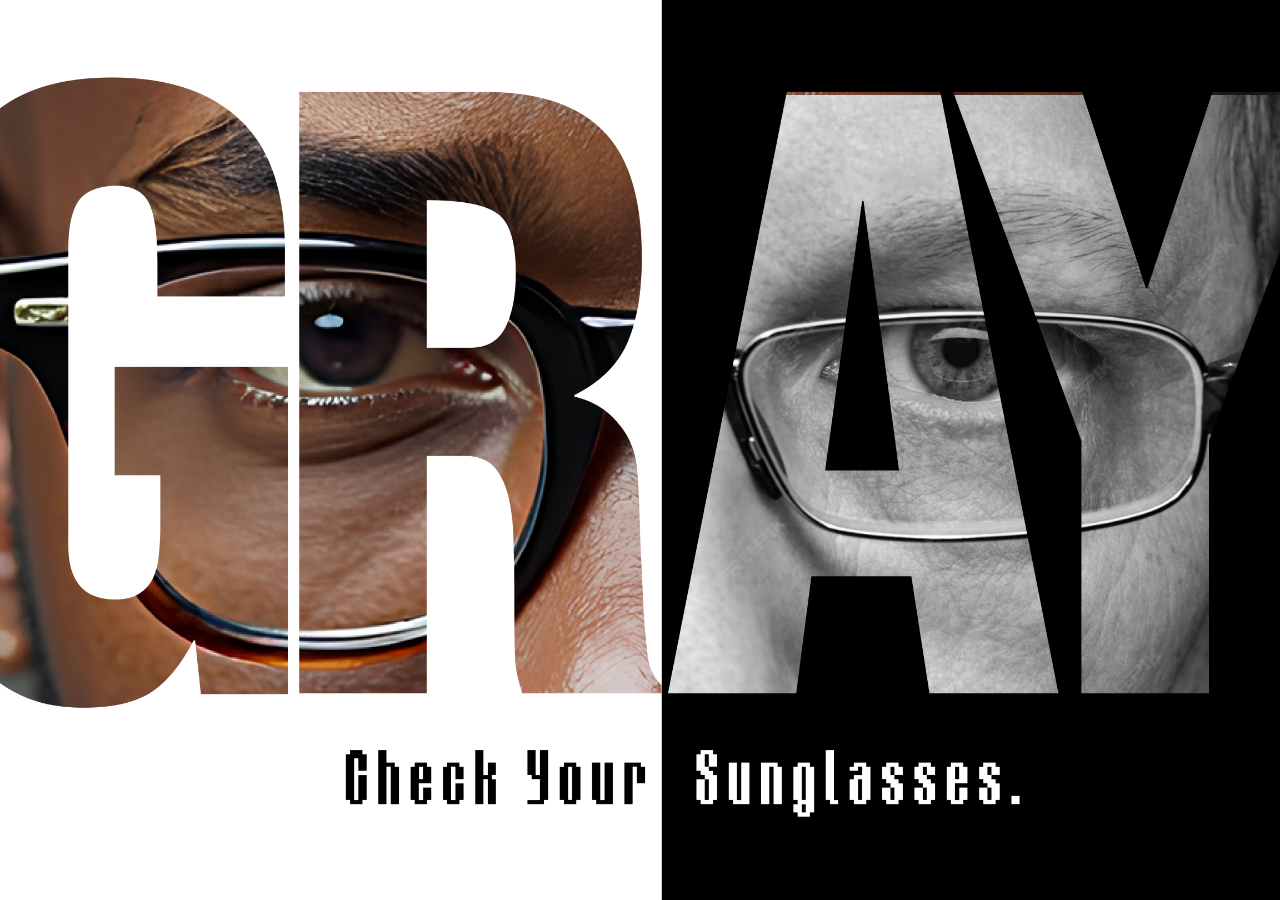
<file: index.html>
<!doctype html>
<html lang="ko">
<head>
  <meta charset="utf-8" />
  <meta name="viewport" content="width=device-width, initial-scale=1" />
  <title>GRAY — Home</title>
  <style>
    html,body{height:100%}
    body{margin:0;background:#000}

    /* Fullscreen hero */
    .hero{position:relative;min-height:100dvh;isolation:isolate}
    .layer{position:absolute;inset:0;background-size:cover;background-position:center center;background-repeat:no-repeat;transition:opacity .6s ease}
    .layer.base{opacity:1}
    .layer.swap{opacity:0}

    /* Hover zones (left/right) */
    .zones{position:absolute;inset:0;display:grid;grid-template-columns:1fr 1fr;z-index:5}
    .zone{position:relative;cursor:pointer;}
    .zone::after{content:"";position:absolute;inset:0}
    /* NOTE: 시각적 표시가 필요하면 background-color: rgba(255,255,255,0.1); 등으로 영역 표시 가능 */

    .visually-hidden{
      position:absolute;
      width:1px;height:1px;
      padding:0;margin:-1px;
      overflow:hidden;
      clip:rect(0,0,0,0);
      white-space:nowrap;border:0;
    }
  </style>
</head>
<body>
  <section id="hero" class="hero" aria-label="홈 화면: GRAY">
    <div id="bg-base" class="layer base"></div>
    <div id="bg-swap" class="layer swap"></div>

    <!-- 왼/오른쪽 반쪽 호버 영역 -->
    <div class="zones" aria-hidden="true">
      <div id="zone-left" class="zone" title="Dark Mode"></div>
      <div id="zone-right" class="zone" title="White Mode"></div>
    </div>

    <p class="visually-hidden">
      왼쪽에 마우스를 올리면 두 번째 이미지, 오른쪽에 올리면 세 번째 이미지가 나타납니다.
      마우스를 떼면 기본 이미지로 돌아갑니다.
      왼쪽 클릭 시 white.html, 오른쪽 클릭 시 character.html로 이동합니다.
    </p>
  </section>

  <script>
    // ====== CONFIG ======
    const IMAGES = [
      'home1.png', // 기본(첫 화면)
      'home2.png', // 왼쪽 호버
      'home3.png', // 오른쪽 호버
    ];

    // ====== ELEMENTS ======
    const base = document.getElementById('bg-base');
    const swap = document.getElementById('bg-swap');
    const hero = document.getElementById('hero');
    const leftZone = document.getElementById('zone-left');
    const rightZone = document.getElementById('zone-right');

    // Preload
    IMAGES.forEach(src=>{ const i=new Image(); i.src=src; });

    // 초기 배경
    base.style.backgroundImage = `url('${IMAGES[0]}')`;
    swap.style.backgroundImage = `url('${IMAGES[0]}')`;

    function showImage(index){
      swap.style.backgroundImage = `url('${IMAGES[index]}')`;
      swap.style.opacity = 1;
    }
    function resetImage(){
      swap.style.opacity = 0;
      setTimeout(()=>{ swap.style.backgroundImage = `url('${IMAGES[0]}')`; }, 650);
    }

    // 마우스 인터랙션
    leftZone.addEventListener('mouseenter', ()=>showImage(1));
    rightZone.addEventListener('mouseenter', ()=>showImage(2));
    hero.addEventListener('mouseleave', resetImage);

    // 터치 인터랙션
    leftZone.addEventListener('touchstart', ()=>showImage(1), {passive:true});
    rightZone.addEventListener('touchstart', ()=>showImage(2), {passive:true});
    hero.addEventListener('touchend', resetImage);

    // 클릭 시 다른 페이지로 이동
    leftZone.addEventListener('click', () => {
      window.location.href = 'character2.html'; // 왼쪽 클릭 시 이동할 페이지
    });
    rightZone.addEventListener('click', () => {
      window.location.href = 'character.html'; // 오른쪽 클릭 시 이동할 페이지
    });

    // 키보드 접근
    window.addEventListener('keydown', (e)=>{
      if (e.key==='ArrowLeft') { showImage(1); }
      else if (e.key==='ArrowRight') { showImage(2); }
      else if (e.key==='Escape') { resetImage(); }
    });
  </script>
</body>
</html>
</file>
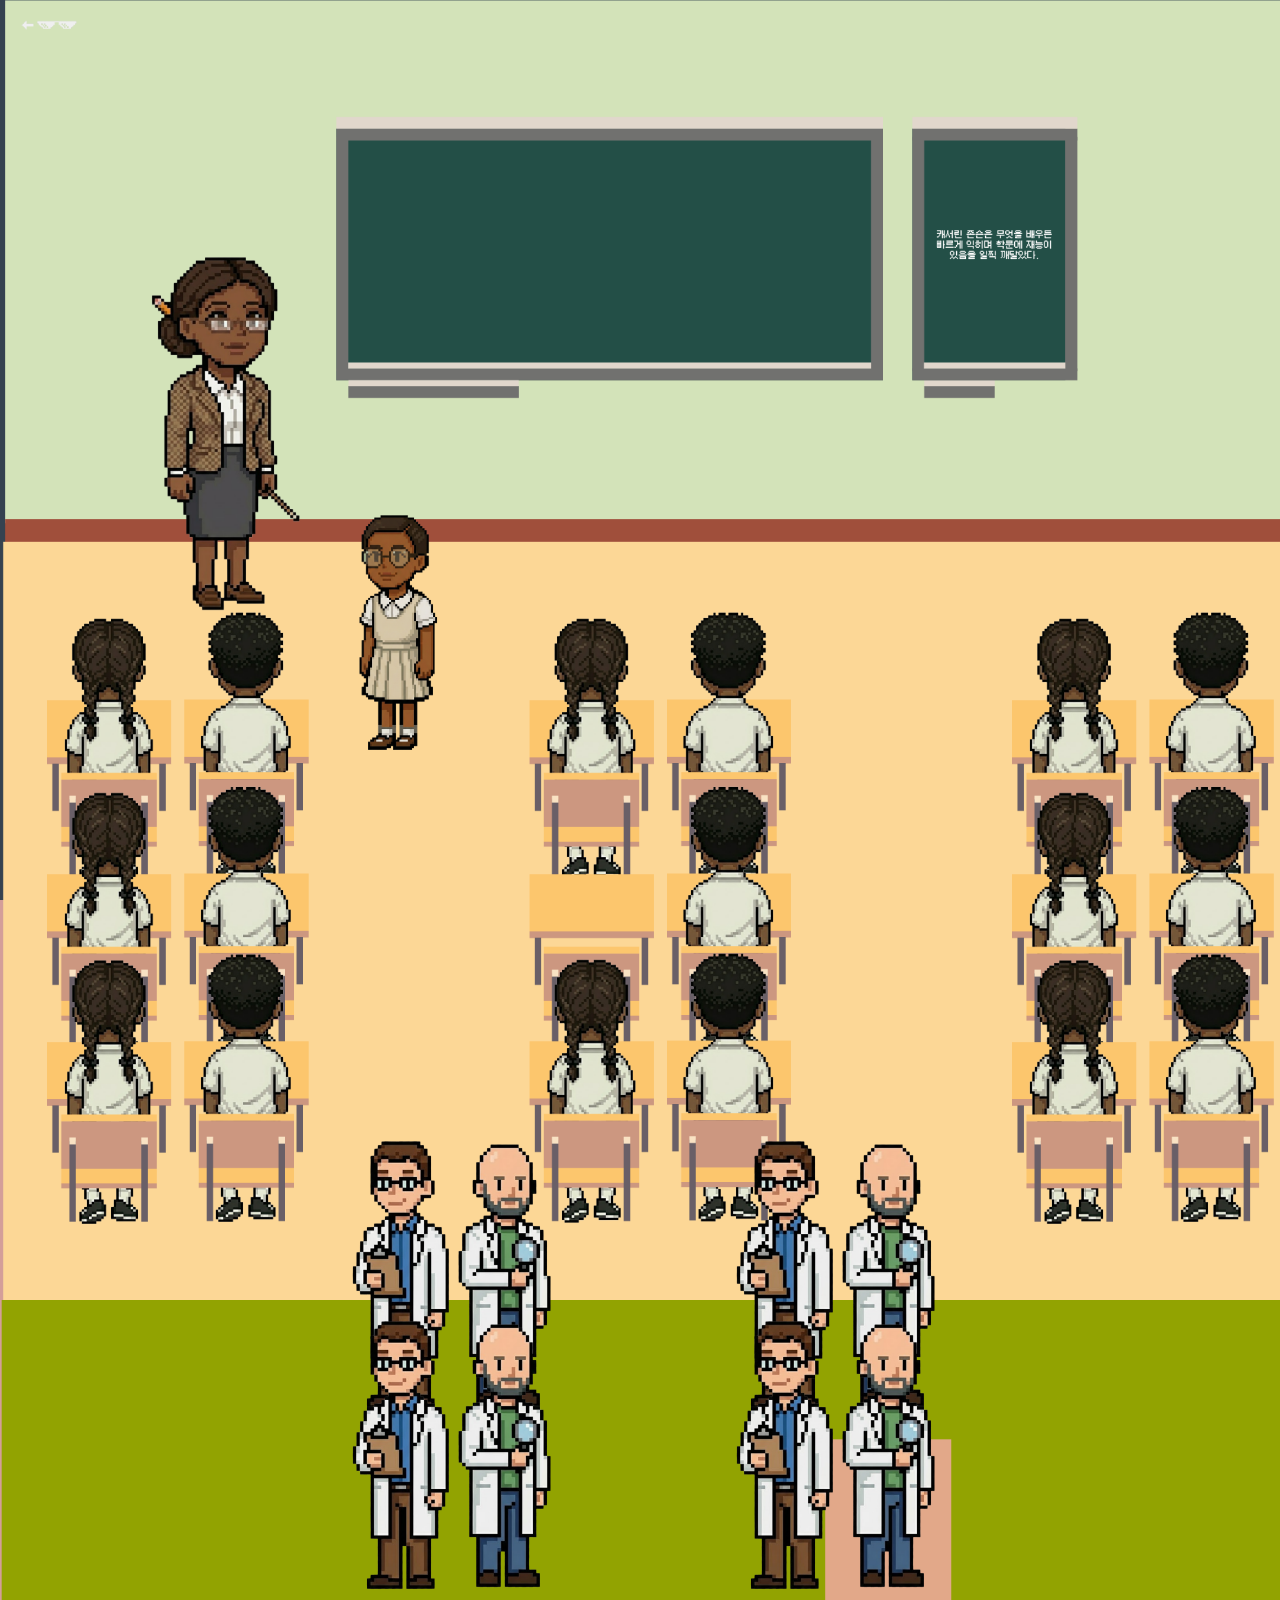
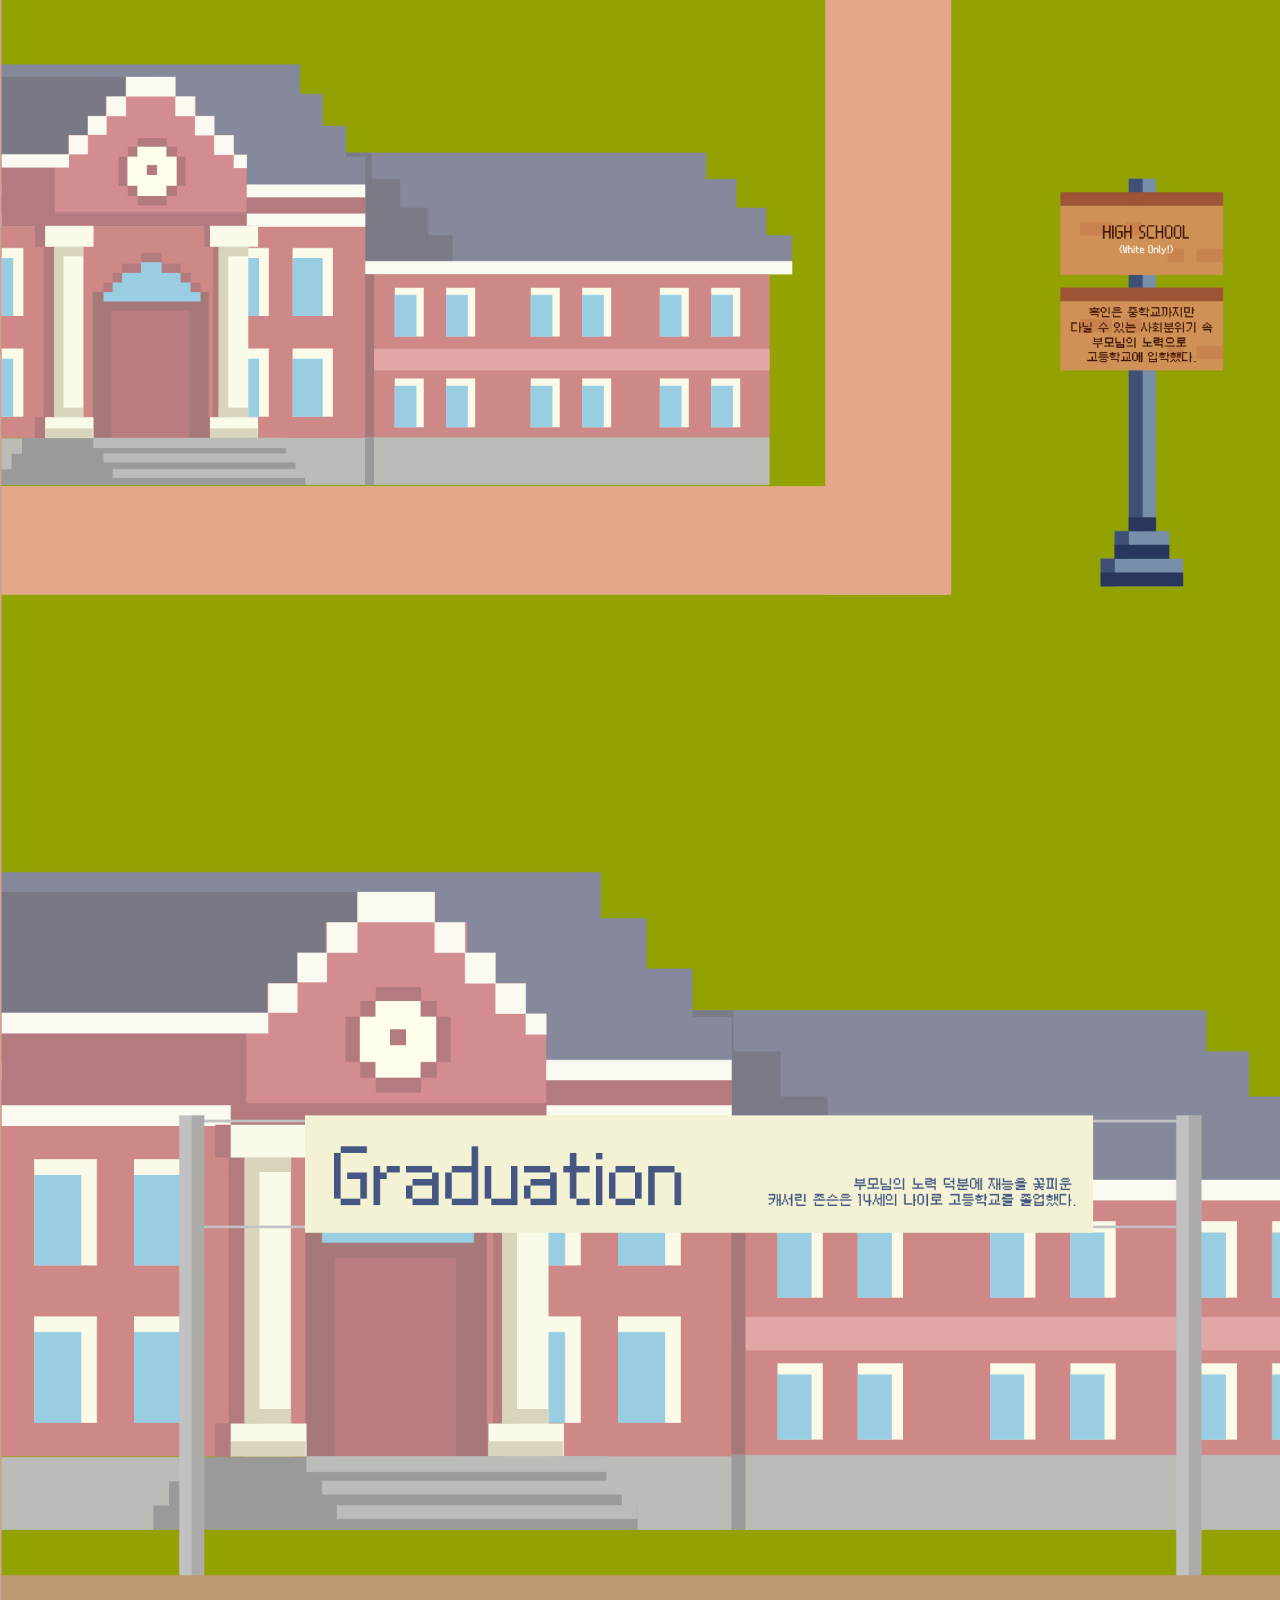
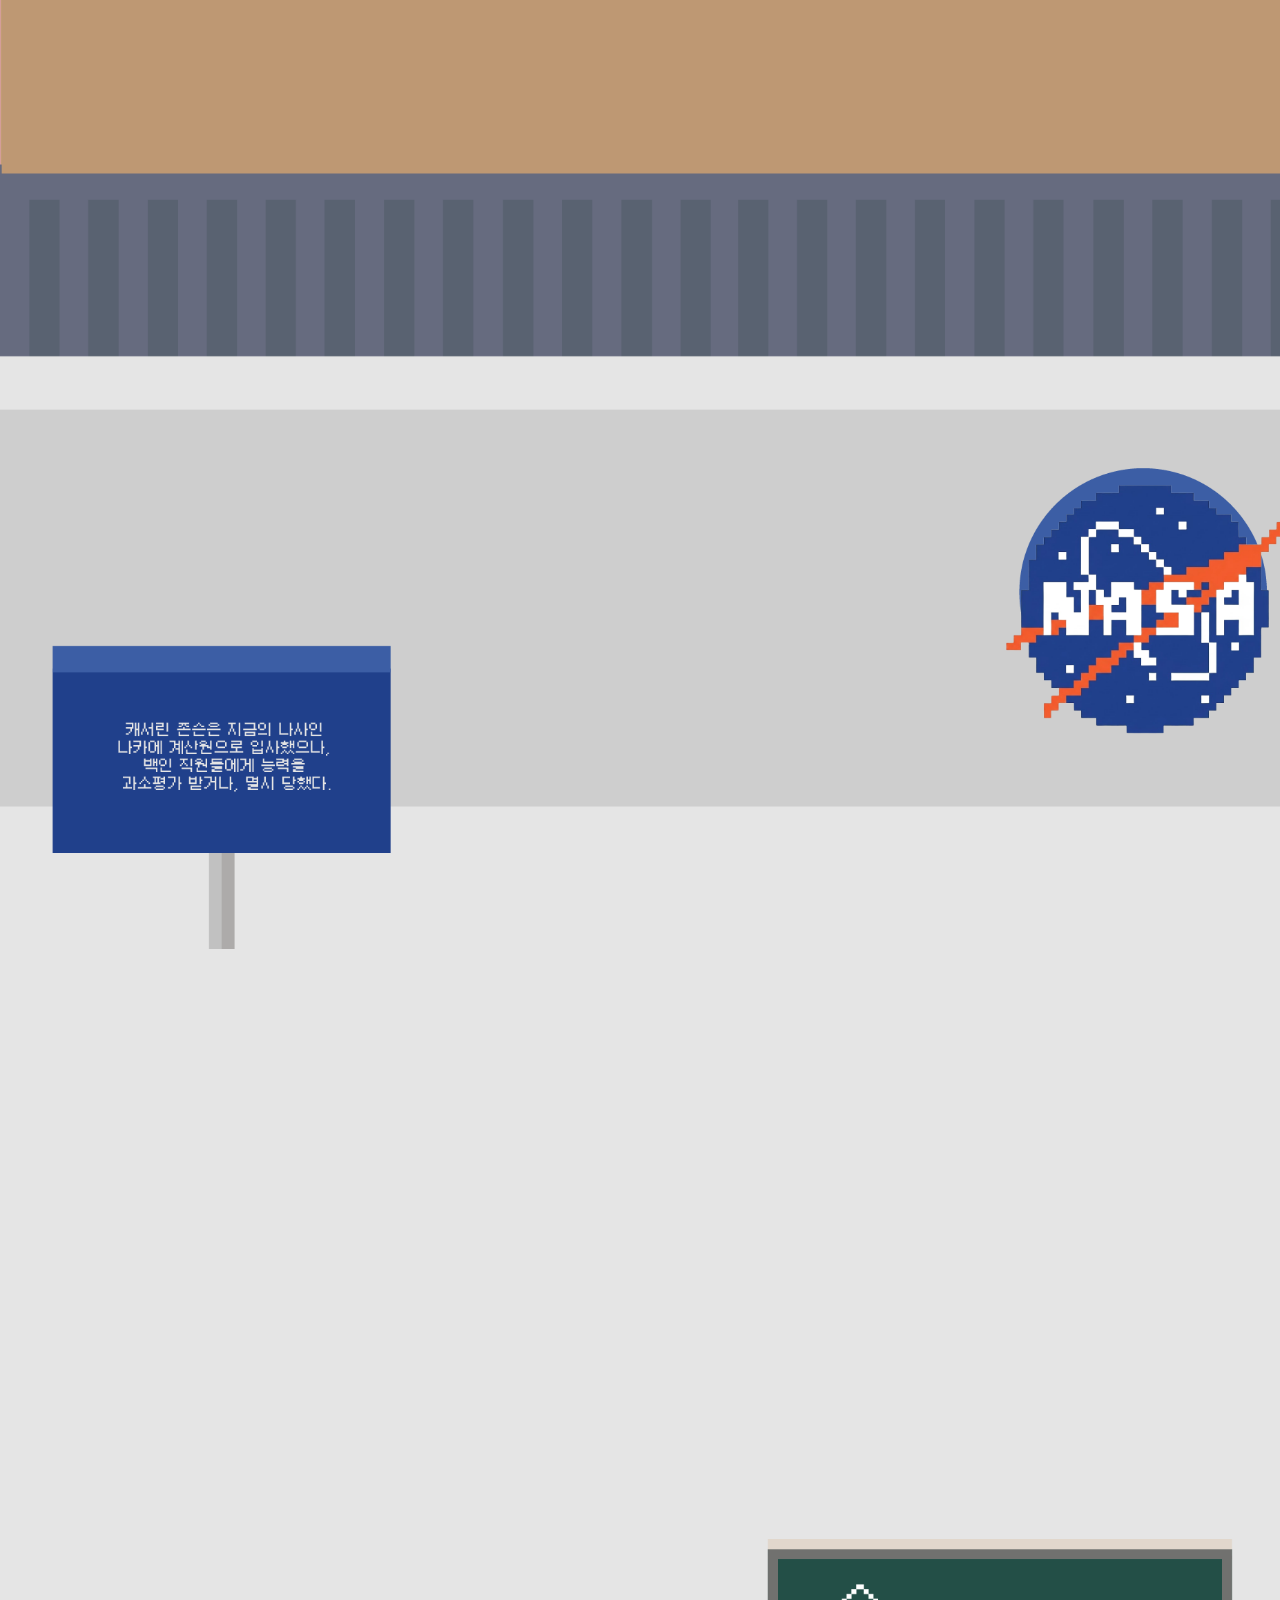
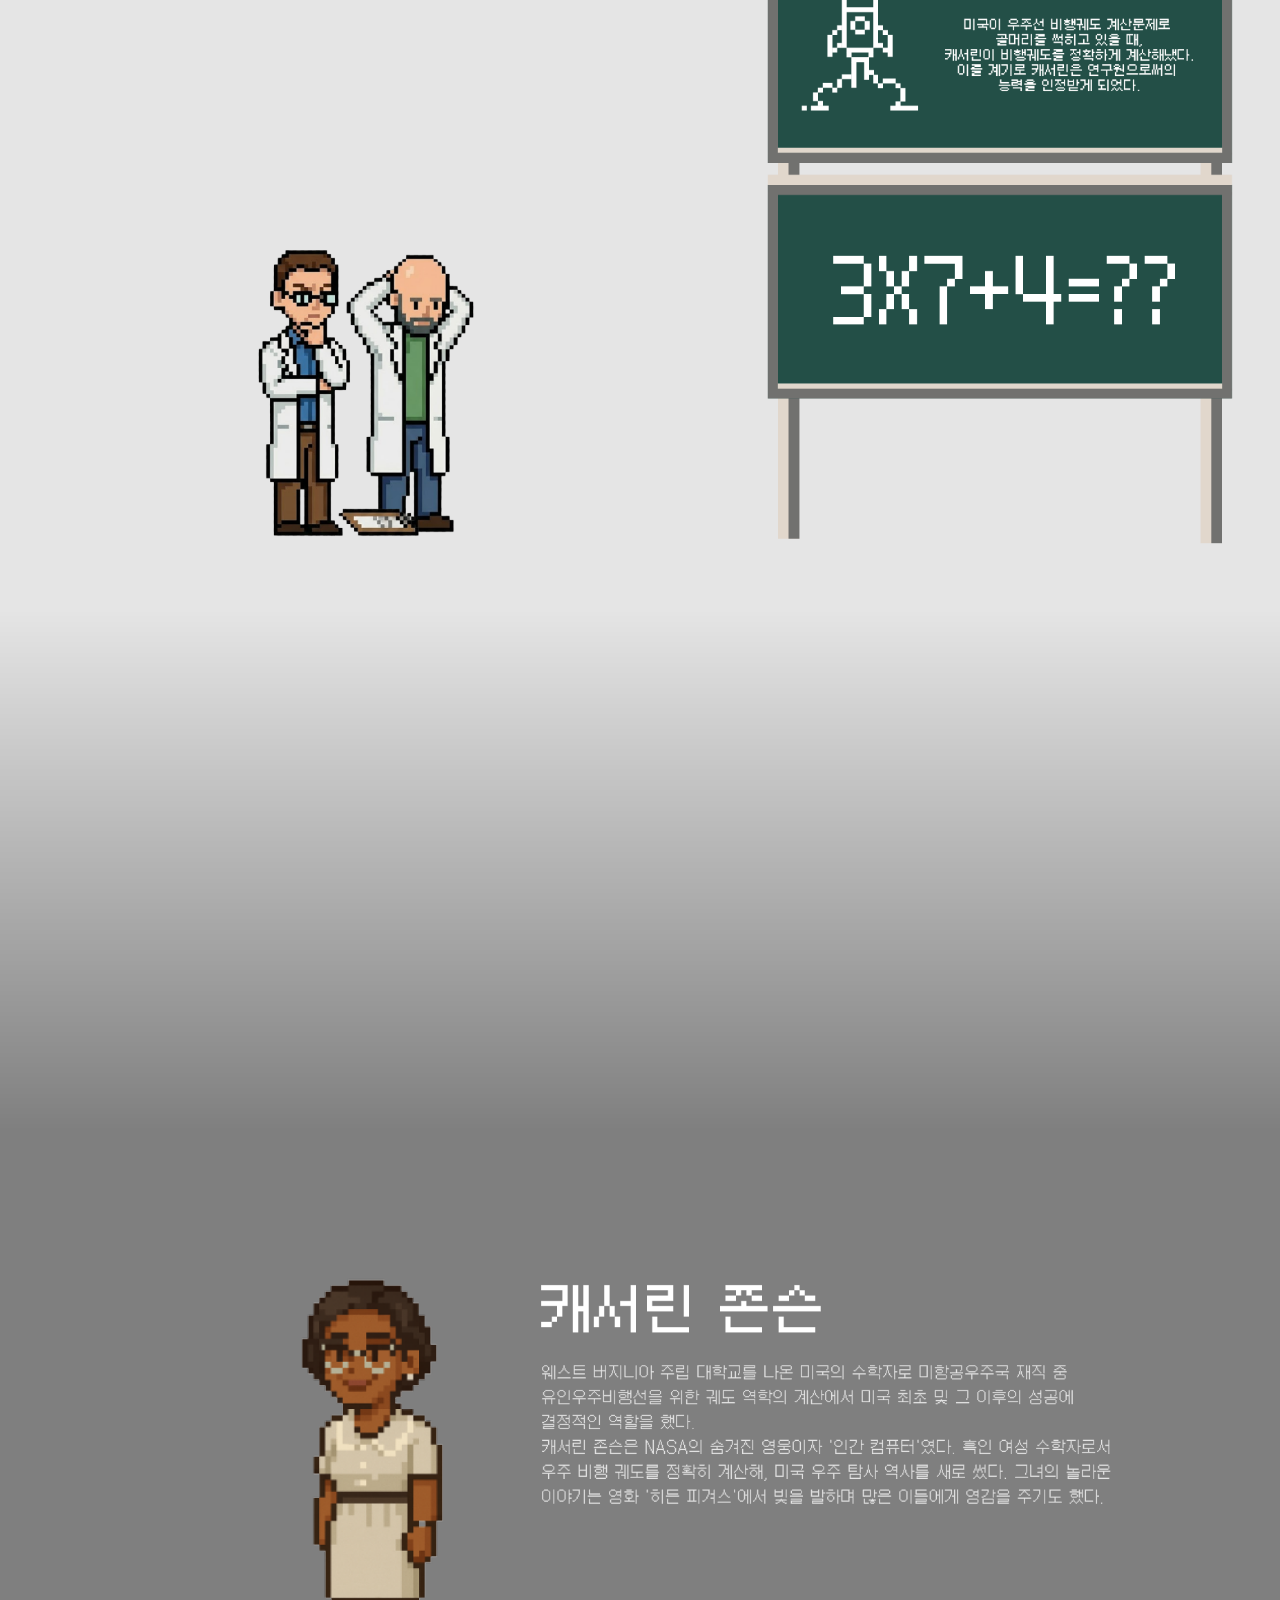
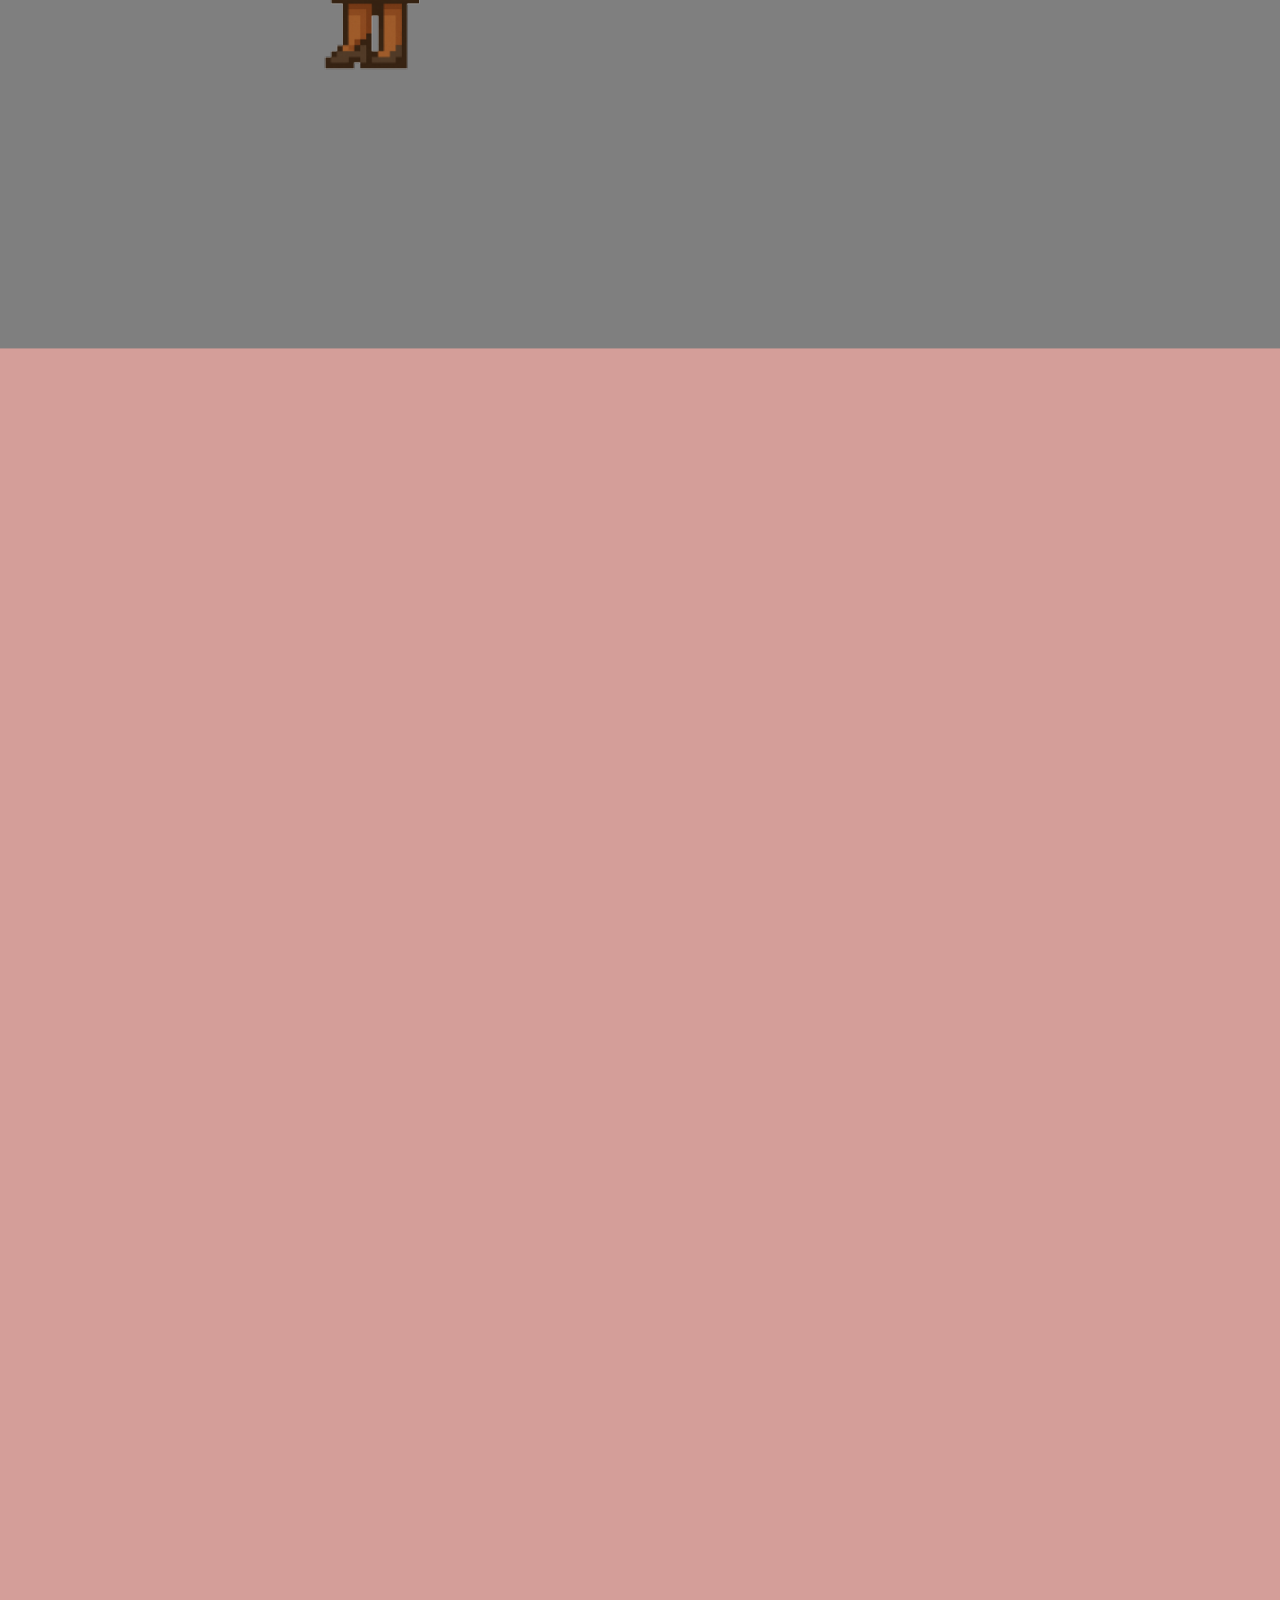
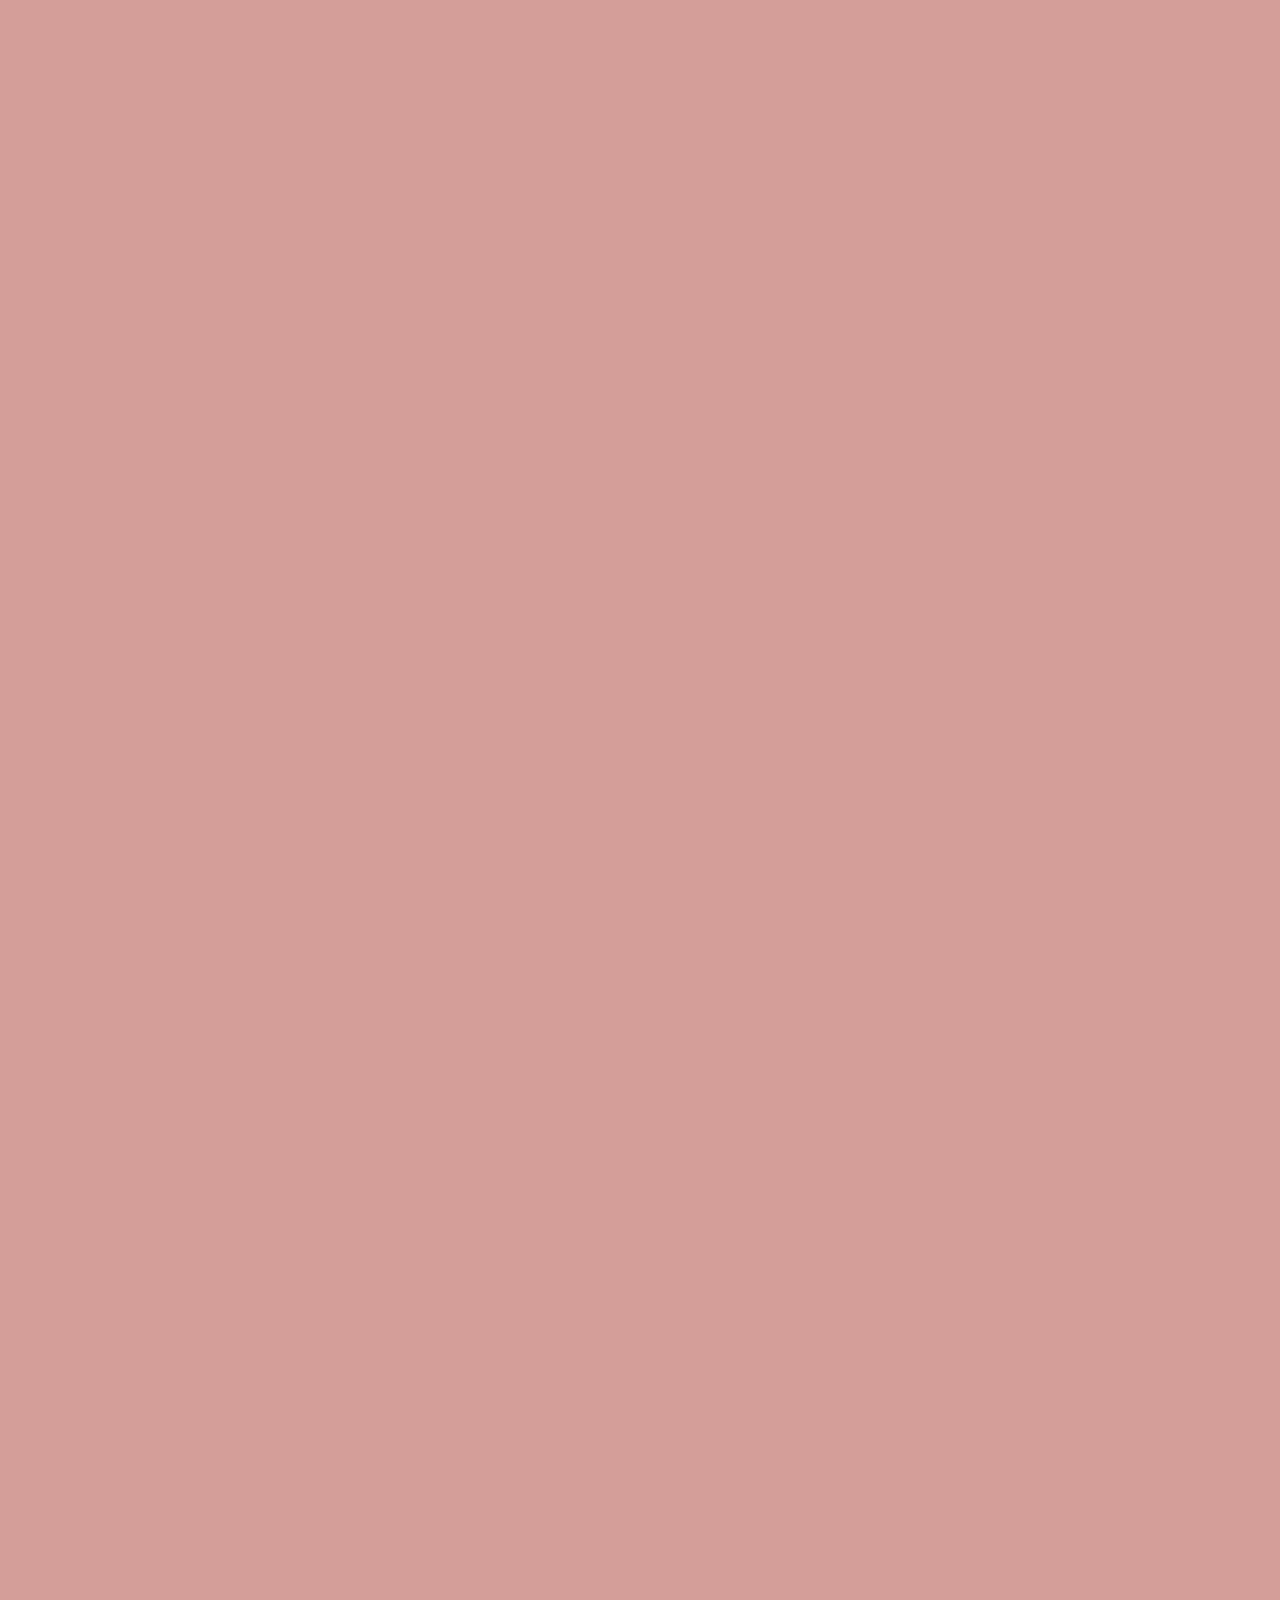
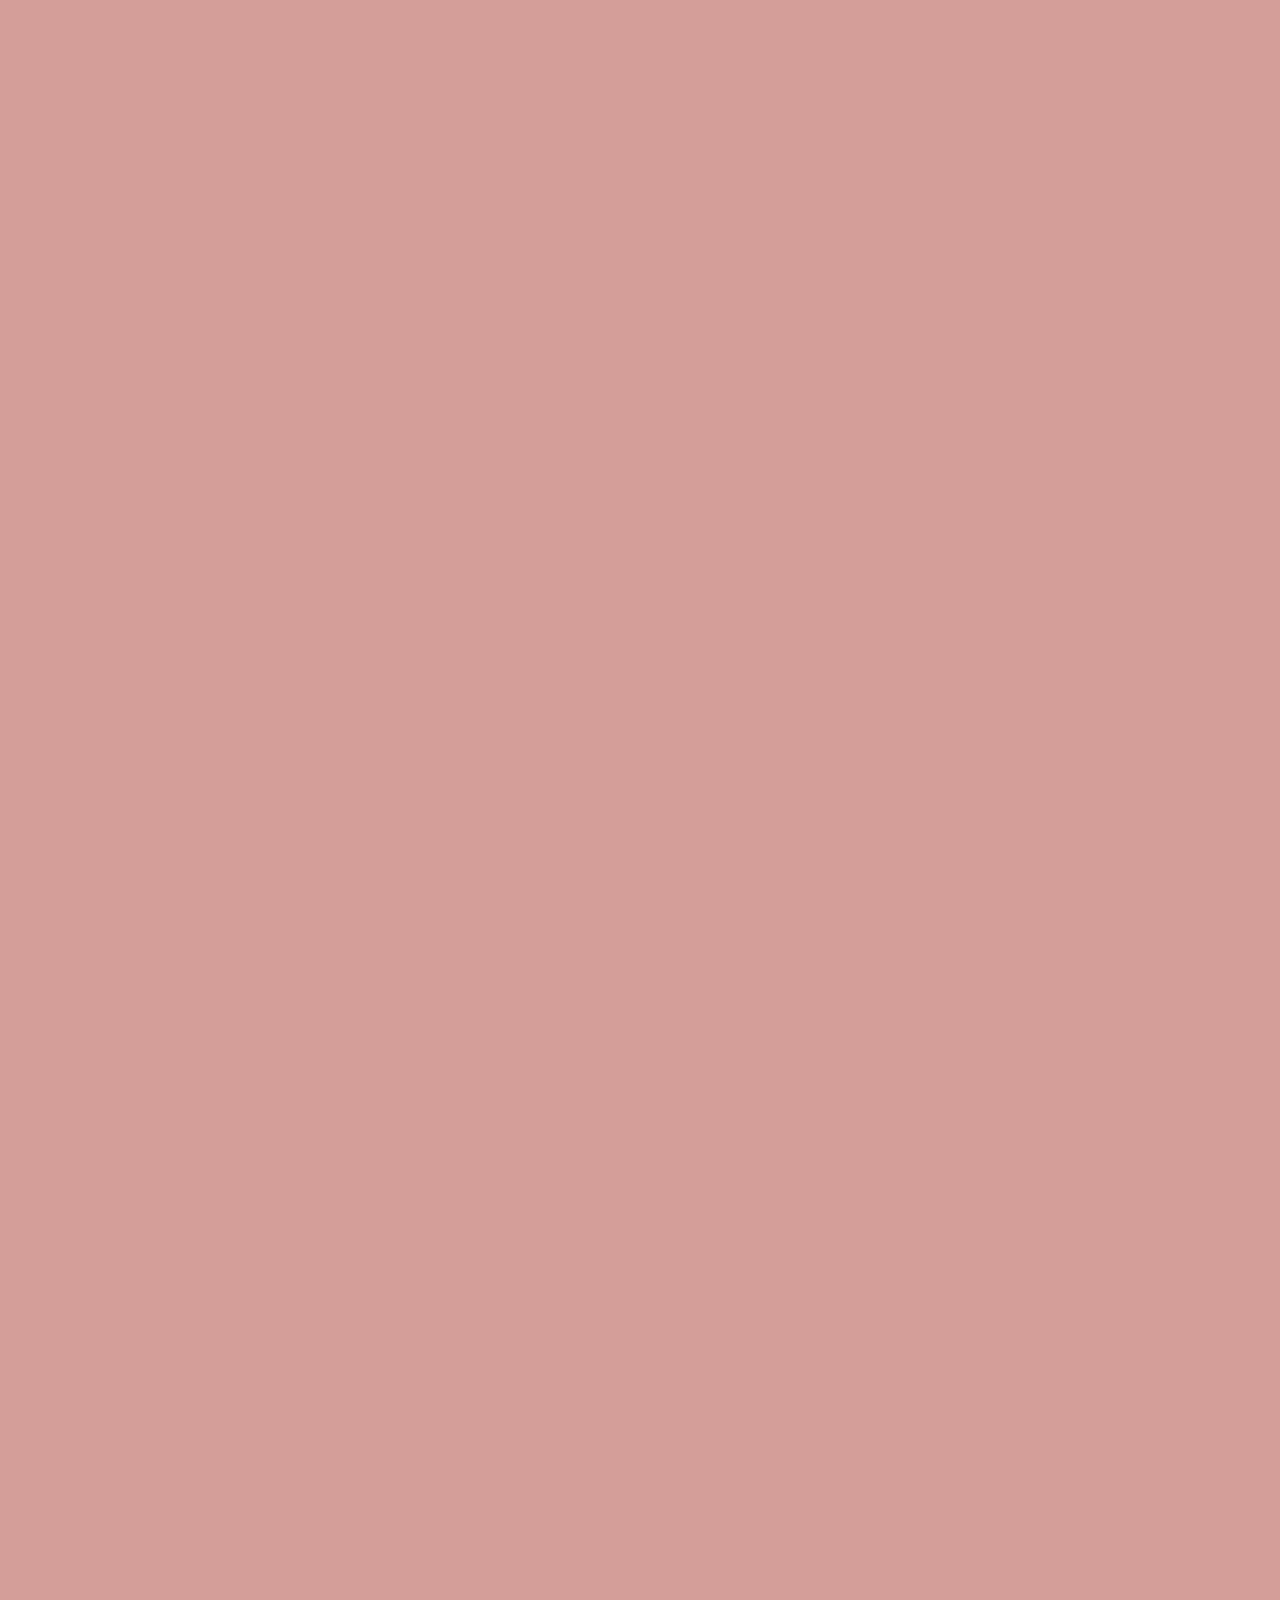
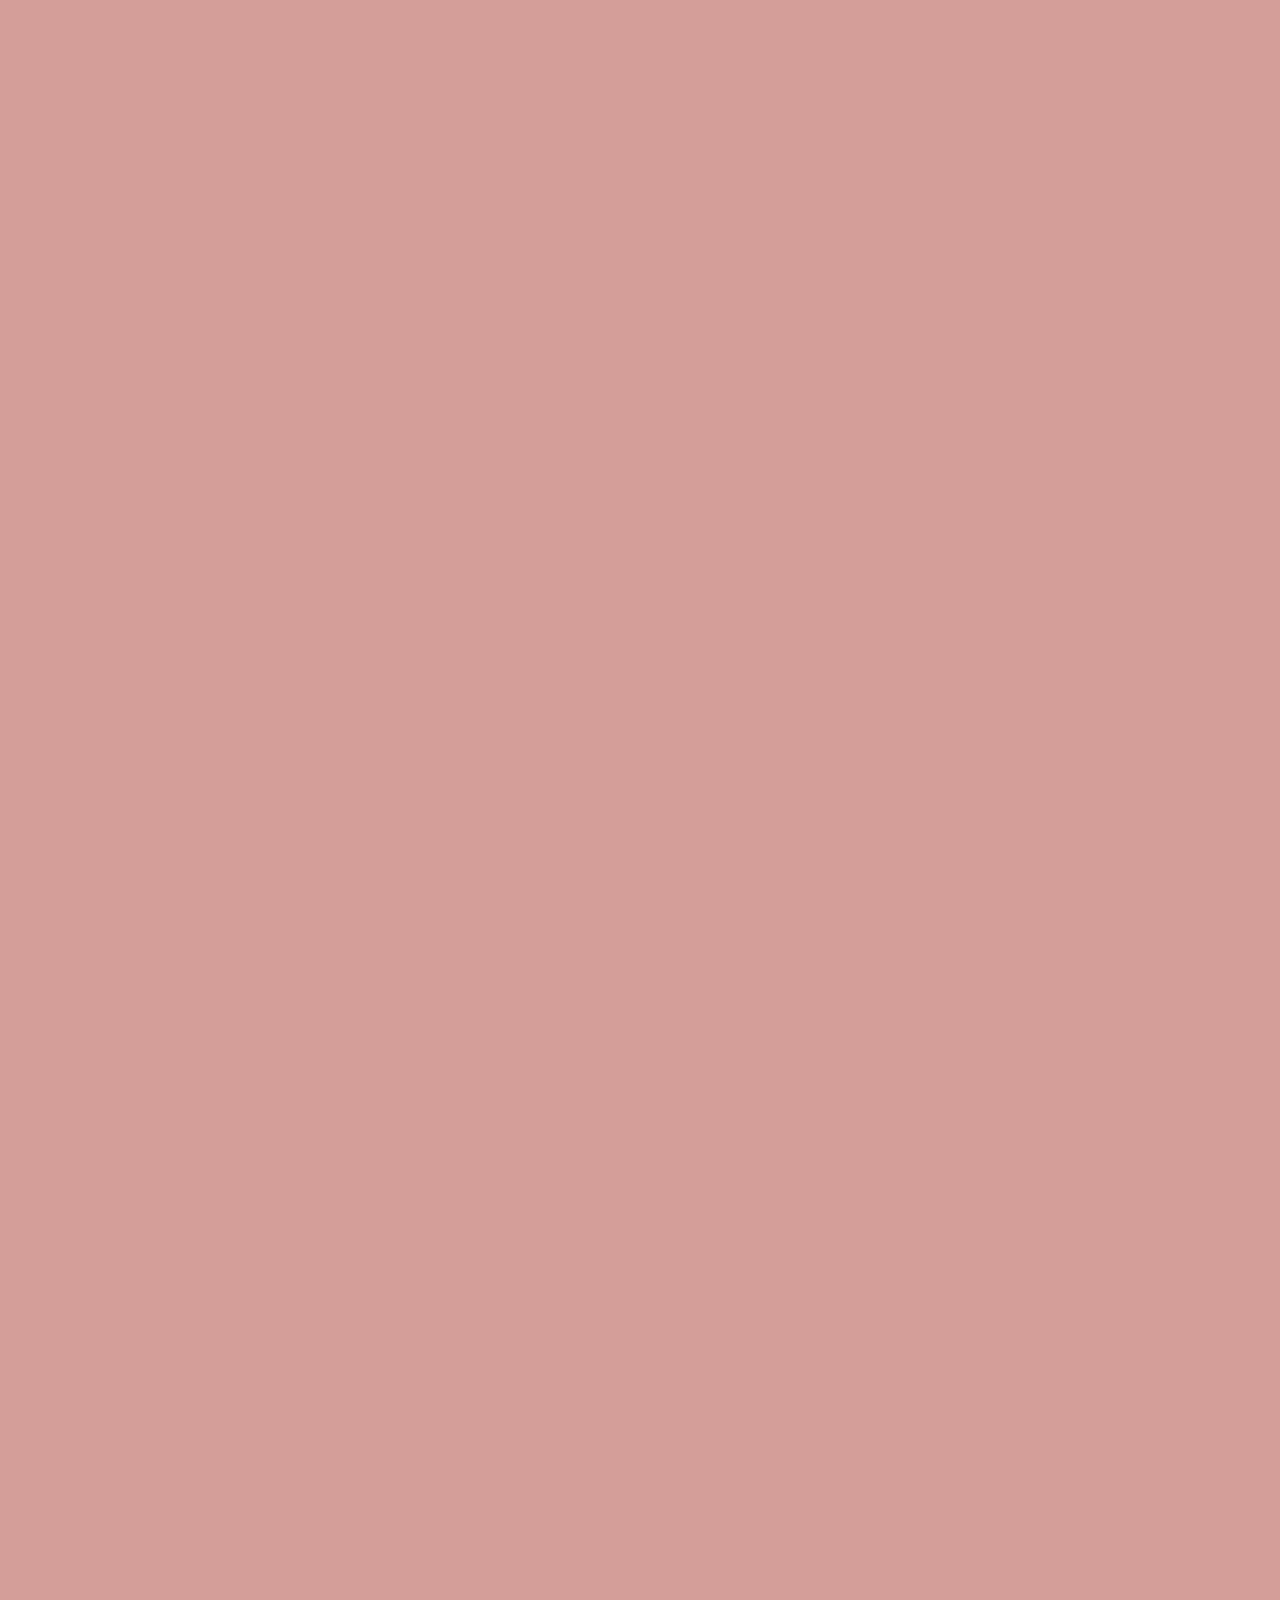
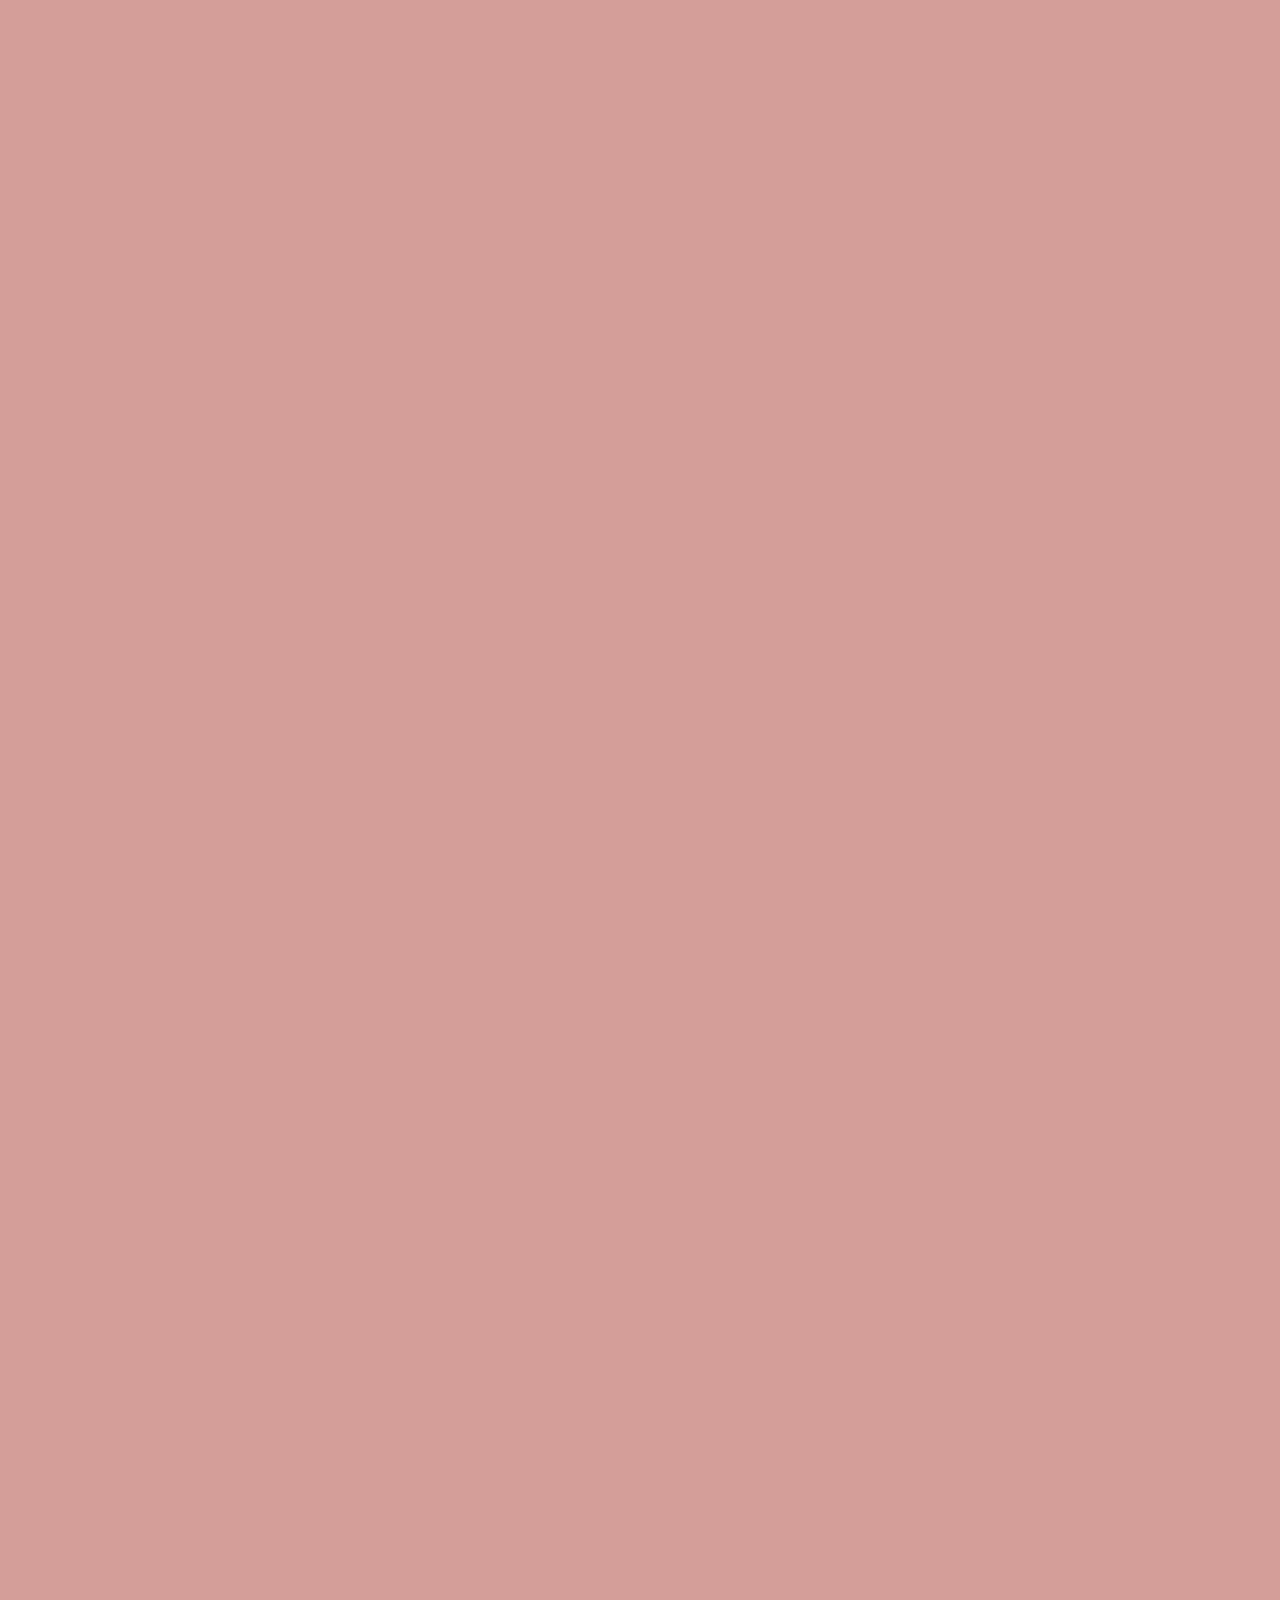
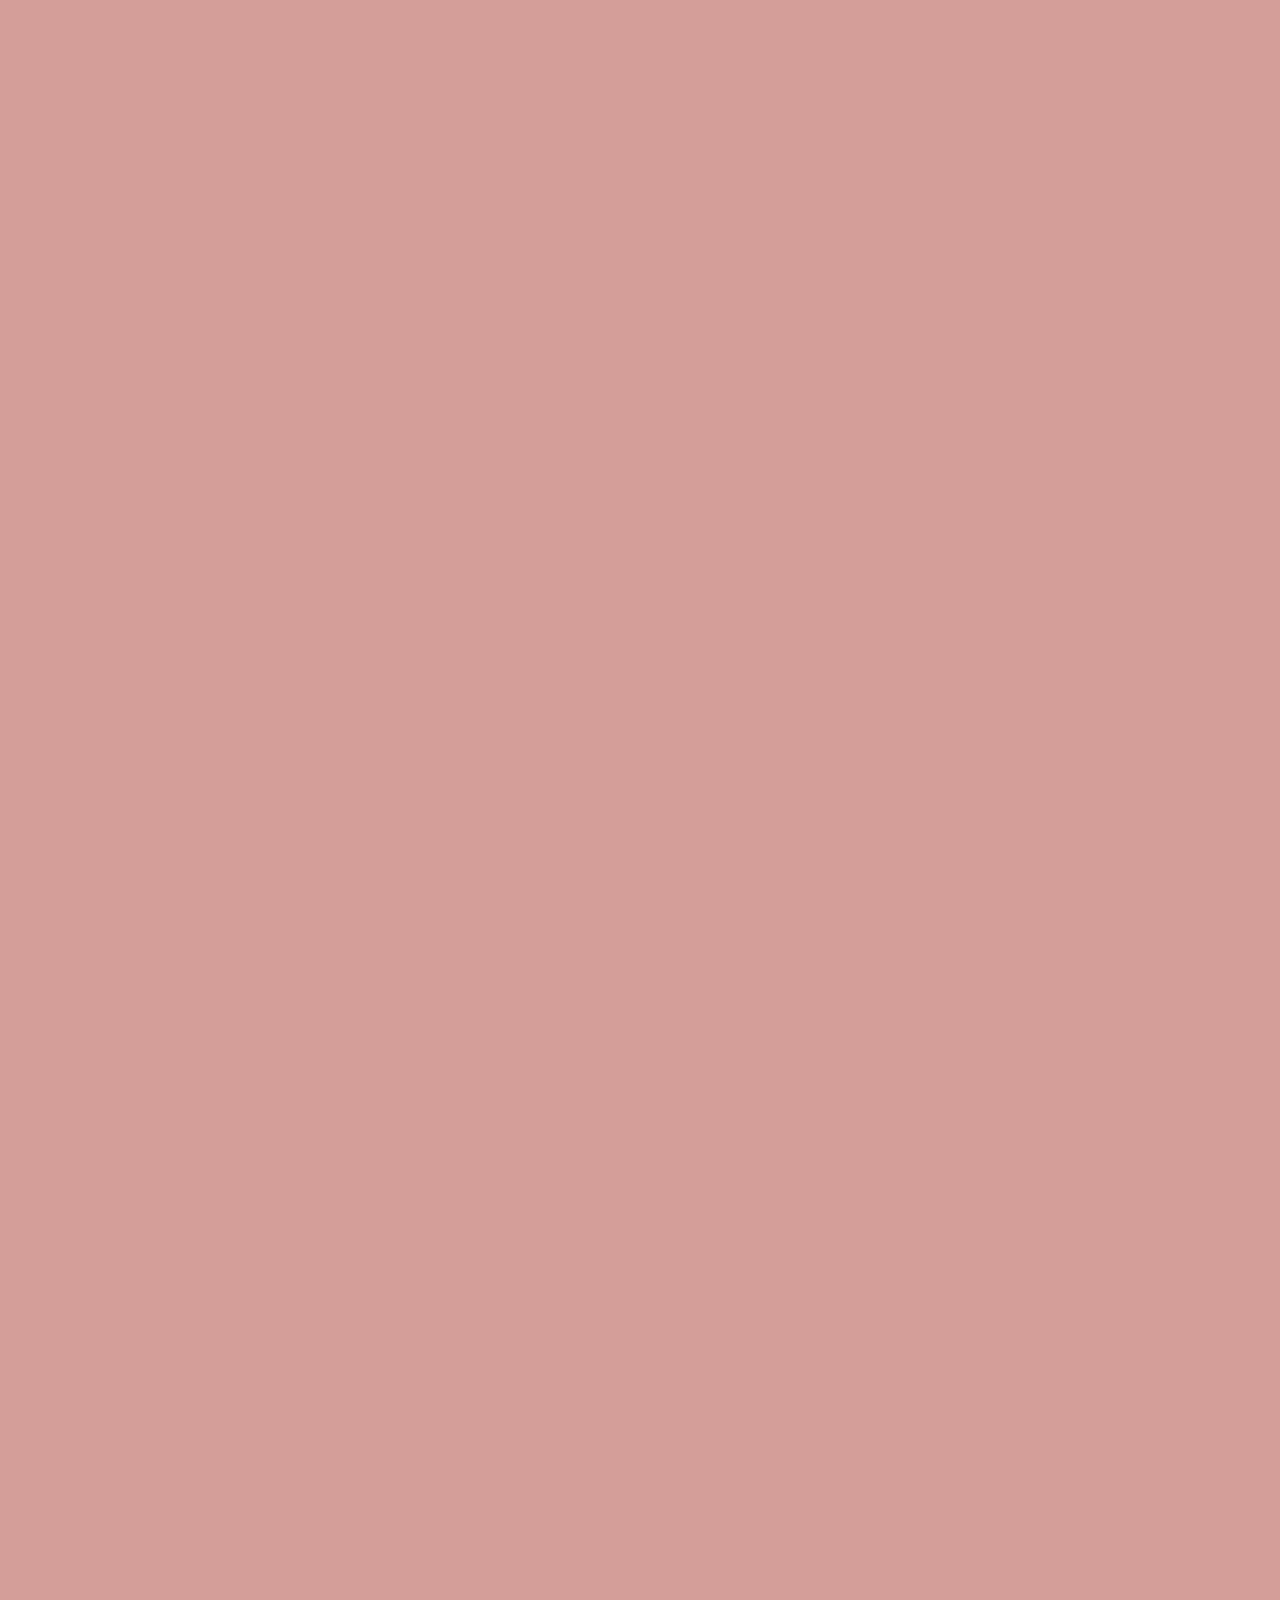
<file: catherine.html>
<!DOCTYPE html>

<html lang="en-GB">

<head>

    <meta charset="utf-8">

    <title>Minimal Skrollr Parallax with Character</title>

    <link rel="stylesheet" href="css/style.css">

   

    <meta name="viewport" content="width=device-width, initial-scale=1">

    <style>

        /* ==================== CSS 스타일 (퍼센트 기반) ==================== */

       

        /* 최소한의 테스트 스타일 */

        body { margin: 0; min-height: 20000; }

       

        /* 로딩 화면 스타일 */

        .loading {

            position: fixed; inset: 0;

            background: #6eb96c;

            color: white;

            display: grid;

            place-items: center;

            z-index: 1000;

        }

       

        /* 컨테이너 스타일 */

        .container {

            display: none;

            width: 100%;

            height: 100%;

        }

       

        /* Scene은 고정된 뷰포트 영역 */

        .scene {

            position: fixed;

            inset: 0;

        }

       

        /* 캐릭터 이미지 스타일 */

        .character-img {

            position: absolute;

            width: 14%;

            height: auto;

            left: 30%;

            top: 26%;

        }

        /* 그로기 데니*/

        .groggydeny {

            position: absolute;

            width: 17%;

            height: auto;

            left: 20%;

            top: 50%;

        }


       

        /* .box 스타일 (트럭 및 No Entry) */

        .box {

            position: absolute;

            width: 14%;

            height: auto;

            background-color: transparent;

            color: white;

            text-align: center;

            line-height: 100px;

        }



        /* 맞을때 먼지 */

        .number {

            position: absolute;

            width:0.5%;

            height: auto;

            background-color: transparent;

            color: white;

            text-align: center;

            line-height: 100px;

        }

        .minus {

            position: absolute;

            width:5%;

            height: auto;

            background-color: transparent;

            color: white;

            text-align: center;

            line-height: 100px;

        }
       

        /* 배경 이미지 스타일 (HTML 내 img 태그에 적용할 스타일) */

        .background-layer {

            position: absolute;

            width: 104%;

            min-height: 100%;

            z-index: -1;

            top: 0;

            left: 0;

        }

           .back-btn{
  position:fixed;
  top:20px; left:20px;
  background:none;          /* 배경 제거 */
  border:none;              /* 테두리 제거 */
  padding:0;                /* 여백 제거 */
  cursor:pointer;
  z-index:10;
}

.back-btn img{
  width:60px;               /* 버튼 이미지 크기 */
  height:auto;
  display:block;
  transition:filter .2s ease;
}

.back-btn:hover img{
  filter:brightness(1.2);   /* 호버 시 살짝 밝게 */
}

    .back-btn:active{
      transform:translateY(0);
    }

#footer {
        position: absolute; /* ⬅️ fixed에서 absolute로 변경 */
        top: 100; /* ⬅️ min-height가 끝나는 페이지 맨 아래에 배치 */
        left: 5%;
        width: 100%;
        height: 75%;
        background-color: rgba(0, 0, 0, 0);
        display: flex;
        justify-content: center;
        align-items: center;
        z-index: 1000;
    }
.footer-button {
    
    margin:  10%; /* ⬅️ 좌우 간격을 10px에서 30px로 늘림 */
    background-color: rgba(0, 0, 0, 0);
    border: none;
    cursor: pointer;
    font-weight: bold;
    border-radius: 5px;
}
    </style>

</head>

<body>

    <!-- 🔙 뒤로가기 버튼 -->
<button class="back-btn" onclick="history.back()">
  <img src="back2.png" alt="뒤로가기" />
</button>


    <div id="skrollr-body">

       

        <div class="loading">

            Loading...

        </div>

       

        <div class="container">

           

            <div class="scene">

               

                <img src="catherinemap.png" alt="Parallax Background Map" class="background-layer"

                    data-0="transform: translateY(0%) translateX(0%);" /* ⬅️ 3%로 조정 */
                    data-1000="transform: translateY(0%) translateX(0%);" /* ⬅️ 3%로 조정 */

                    data-1600="transform: translateY(-23%) translateX(0%);" /* ⬅️ 3%로 조정 */

                    data-5000="transform: translateY(-23%) translateX(0%);" /* ⬅️ 3%로 조정 */
                    data-5800="transform: translateY(-39.5%) translateX(0%);" /* ⬅️ 3%로 조정 */
                    data-7700="transform: translateY(-39.5%) translateX(0%);" /* ⬅️ 3%로 조정 */
                    data-13000="transform: translateY(-70%) translateX(0%);" /* ⬅️ 3%로 조정 */
                    data-14500="transform: translateY(-70%) translateX(0%);" /* ⬅️ 3%로 조정 */


                    data-19000="transform: translateY(-88%) translateX(0%);" /* ⬅️ 3%로 조정 */


                   
               >

               

                     <img src="graduation.png" alt="No Entry Image" class="box" style="top: 30%;" /* 캐서린 졸업  */

                   

                    data-5800="left: 110%; top: 50%; opacity: 1;"

                    data-6200="left: 43%; top: 50%; opacity: 1;"

                    data-8000="left: 43%; top: 50%; opacity: 1;"

                    data-9000="left: 43%; top: 50%; opacity: 0;"

                     >

                <img src="desk.png" alt="No Entry Image" class="box" style="top: 30%;"   

                    data-6000="left: -20%; top: 55%; opacity: 1;"

                    data-6400="left: 43%; top: 55%; opacity: 1;"

                    data-7300="left: 43%; top: 55%; opacity: 1;"

                    data-7700="left: 120%; top: 55%; opacity: 1;"

                   
                     >

                     <img src="answer.png" alt="Denny's Car Image" class="box" /* 칠판 답  */

                   
                    data-13649="left: 63%; top: 48%; opacity: 0; width: 30.5%;"

                    data-13650="left: 63%; top: 49.5%; opacity: 1;"
                    
                    data-14500="left: 63%; top: 49.5%; opacity: 1;"
                    
                    data-16500="left: 63%; top: -38%; opacity: 1;"
                    >
                    

                     <img src="ca.png" alt="No Entry Image" class="box" style="top: 30%;" /* 캐서린 성인  */

                   

                    data-8500="left: 42.5%; top: 50%; opacity: 0; width: 15%;"

                    data-9500="left: 42.5%; top: 50%; opacity: 1;"

                    data-13300="left: 42.5%; top: 50%; opacity: 1;"

                data-13600="left: 85%; top: 50%; opacity: 1;"
                data-13650="left: 85%; top: 50%; opacity: 1;"

                data-13950="left: 42.5%; top: 50%; opacity: 1;"

                data-14700="left: 42.5%; top: 50%; opacity: 1;"
                data-16700="left: 42.5%; top: 50%; opacity: 0;"

                     >
                     

                <img src="coworker.png" alt="No Entry Image" class="box" style="top: 30%;"   /* 동료  */

                    
                    
                    data-10000="left: 25%; top: 120%; opacity: 1; width: 20%;"

                    data-10500="left: 25%; top: 35%; opacity: 1;"
                    
                    

                    data-12000="left: 15%; top: -25%; opacity: 0;"
                    
                    >

                    <img src="coworker.png" alt="No Entry Image" class="box" style="top: 30%;"   
                    
                    data-10000="left: 55%; top: 120%; opacity: 1; width: 20%;"

                    data-10500="left: 55%; top: 35%; opacity: 1;"

                   

                    data-12000="left: 75%; top: -25%; opacity: 0;"
                    
                    
                    >
                               

                    <img src="coworker.png" alt="No Entry Image" class="box" style="top: 30%;"   /* 동료  */

                    data-10000="left: 25%; top: 140%; opacity: 1; width: 20%;"

                    data-10500="left: 25%; top: 55%; opacity: 1;"

                    data-12000="left: 15%; top: -5%; opacity: 0;"
                    
                    >

                   

                    <img src="coworker.png" alt="No Entry Image" class="box" style="top: 30%;"

                    
                    data-10000="left: 55%; top: 140%; opacity: 1; width: 20%;"

                    data-10500="left: 55%; top: 55%; opacity: 1;"


                    data-12000="left: 75%; top: -5%; opacity: 0;"

                >



                <img src="headmaster.png" alt="No Entry Image" class="box" style="top: 30%;"   /* 교장  */



                    data-1700="left: 0%; top: 50%; opacity: 0;"

                    data-2100="left: 15%; top: 50%; opacity: 1;"

                    data-5000="left: 15%; top: 50%; opacity: 1;"

                    data-5500="left: 15%; top: -50%; opacity: 0;"

                    >

                    <img src="parents.png" alt="No Entry Image" class="box" style="top: 30%;" /* 캐서린 부모  */


                    data-2200="left: 62%; top: -30%; opacity: 0;"

                    data-2400="left: 62%; top: 50%; opacity: 1;"

                    data-2600="left: 30%; top: 50%; opacity: 1;"

                    data-5000="left: 30%; top: 50%; opacity: 1;"

                    data-5500="left: 30%; top: -50%; opacity: 0;"

                    
                    
                    >

                    
                    
            


                 <img src="11.png" alt="dust" class="number" style="top: 30%;" /* 1  */
                 
                 data-99="left: 35%; top: 30%; opacity: 0;"

                    data-100="left: 35%; top: 30%; opacity: 1;"

                    data-1000="left: 35%; top: 30%; opacity: 1;"

                    data-1050="left: 35%; top: -15%; opacity: 1;"
                    
                 
                 >


                 <img src="minus.png" alt="dust" class="minus" style="top: 30%;" /* -  */
                 
                 data-199="left: 38%; top: 36%; opacity: 0;"
                  
                    data-200="left: 38%; top: 36%; opacity: 1;"

                    data-1000="left: 38%; top: 36%; opacity: 1;"

                    data-1050="left: 38%; top: -15%; opacity: 1;"
                   
                 >

                 
                 <img src="11.png" alt="dust" class="number" style="top: 30%;" /* 1  */
                 
                 data-299="left: 46%; top: 30%; opacity: 0;"
                  
                    data-300="left: 46%; top: 30%; opacity: 1;"

                    data-1000="left: 46%; top: 30%; opacity: 1;"

                    data-1050="left: 46%; top: -15%; opacity: 1;"
                 >

                 <img src="equal.png" alt="dust" class="minus" style="top: 30%;" /* 1  */
                 
                 data-399="left: 50%; top: 34%; opacity: 0;"
                  
                    data-400="left: 50%; top: 34%; opacity: 1;"

                    data-1000="left: 50%; top: 34%; opacity: 1;"

                    data-1050="left: 50%; top: -15%; opacity: 1;"
                 >

                  <img src="zero.png" alt="dust" class="number" style="top: 30%;" /* 1  */
                 
                 data-499="left: 58%; top: 30%; opacity: 0;  width: 3.5%" 
                  
                    data-500="left: 58%; top: 30%; opacity: 1;"

                    data-1000="left: 58%; top: 30%; opacity: 1;"

                    data-1050="left: 58%; top: -15%; opacity: 1;"
                 >

                  <img src="cayouth.png" alt="cayouth" class="box"  /* 어린시절  */

                    data-0="left: 24%; top: 55%;" 
                    
                    data-600="left: 62%; top: 55%;" 


                    data-3800="left: 62%; top: 55%;"

                    data-4000="left: 6%; top: 55%; opacity: 1;"

                    data-4050="left: 6%; top: 40%; opacity: 0;"


                >

                <img src="wall.png" alt="cayouth" class="box"  /* 교실벽  */

                  

                    data-1100="left: 0%; top: 100%; opacity: 0; width: 100%"

                    data-1100="left: 0%; top: 22%; opacity: 1;"

                    data-1300="left: 0%; top: 25%; opacity: 1;"

                    data-1500="left: 0%; top: -60%; opacity: 1;"

                    data-6000="left: 0%; top: -700%;"

                >

                  <img src="chat/nocolored.png" alt="Denny's Car Image" class="box" /* 교장멘트 */

                   
                    data-2099="left: 23%; top: 30%; opacity: 0;"

                    data-2100="left: 23%; top: 30%; opacity: 1;"
                    data-4999="left: 23%; top: 30%; opacity: 1;"
                    data-5000="left: 23%; top: 30%; opacity: 0;"
                    >

                    <img src="chat/yescolored.png" alt="Denny's Car Image" class="box"

                   
                    data-3099="left: 30%; top: 30%; opacity: 0;"

                    data-3100="left: 30%; top: 30%; opacity: 1;"
                    data-4499="left: 30%; top: 30%; opacity: 1;"
                    data-4500="left: 30%; top: 30%; opacity: 0;"
                    >

                    <img src="chat/okay.png" alt="Denny's Car Image" class="box"  /* 교장 수긍 */

                   
                    data-3699="left: 23%; top: 30%; opacity: 0;"

                    data-3700="left: 23%; top: 30%; opacity: 1;"
                    data-4999="left: 23%; top: 30%; opacity: 1;"
                    data-5000="left: 23%; top: 30%; opacity: 0;"
                    >

                    <img src="chat/byebye.png" alt="Denny's Car Image" class="box"

                   
                    data-6499="left: 50%; top: 30%; opacity: 0;"

                    data-6500="left: 50%; top: 30%; opacity: 1;"
                    data-7299="left: 50%; top: 30%; opacity: 1;"
                    data-7300="left: 50%; top: 30%; opacity: 0;"
                    >

                    
                    
                    
                
                    


           

 

            </div>



        </div>

    </div>

   

    <script src="js/jquery-1.8.2.min.js"></script>

    <script>window.jQuery || document.write('<script src="js/vendor/jquery-1.8.2.min.js"><\/script>')</script>

    <script src="js/skrollr.min.js"></script>

   

    <script type="text/javascript">

        $(document).ready(function() {

           

            $(window).load(function() {

                $('.loading').hide();

                $('.container').fadeIn();

            });



            skrollr.init({

                smoothScrolling: true,

                scale: 2,

                easing: 'swing'

            });


            // 💡 새로 추가된 기능: 오른쪽 버튼 클릭 시 맨 위로 스크롤
            $('#scrollUpButton').click(function(e) {
                e.preventDefault(); 
                $('html, body').animate({
                    scrollTop: 0 // 스크롤 위치를 0 (맨 위)으로 설정
                }, 800); // 800ms 동안 부드럽게 스크롤
            });
        });
     
    </script>


<div id="footer">
        <a href="https://ko.wikipedia.org/wiki/%EC%BA%90%EC%84%9C%EB%A6%B0_%EC%A1%B4%EC%8A%A8" class="footer-button" style="text-decoration: none;">
        <img src="button/moreinfo.png" alt="이전" style="width: 15%;  vertical-align: middle;"> 
    </a>
    
    <button class="footer-button" id="scrollUpButton">
        <img src="button/up.png" alt="다음" style="width: 15%;  vertical-align: middle;">
    </button>
    </div>

</body>

</html>
</file>
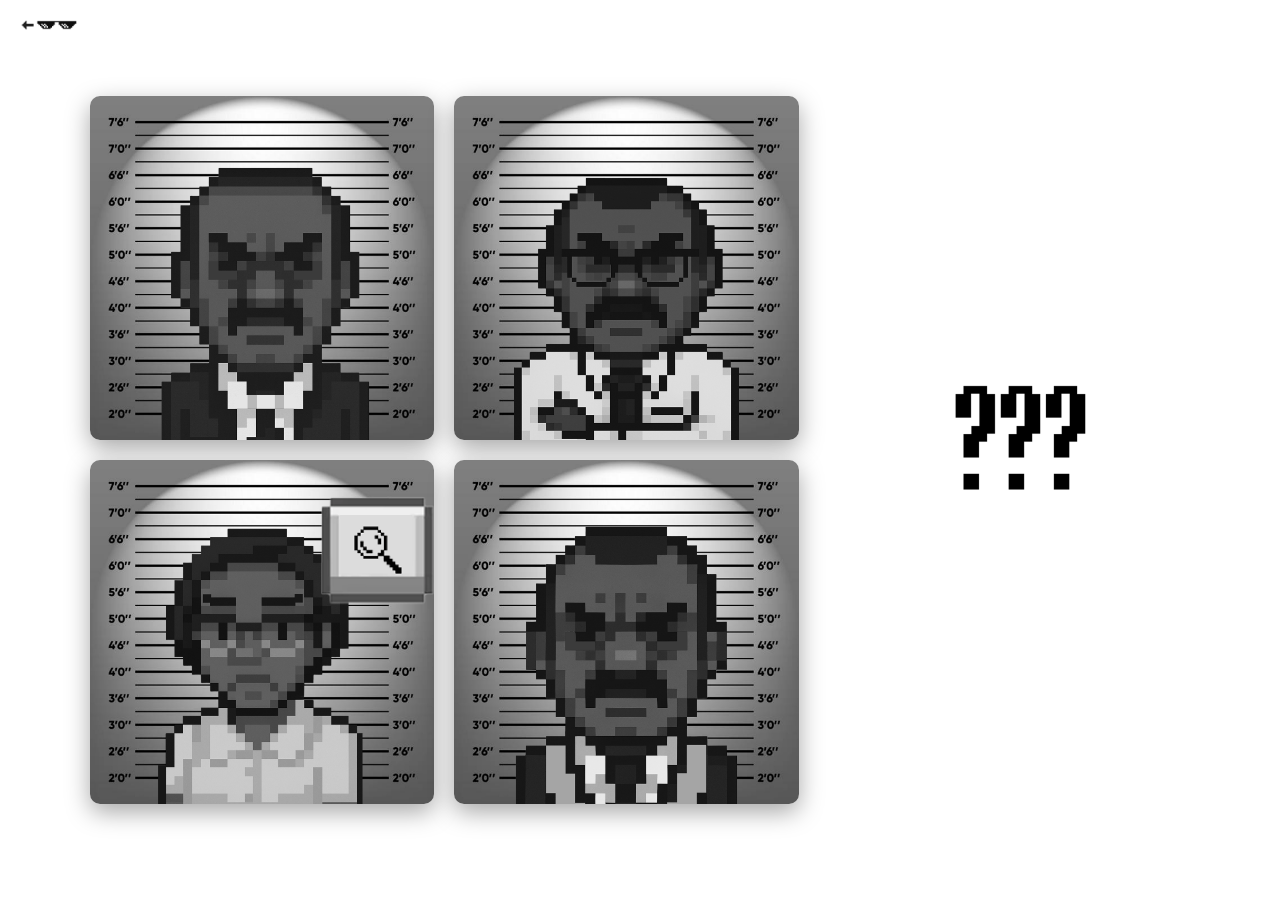
<file: character.html>
<!doctype html>
<html lang="ko">
<head>
  <meta charset="utf-8" />
  <meta name="viewport" content="width=device-width, initial-scale=1" />
  <title>Hover 연동 이미지 교체</title>
  <style>
    html,body{
      margin:0; height:100%;
      background:#ffffff; color:#fff;
      display:flex; justify-content:center; align-items:center;
      font-family:system-ui,Apple SD Gothic Neo,'Malgun Gothic',sans-serif;
    }

    .wrap{
      width:min(1100px,90vw);
      display:grid;
      grid-template-columns: 1fr minmax(220px,340px);
      gap:clamp(20px,4vw,60px);
      align-items:center;
    }

    /* 왼쪽 2x2 이미지 그리드 */
    .grid{
      display:grid;
      grid-template-columns:repeat(2,1fr);
      gap:20px;
    }

    .image-box{
      position:relative;
      aspect-ratio:1/1;
      overflow:hidden;
      border-radius:10px;
      box-shadow:0 8px 24px rgba(0,0,0,.35);
      cursor:pointer;
    }

    .image-box img{
      position:absolute;
      inset:0;
      width:100%; height:100%;
      object-fit:cover;
      transition:opacity .4s ease;
    }

    .image-box img.hover{opacity:0}
    .image-box:hover img.hover{opacity:1}
    .image-box:hover img.default{opacity:0}
    /* 클릭해서 활성화된 카드 유지 */
.image-box.active img.hover { opacity: 1; }
.image-box.active img.default { opacity: 0; }


    /* 오른쪽 텍스트/버튼 */
    .side{
      display:flex; flex-direction:column; align-items:center; gap:24px;
    }

    .text-img{
      width:min(260px,60vw);
      transition:opacity .4s ease;
    }

    /* 버튼을 화면 오른쪽 아래에 고정 */
.btn{
  position: fixed;                 /* ← 고정 */
  right: clamp(820px, 3vw, 32px);   /* 여백 */
  bottom: clamp(270px, 3vw, 32px);  /* 여백 */
  width:160px;
  border-radius:8px;
  box-shadow:none;
  z-index: 1000;
  transition: filter .15s ease;    /* 위치 변화 제거 */
}

/* 호버 시 밝기만 변경 (위치 고정) */
.btn:hover{
  filter: brightness(1.1);
}

    /* 반응형 */
    @media(max-width:800px){
      .wrap{grid-template-columns:1fr;}
      .side{order:-1}
    }
      /* ✅ 뒤로가기 버튼 스타일 */
    .back-btn{
  position:fixed;
  top:20px; left:20px;
  background:none;          /* 배경 제거 */
  border:none;              /* 테두리 제거 */
  padding:0;                /* 여백 제거 */
  cursor:pointer;
  z-index:10;
}

.back-btn img{
  width:60px;               /* 버튼 이미지 크기 */
  height:auto;
  display:block;
  transition:filter .2s ease;
}

.back-btn:hover img{
  filter:brightness(1.2);   /* 호버 시 살짝 밝게 */
}

    .back-btn:active{
      transform:translateY(0);
    }
  </style>
</head>
<body>
  

  <!-- 🔙 뒤로가기 버튼 -->
<button class="back-btn" onclick="history.back()">
  <img src="back1.png" alt="뒤로가기" />
</button>


  <main class="wrap">
    <!-- 왼쪽 그리드 -->
    <section class="grid">
      <div class="image-box" data-text="profile1.png">
        <img class="default" src="1bw.png" alt="">
        <img class="hover" src="1.png" alt="">
      </div>

      <div class="image-box" data-text="profile2.png">
        <img class="default" src="2bw.png" alt="">
        <img class="hover" src="2.png" alt="">
      </div>

      <div class="image-box" data-text="profile3.png">
        <img class="default" src="3bw.png" alt="">
        <img class="hover" src="3.png" alt="">
      </div>

      <div class="image-box" data-text="profile4.png">
        <img class="default" src="4bw.png" alt="">
        <img class="hover" src="4.png" alt="">
      </div>
    </section>

    <!-- 오른쪽 텍스트/버튼 -->
    <aside class="side">
      <img id="textImage" class="text-img"
           src="profile.png"
           alt="텍스트 이미지" />
      <a href="nextpage.html">    <!-- 이동할 페이지 경로 -->
  <img class="btn"
       src="button1.png"
       alt="다음 페이지로 이동 버튼" />
</a>

    </aside>
  </main>

  <script>
    // 모든 사진 요소 선택
    const boxes = document.querySelectorAll('.image-box');
    const textImg = document.getElementById('textImage');
let activeBox = null; // ✅ 추가: 현재 클릭(고정)된 카드

boxes.forEach(box => {
  const newSrc = box.dataset.text;

  // 마우스 올렸을 때: 고정된 카드가 아니면 미리보기
  box.addEventListener('mouseenter', () => {
    if (box !== activeBox) {
      textImg.style.opacity = 0;
      setTimeout(() => {
        textImg.src = newSrc;
        textImg.style.opacity = 1;
      }, 200);
    }
  });

  // 마우스 벗어났을 때: 고정된 카드가 아니면 원래대로
  box.addEventListener('mouseleave', () => {
    if (box !== activeBox) {
      textImg.style.opacity = 0;
      setTimeout(() => {
        textImg.src = activeBox ? activeBox.dataset.text : "profile.png";
        textImg.style.opacity = 1;
      }, 200);
    }
  });

  // ✅ 클릭 시: 해당 카드 고정/해제
  box.addEventListener('click', () => {
    if (activeBox && activeBox !== box) {
      activeBox.classList.remove('active'); // 이전 고정 해제
    }

    if (box.classList.contains('active')) {
      // 다시 클릭하면 해제
      box.classList.remove('active');
      activeBox = null;
      textImg.src = "profile.png";
    } else {
      box.classList.add('active');
      activeBox = box;
      textImg.src = newSrc;
    }
  });
});

  </script>
</body>
</html>
</file>
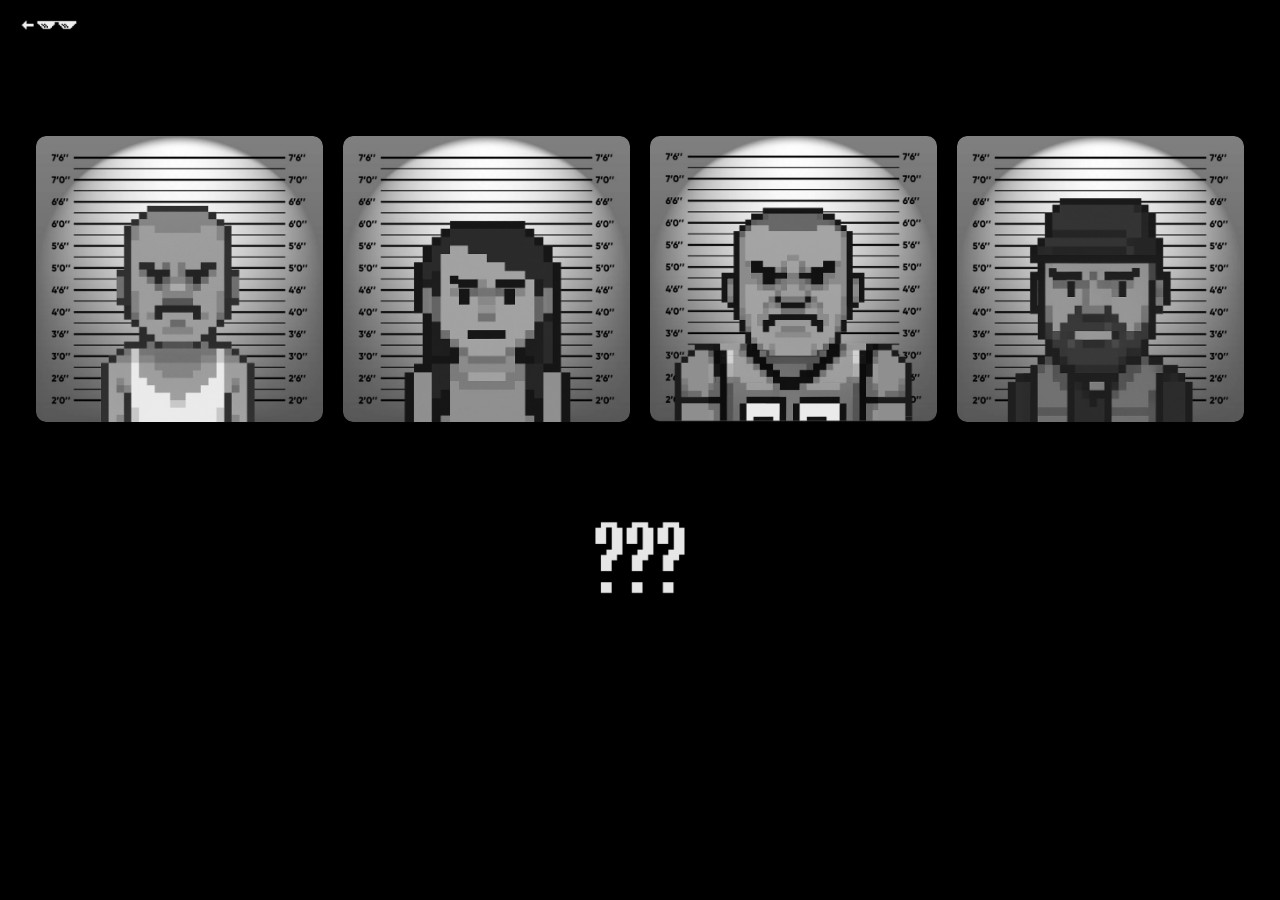
<file: character2.html>
<!doctype html>
<html lang="ko">
<head>
  <meta charset="utf-8" />
  <meta name="viewport" content="width=device-width, initial-scale=1" />
  <title>Hover 연동 이미지 교체</title>
  <style>
    /* 커스텀 커서 이미지 파일 이름을 넣어주세요. */
    :root {
      --custom-cursor: url("zoom2.png"), auto;
      /* 브라우저의 기본 포인터 커서를 변수로 정의 */
      --default-pointer: pointer; 
    }

    html,body{
      margin:0; height:100%;
      background:#000000; color:#fff;
      display:flex; justify-content:center; align-items:flex-end;
      font-family:system-ui,Apple SD Gothic Neo,'Malgun Gothic',sans-serif;
      /* 1. 기본 커서 설정 */
      cursor: var(--custom-cursor);
    }
    
    /* 2. 호버 시 브라우저 기본 커서로 바뀌는 것을 방지 (back-btn 제외) */
    a:hover, .image-box:hover {
      cursor: var(--custom-cursor); 
    }

    /* ✅ 3. back-btn 호버 시 커서를 원래 모양(포인터)으로 재설정 */
    .back-btn:hover {
      cursor: var(--default-pointer); /* 'pointer' (손가락 모양)으로 설정 */
    }

    /* 전체 레이아웃 */
    .wrap{
      width:min(1300px,95vw);
      display:flex;
      flex-direction:column;
      align-items:center;
      gap:36px;
      margin-bottom:25%; /* 하단 여백 확보 */
    }
    /* 가로 1열 이미지 그리드 */
    .grid{
      display:grid;
      grid-template-columns: repeat(4, 1fr);
      gap:12px; /* 여백 줄임 */
      width:100%;
      justify-items:center;
    }
    .image-box{
      position:relative;
      aspect-ratio:1/1;
      width:100%;
      max-width:97%; /* 이미지 크기 키움 */
      overflow:hidden;
      border-radius:10px;
      box-shadow:none;
      cursor:pointer; 
    }
    .image-box img{
      position:absolute;
      inset:0;
      width:100%; height:100%;
      object-fit:cover;
      transition:opacity .4s ease;
    }
    .image-box img.hover{opacity:0}
    .image-box:hover img.hover{opacity:1}
    .image-box:hover img.default{opacity:0}
    /* 텍스트 이미지를 작게, 아래쪽으로 */
    .text-img{
      width:min(180px,40vw); /* 축소 */
      transition:opacity .4s ease;
      margin-top:5%; /* 아래로 내림 */
      opacity:0.9; /* 살짝 투명 */
    }
    /* 뒤로가기 버튼 */
    .back-btn{
      position:fixed;
      top:20px; left:20px;
      background:none;
      border:none;
      padding:0;
      cursor:pointer;
      z-index:10;
    }
    /* back-btn:hover에 이미 cursor: pointer가 설정되어 있으므로, 
       여기의 cursor: pointer는 기본값으로 유지됩니다. */
    .back-btn img{
      width:60px;
      height:auto;
      display:block;
      transition:filter .2s ease;
    }
    .back-btn:hover img{
      filter:brightness(1.2);
    }
    /* 반응형 - 좁은 화면에서는 세로 정렬 */
    @media(max-width:800px){
      .grid{
        grid-template-columns:1fr;
      }
      .image-box{
        max-width:320px;
      }
    }
  </style>
</head>
<body>
  <button class="back-btn" onclick="history.back()">
    <img src="back2.png" alt="뒤로가기" />
  </button>

  <main class="wrap">
    <section class="grid">
      <div class="image-box" data-text="whiteprofile1.png" data-link="eminem.html">
        <img class="default" src="5bw.png" alt="">
        <img class="hover" src="5.png" alt="">
      </div>
      <div class="image-box" data-text="whiteprofile2.png" data-link="amy.html">
        <img class="default" src="6bw.png" alt="">
        <img class="hover" src="6.png" alt="">
      </div>
      <div class="image-box" data-text="whiteprofile3.png" data-link="james.html">
        <img class="default" src="7bw.png" alt="">
        <img class="hover" src="7.png" alt="">
      </div>
      <div class="image-box" data-text="whiteprofile4.png" data-link="denny.html">
        <img class="default" src="8bw.png" alt="">
        <img class="hover" src="8.png" alt="">
      </div>
    </section>
    
    <img id="textImage" class="text-img" src="whiteprofile.png" alt="텍스트 이미지" />
  </main>

  <script>
    // 모든 이미지 박스 선택
    const boxes = document.querySelectorAll('.image-box');
    const textImg = document.getElementById('textImage');

    boxes.forEach(box => {
      const newSrc = box.dataset.text;
      const link = box.dataset.link; // 이동할 링크

      // 마우스 올렸을 때
      box.addEventListener('mouseenter', () => {
        textImg.style.opacity = 0;
        setTimeout(() => {
          textImg.src = newSrc;
          textImg.style.opacity = 1;
        }, 200);
      });

      // 마우스 벗어났을 때
      box.addEventListener('mouseleave', () => {
        textImg.style.opacity = 0;
        setTimeout(() => {
          textImg.src = "whiteprofile.png";
          textImg.style.opacity = 1;
        }, 200);
      });

      // 클릭 시 해당 링크로 이동
      box.addEventListener('click', () => {
        if (link) {
          window.location.href = link;
        }
      });
    });
  </script>
</body>
</html>
</file>
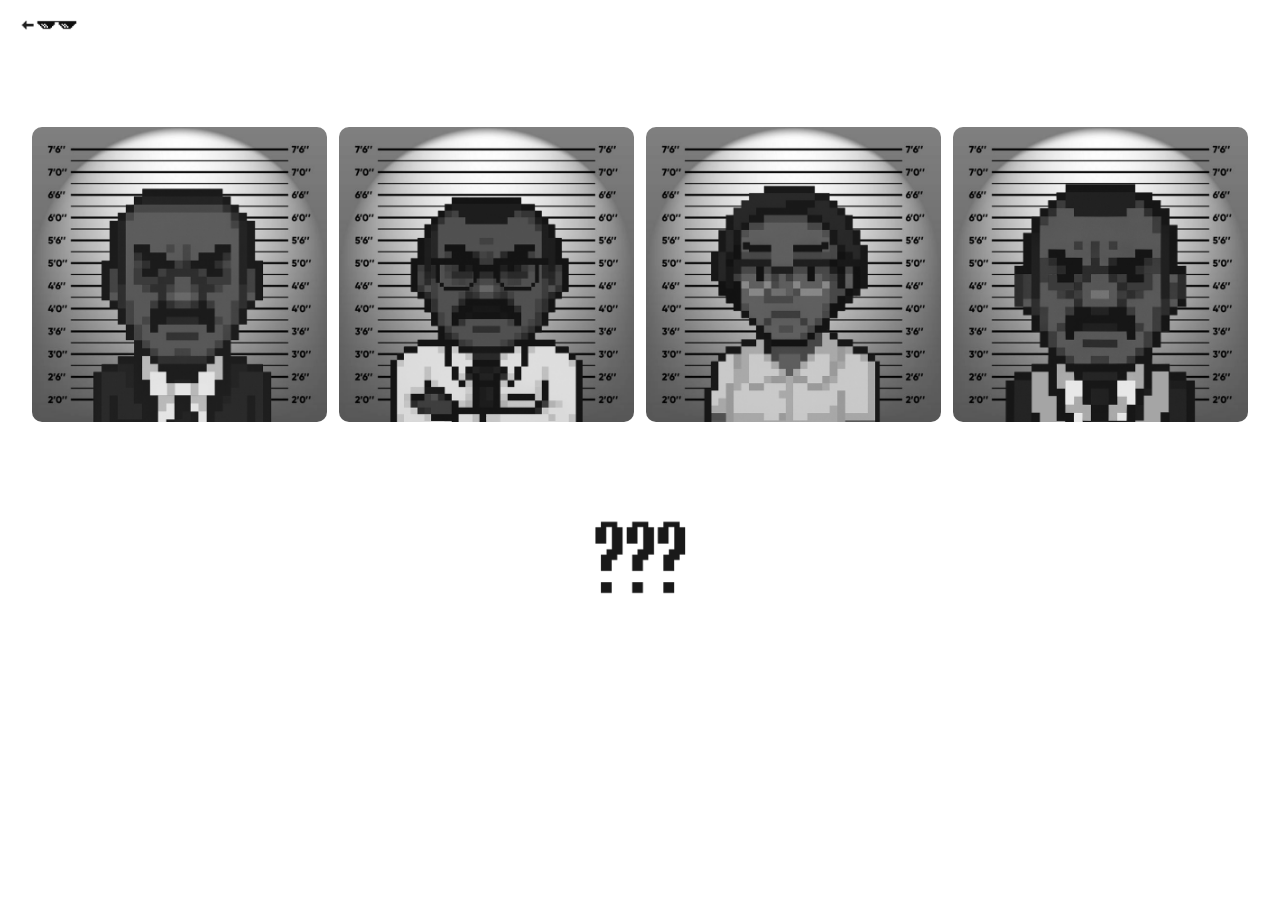
<file: character3.html>
<!doctype html>
<html lang="ko">
<head>
  <meta charset="utf-8" />
  <meta name="viewport" content="width=device-width, initial-scale=1" />
  <title>Hover 연동 이미지 교체</title>
  <style>
    /* 커스텀 커서 이미지 파일 이름을 넣어주세요. */
    :root {
      --custom-cursor: url("zoom2.png"), auto;
      /* 브라우저의 기본 포인터 커서를 변수로 정의 */
      --default-pointer: pointer; 
    }

    html,body{
      margin:0; height:100%;
      background:#ffffff; color:#000000;
      display:flex; justify-content:center; align-items:flex-end;
      font-family:system-ui,Apple SD Gothic Neo,'Malgun Gothic',sans-serif;
      /* 1. 기본 커서 설정 */
      cursor: var(--custom-cursor);
    }
    
    /* 2. 호버 시 브라우저 기본 커서로 바뀌는 것을 방지 (back-btn 제외) */
    a:hover, .image-box:hover {
      cursor: var(--custom-cursor); 
    }

    /* ✅ 3. back-btn 호버 시 커서를 원래 모양(포인터)으로 재설정 */
    .back-btn:hover {
      cursor: var(--default-pointer); /* 'pointer' (손가락 모양)으로 설정 */
    }

    /* 전체 레이아웃 */
    .wrap{
      width:min(1300px,95vw);
      display:flex;
      flex-direction:column;
      align-items:center;
      gap:36px;
      margin-bottom:25%; /* 하단 여백 확보 */
    }
    /* 가로 1열 이미지 그리드 */
    .grid{
      display:grid;
      grid-template-columns: repeat(4, 1fr);
      gap:12px; /* 여백 줄임 */
      width:100%;
      justify-items:center;
    }
    .image-box{
      position:relative;
      aspect-ratio:1/1;
      width:100%;
      max-width:100%; /* 이미지 크기 키움 */
      overflow:hidden;
      border-radius:10px;
      box-shadow:none;
      cursor:pointer; 
    }
    .image-box img{
      position:absolute;
      inset:0;
      width:100%; height:100%;
      object-fit:cover;
      transition:opacity .4s ease;
    }
    .image-box img.hover{opacity:0}
    .image-box:hover img.hover{opacity:1}
    .image-box:hover img.default{opacity:0}
    /* 텍스트 이미지를 작게, 아래쪽으로 */
    .text-img{
      width:min(180px,40vw); /* 축소 */
      transition:opacity .4s ease;
      margin-top:5%; /* 아래로 내림 */
      opacity:0.9; /* 살짝 투명 */
    }
    /* 뒤로가기 버튼 */
    .back-btn{
      position:fixed;
      top:20px; left:20px;
      background:none;
      border:none;
      padding:0;
      cursor:pointer;
      z-index:10;
    }
    /* back-btn:hover에 이미 cursor: pointer가 설정되어 있으므로, 
       여기의 cursor: pointer는 기본값으로 유지됩니다. */
    .back-btn img{
      width:60px;
      height:auto;
      display:block;
      transition:filter .2s ease;
    }
    .back-btn:hover img{
      filter:brightness(1.2);
    }
    /* 반응형 - 좁은 화면에서는 세로 정렬 */
    @media(max-width:800px){
      .grid{
        grid-template-columns:1fr;
      }
      .image-box{
        max-width:320px;
      }
    }
  </style>
</head>
<body>
  <button class="back-btn" onclick="history.back()">
    <img src="back1.png" alt="뒤로가기" />
  </button>

  <main class="wrap">
    <section class="grid">
      <div class="image-box" data-text="profile1.png" data-link="don.html">
        <img class="default" src="1bw.png" alt="">
        <img class="hover" src="1.png" alt="">
      </div>
      <div class="image-box" data-text="profile2.png" data-link="baldwin.html">
        <img class="default" src="2bw.png" alt="">
        <img class="hover" src="2.png" alt="">
      </div>
      <div class="image-box" data-text="profile3.png" data-link="catherine.html">
        <img class="default" src="3bw.png" alt="">
        <img class="hover" src="3.png" alt="">
      </div>
      <div class="image-box" data-text="profile4.png" data-link="martin.html">
        <img class="default" src="4bw.png" alt="">
        <img class="hover" src="4.png" alt="">
      </div>
    </section>
    
    <img id="textImage" class="text-img" src="profile.png" alt="텍스트 이미지" />
  </main>

  <script>
    // 모든 이미지 박스 선택
    const boxes = document.querySelectorAll('.image-box');
    const textImg = document.getElementById('textImage');

    boxes.forEach(box => {
      const newSrc = box.dataset.text;
      const link = box.dataset.link; // 이동할 링크

      // 마우스 올렸을 때
      box.addEventListener('mouseenter', () => {
        textImg.style.opacity = 0;
        setTimeout(() => {
          textImg.src = newSrc;
          textImg.style.opacity = 1;
        }, 200);
      });

      // 마우스 벗어났을 때
      box.addEventListener('mouseleave', () => {
        textImg.style.opacity = 0;
        setTimeout(() => {
          textImg.src = "profile.png";
          textImg.style.opacity = 1;
        }, 200);
      });

      // 클릭 시 해당 링크로 이동
      box.addEventListener('click', () => {
        if (link) {
          window.location.href = link;
        }
      });
    });
  </script>
</body>
</html>
</file>
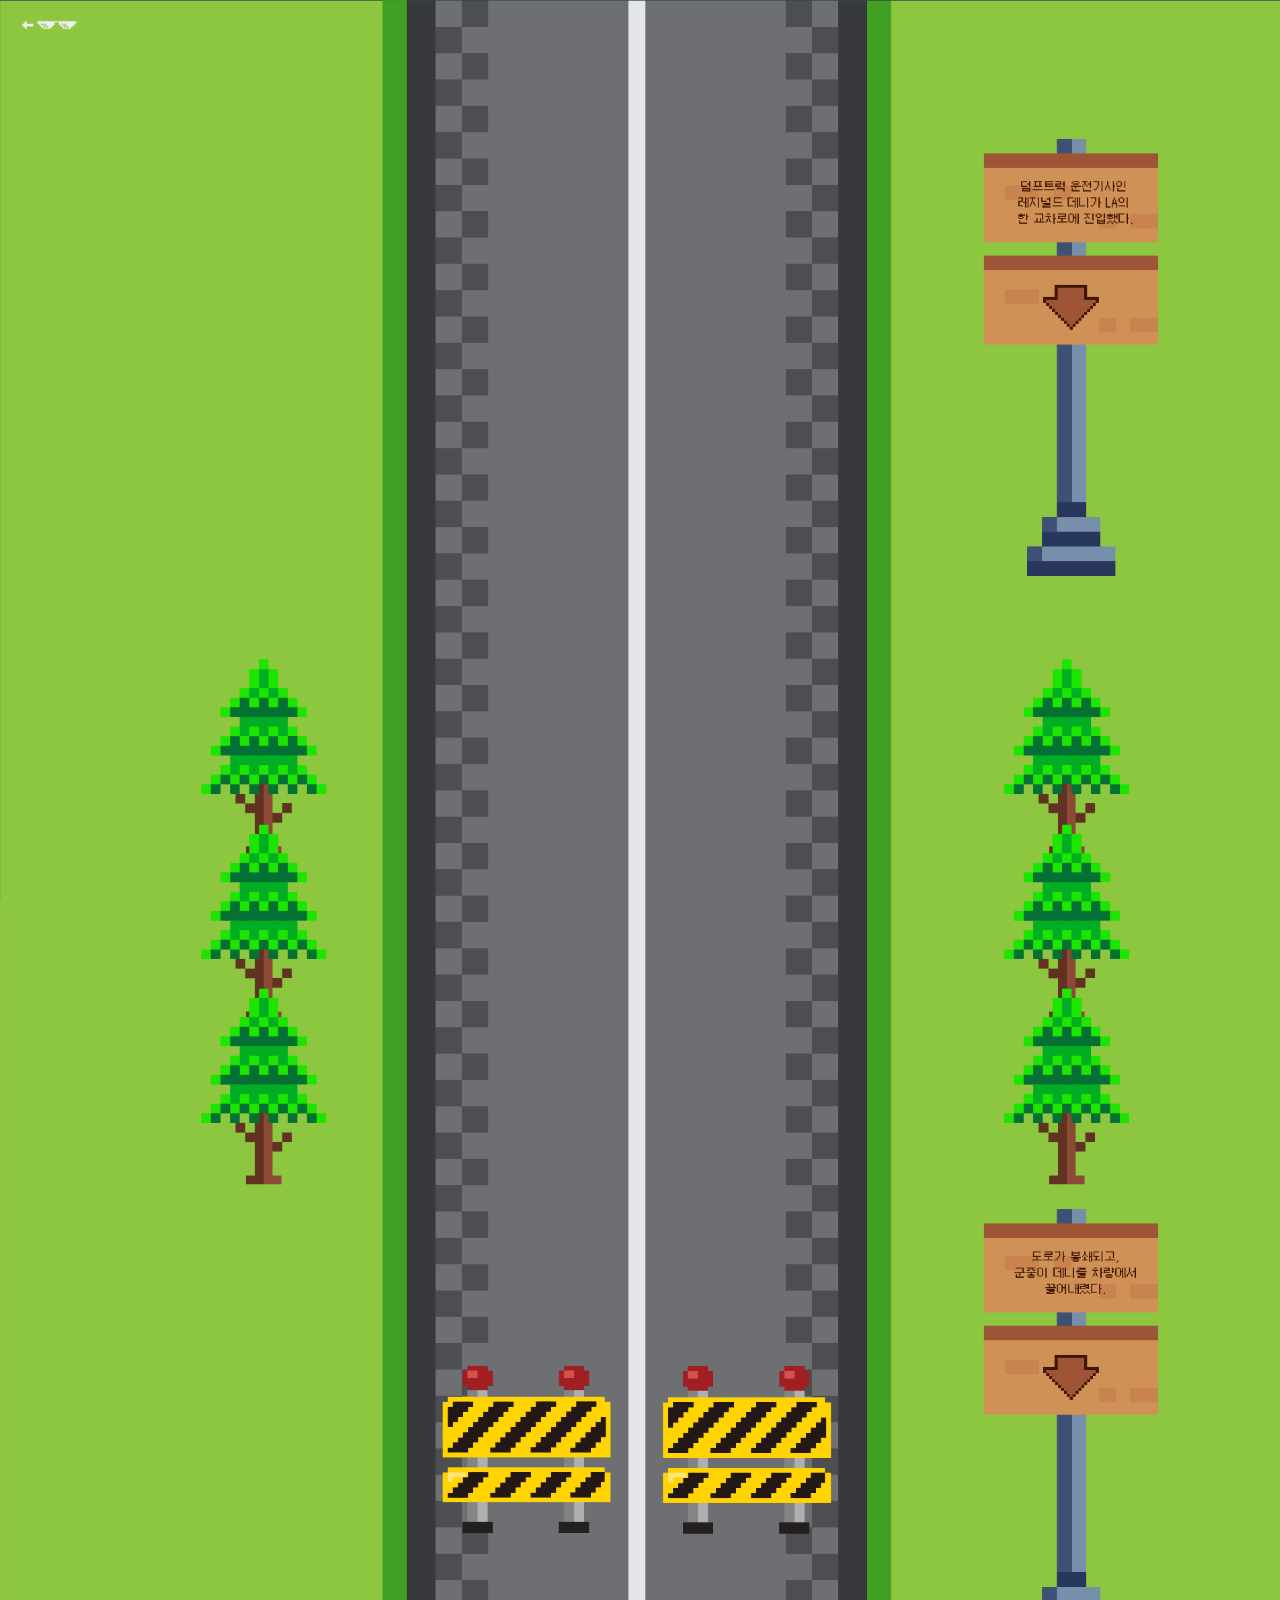
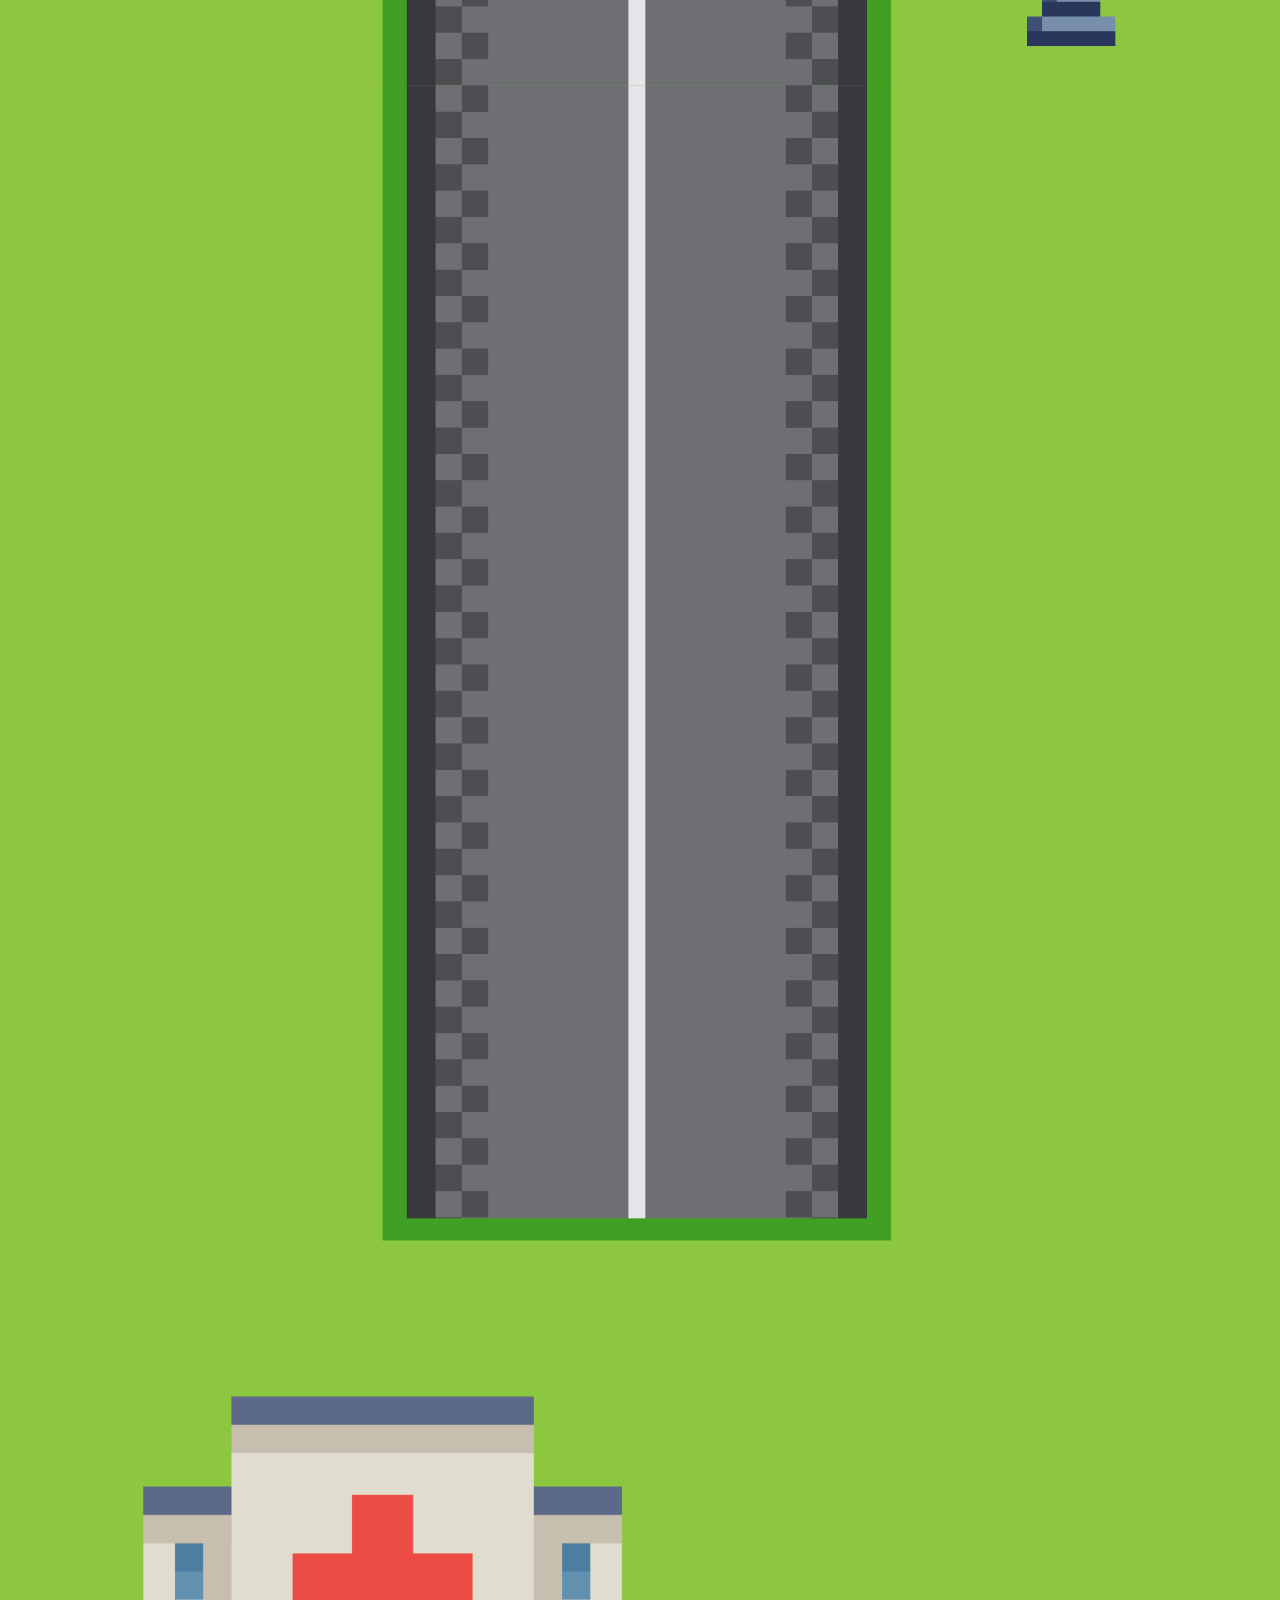
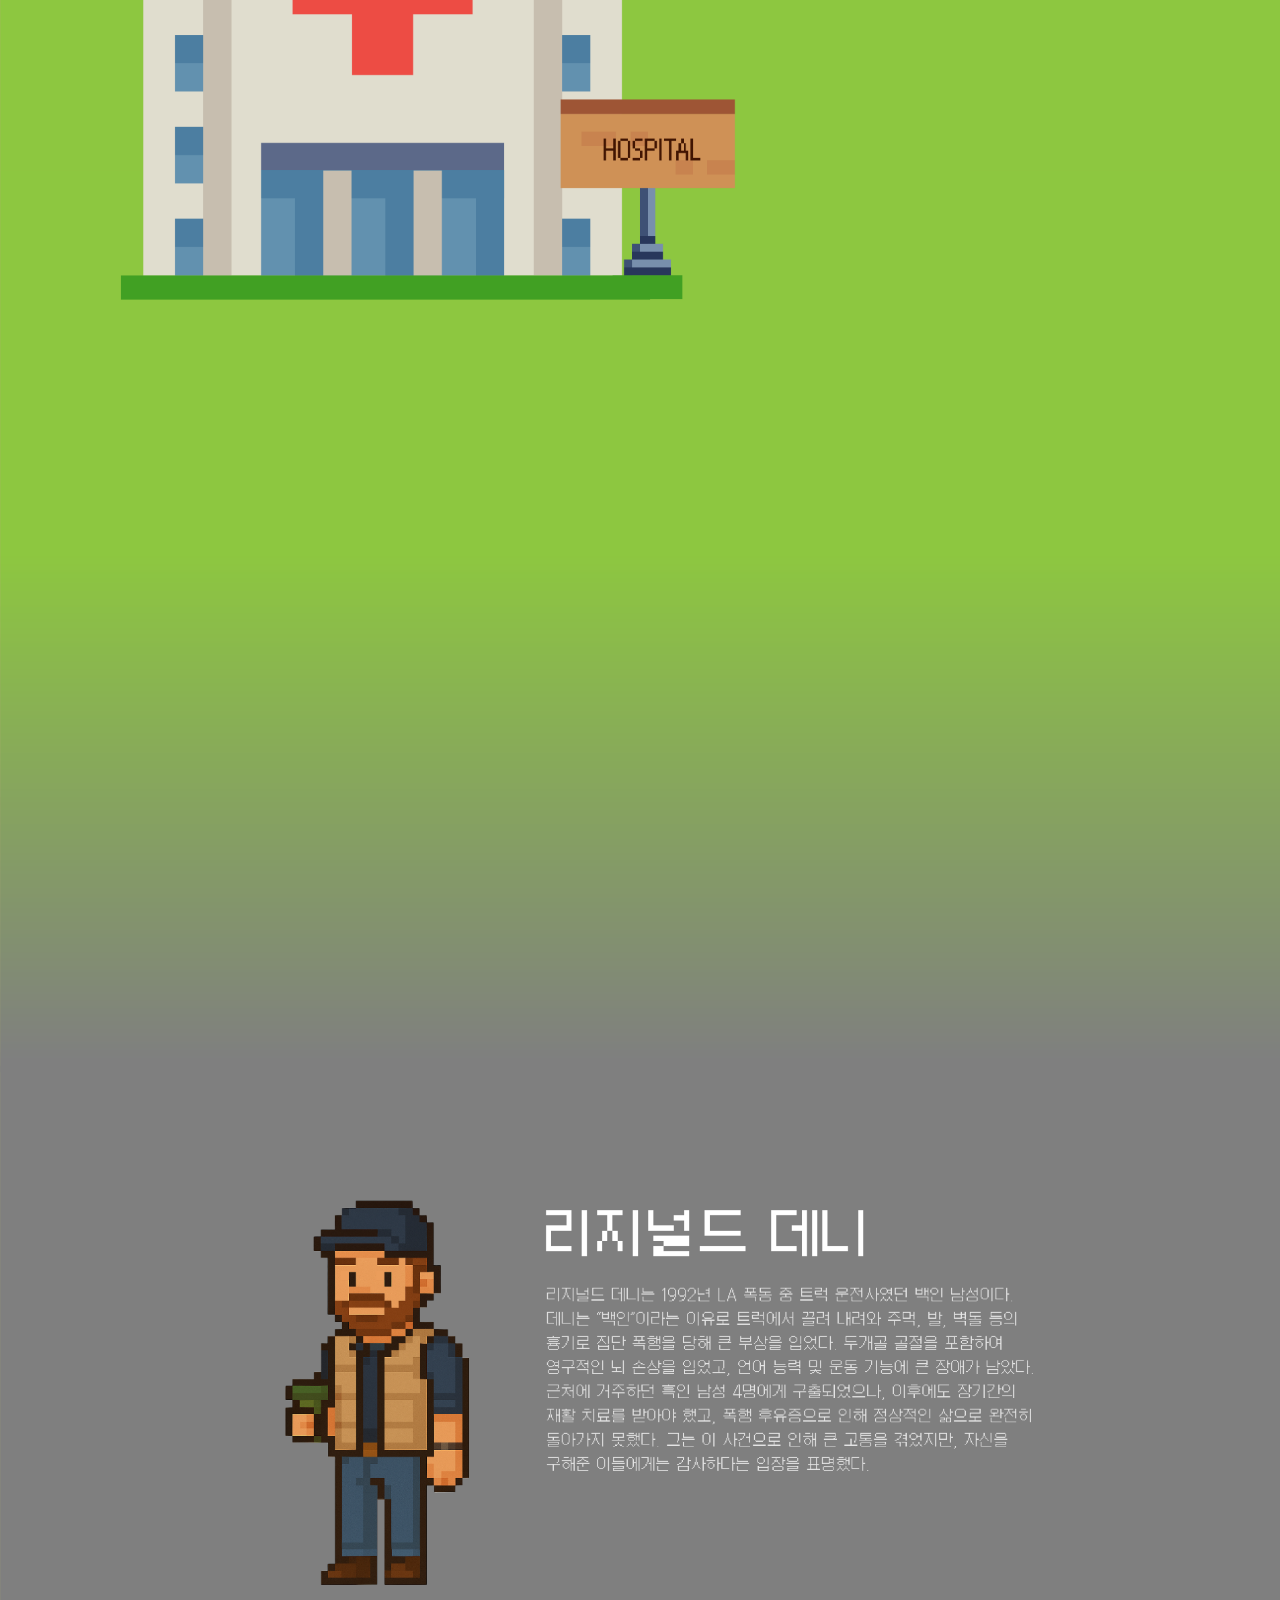
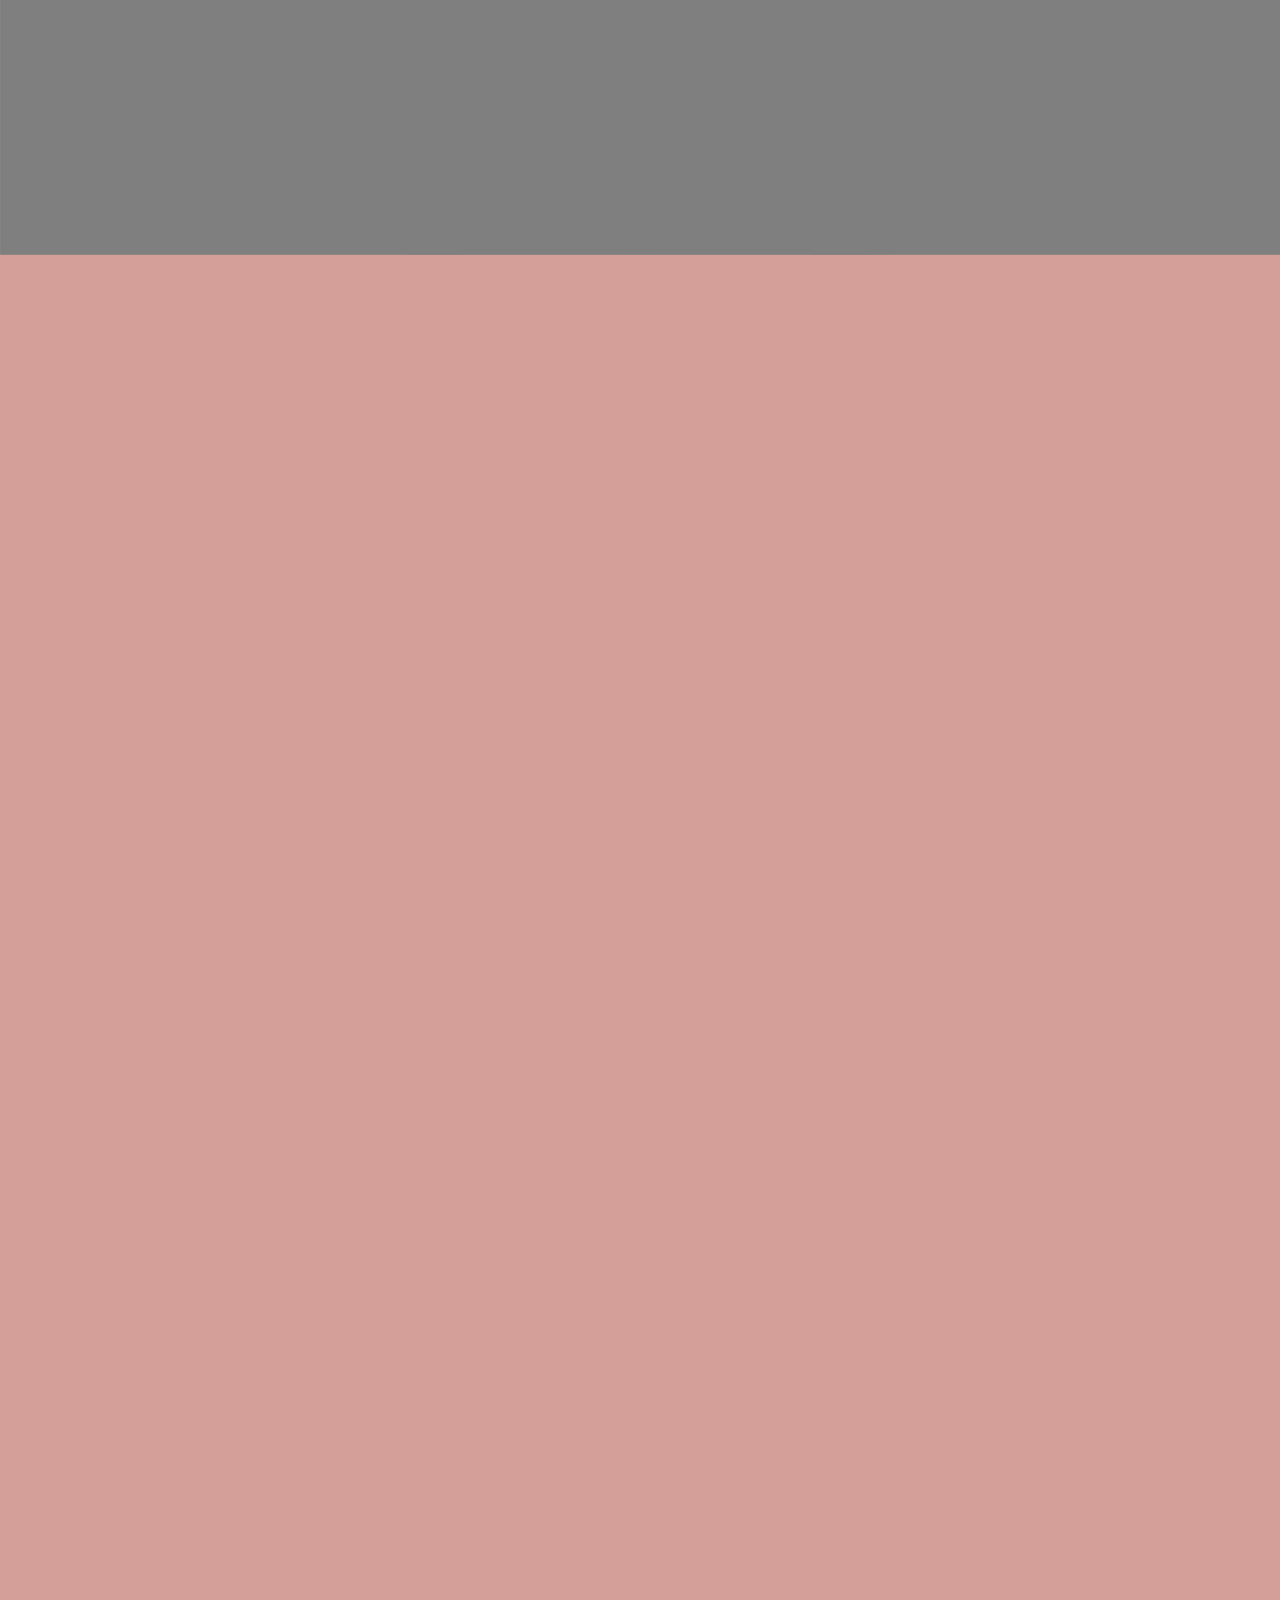
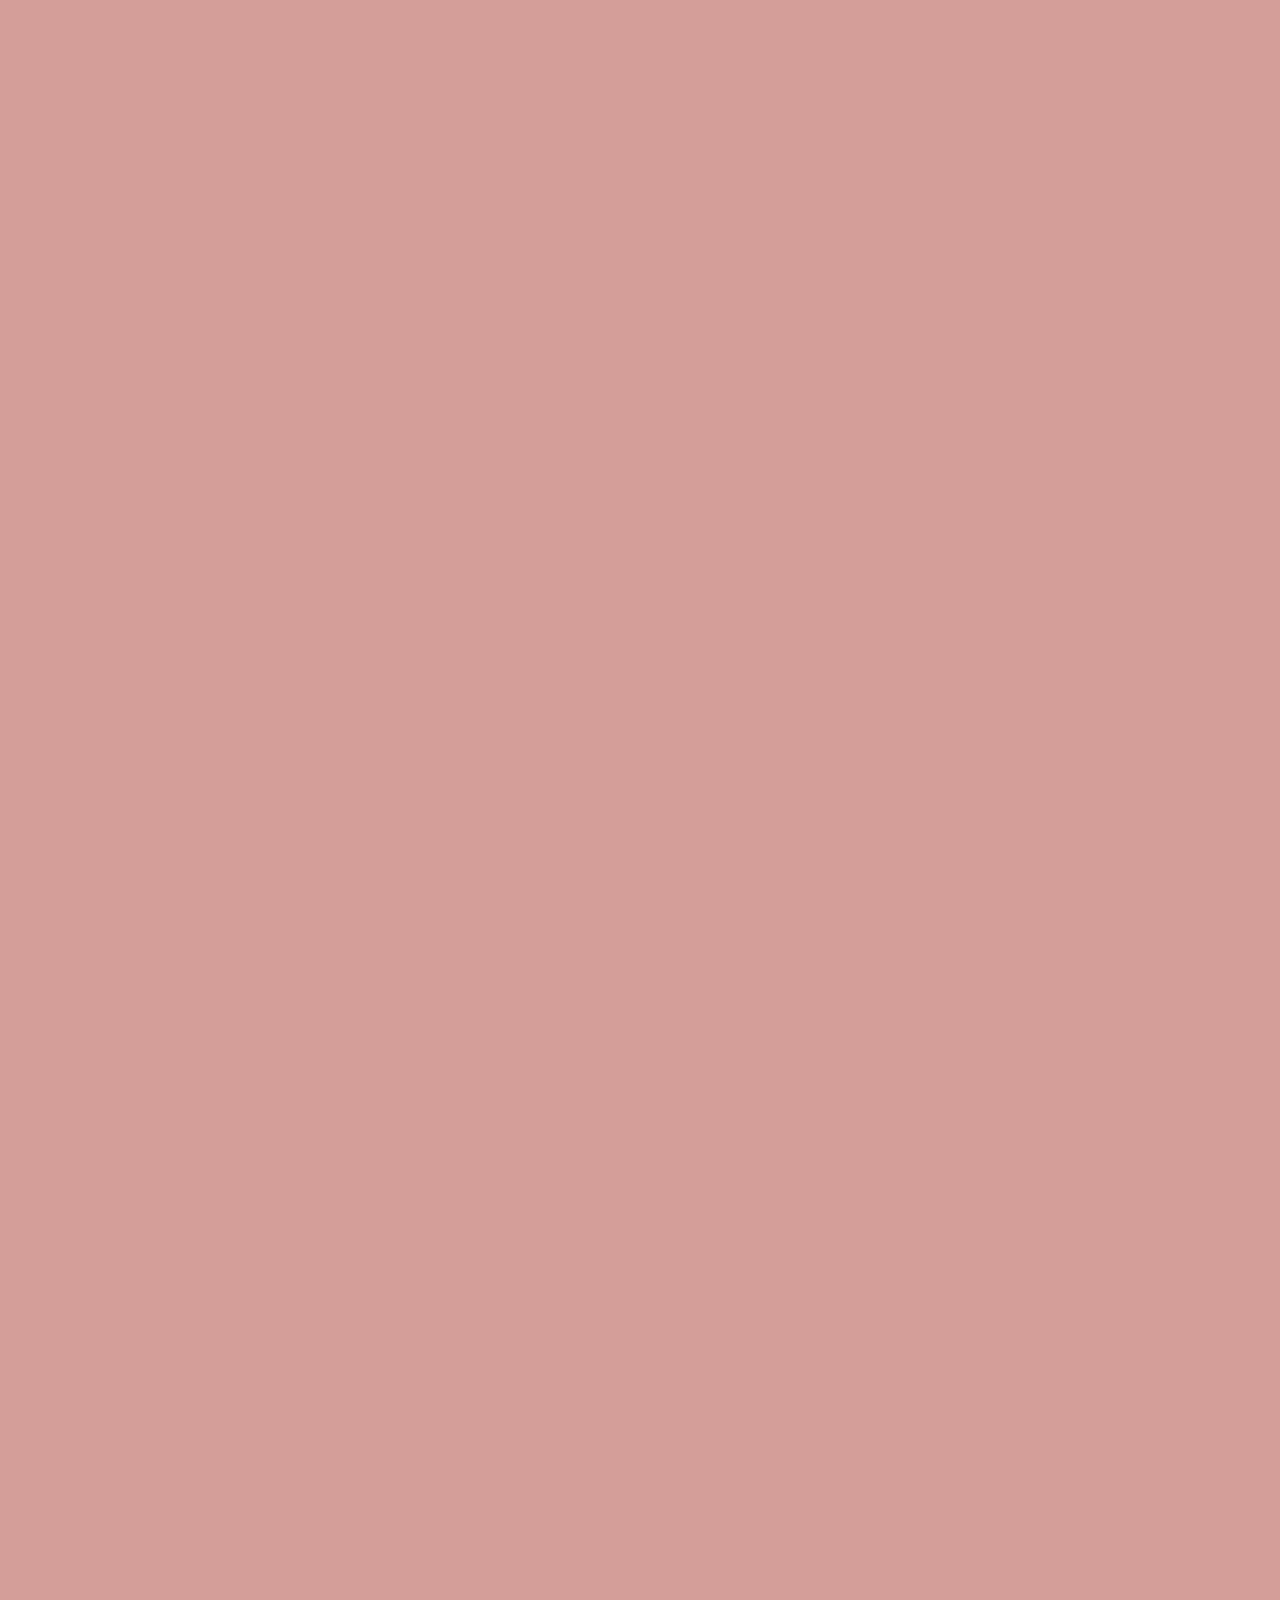
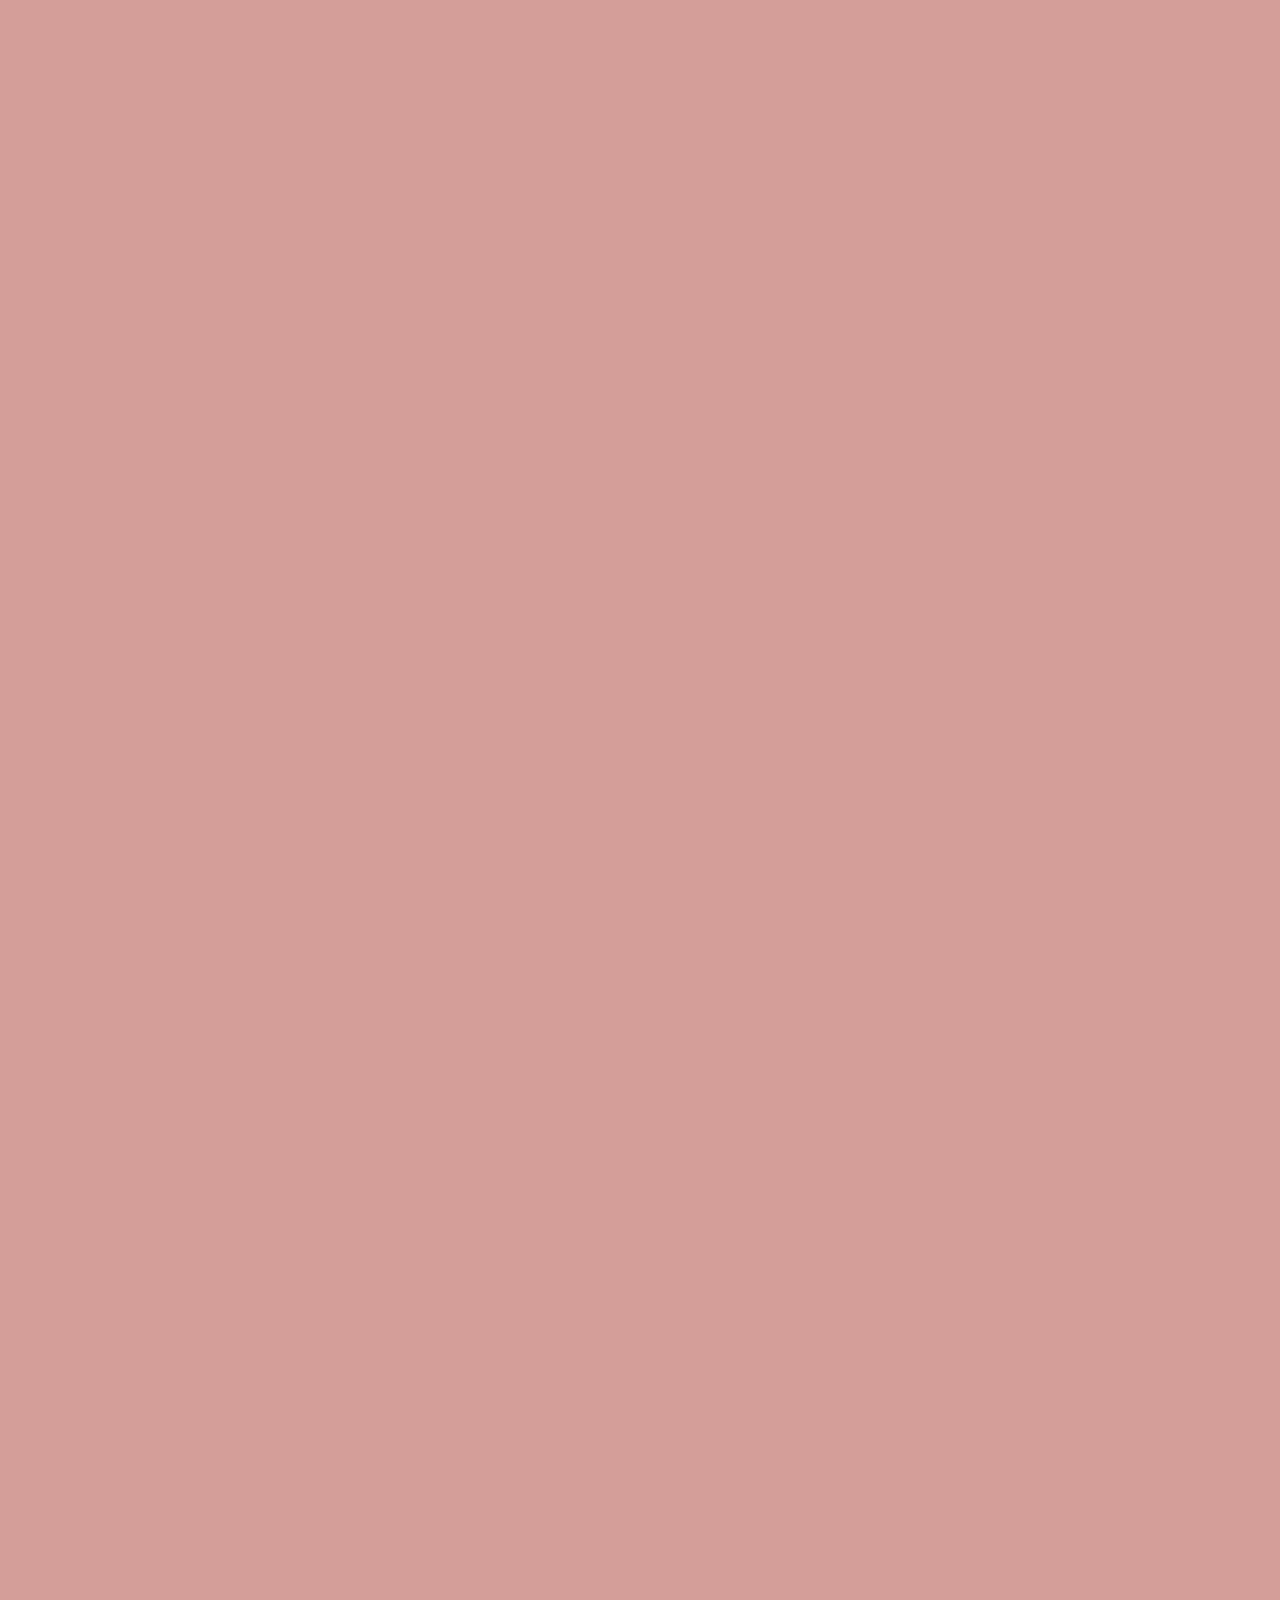
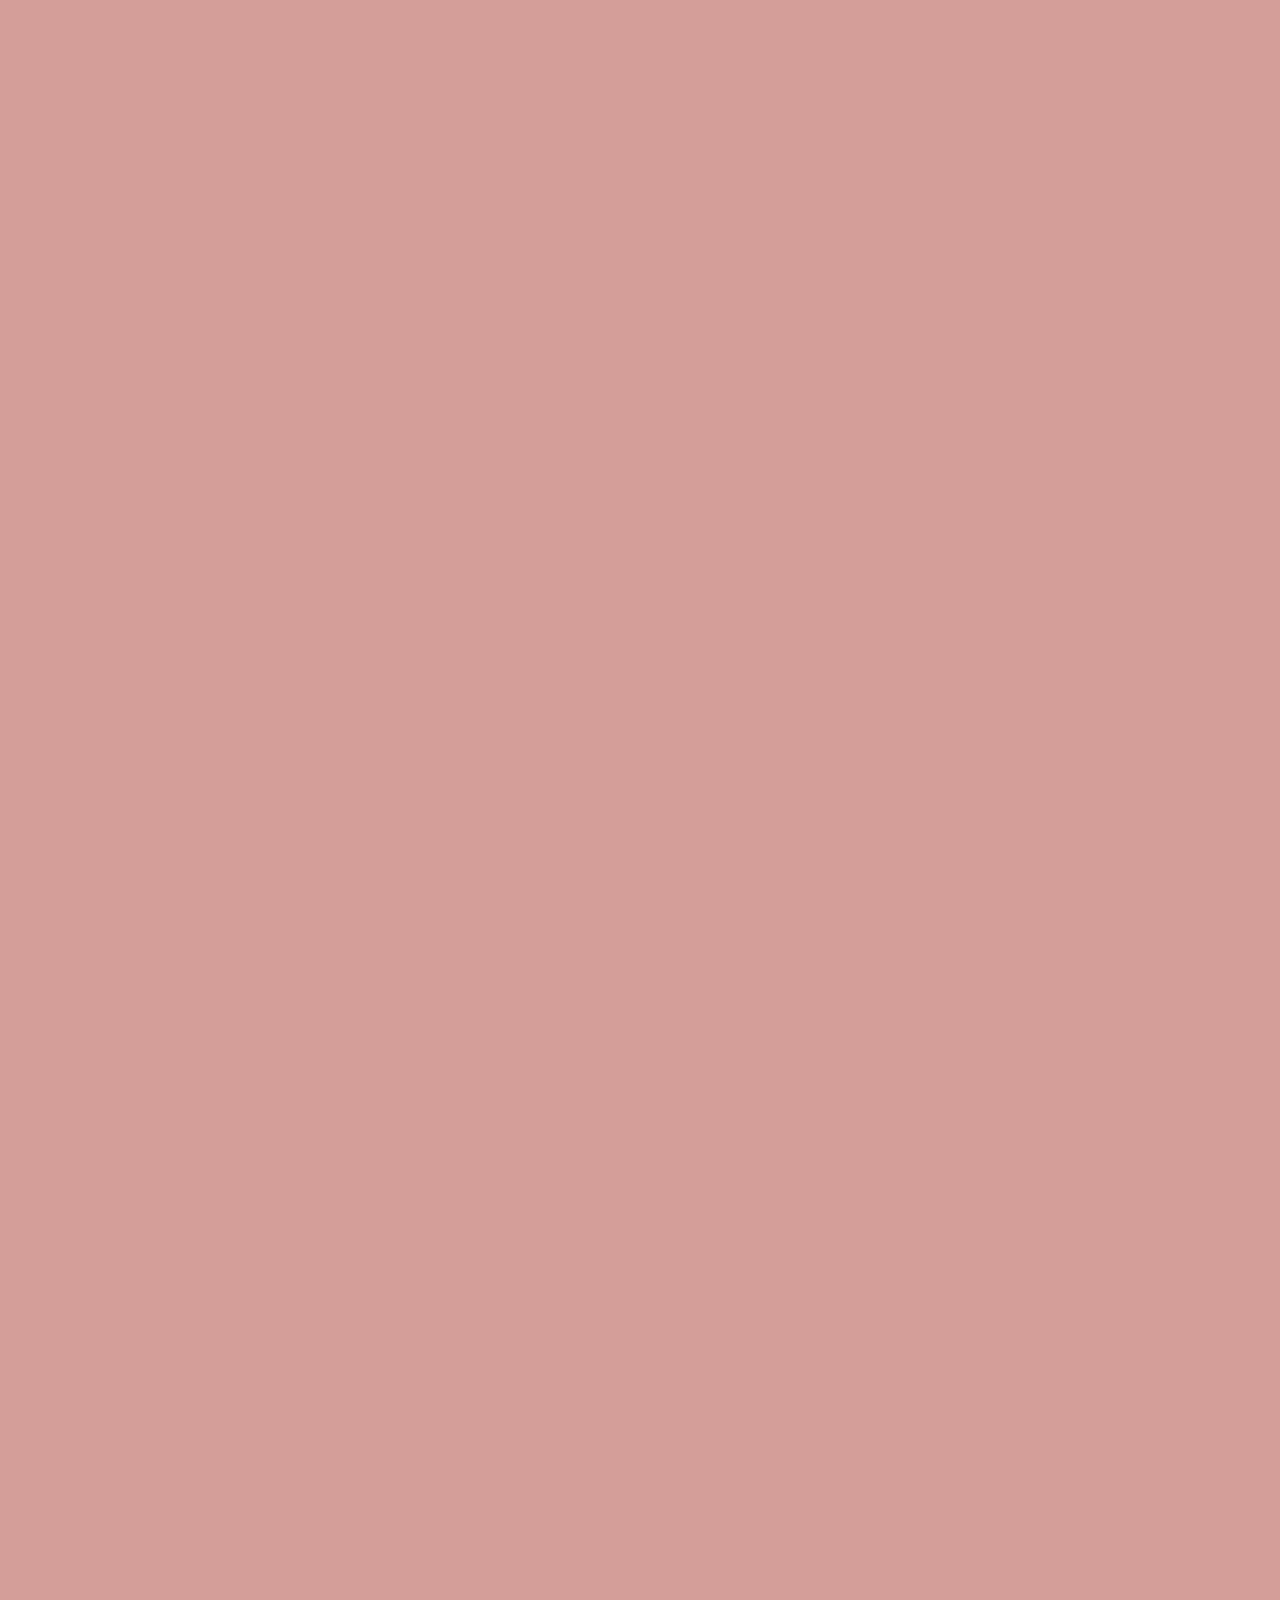
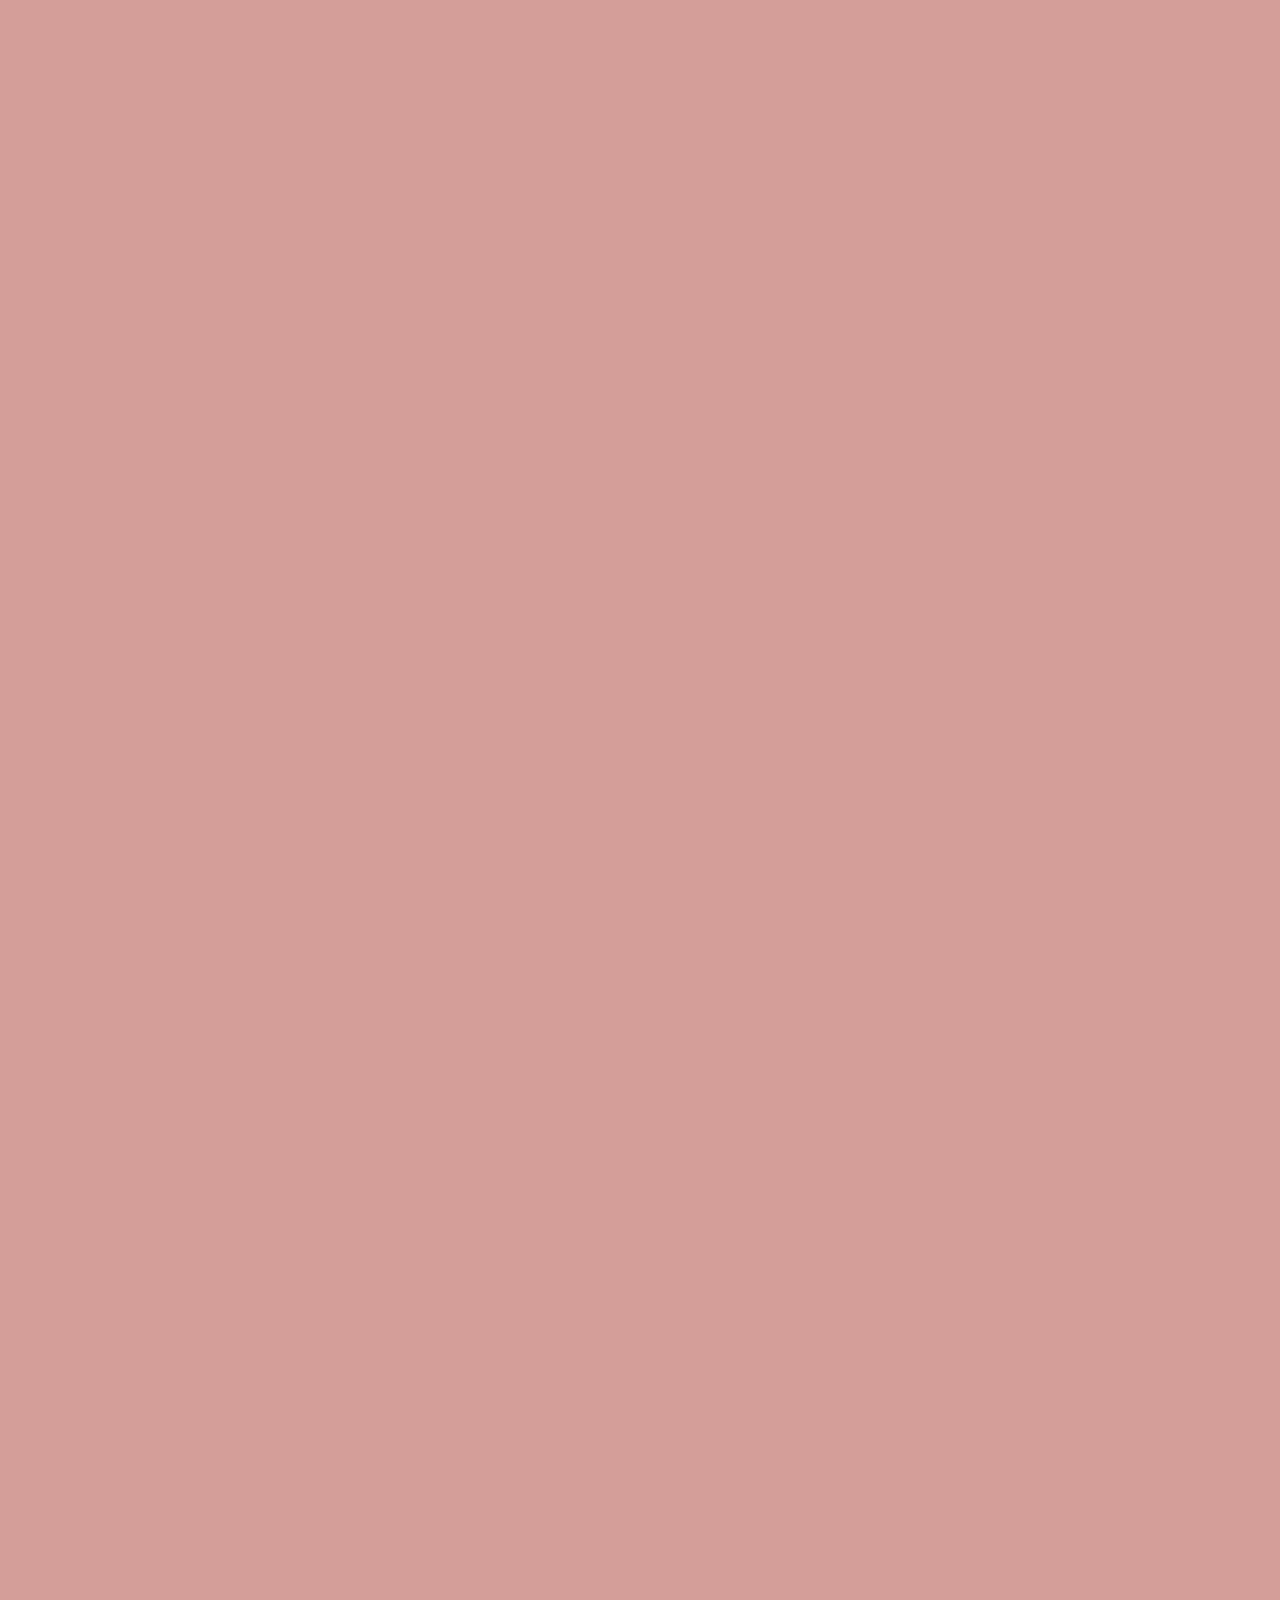
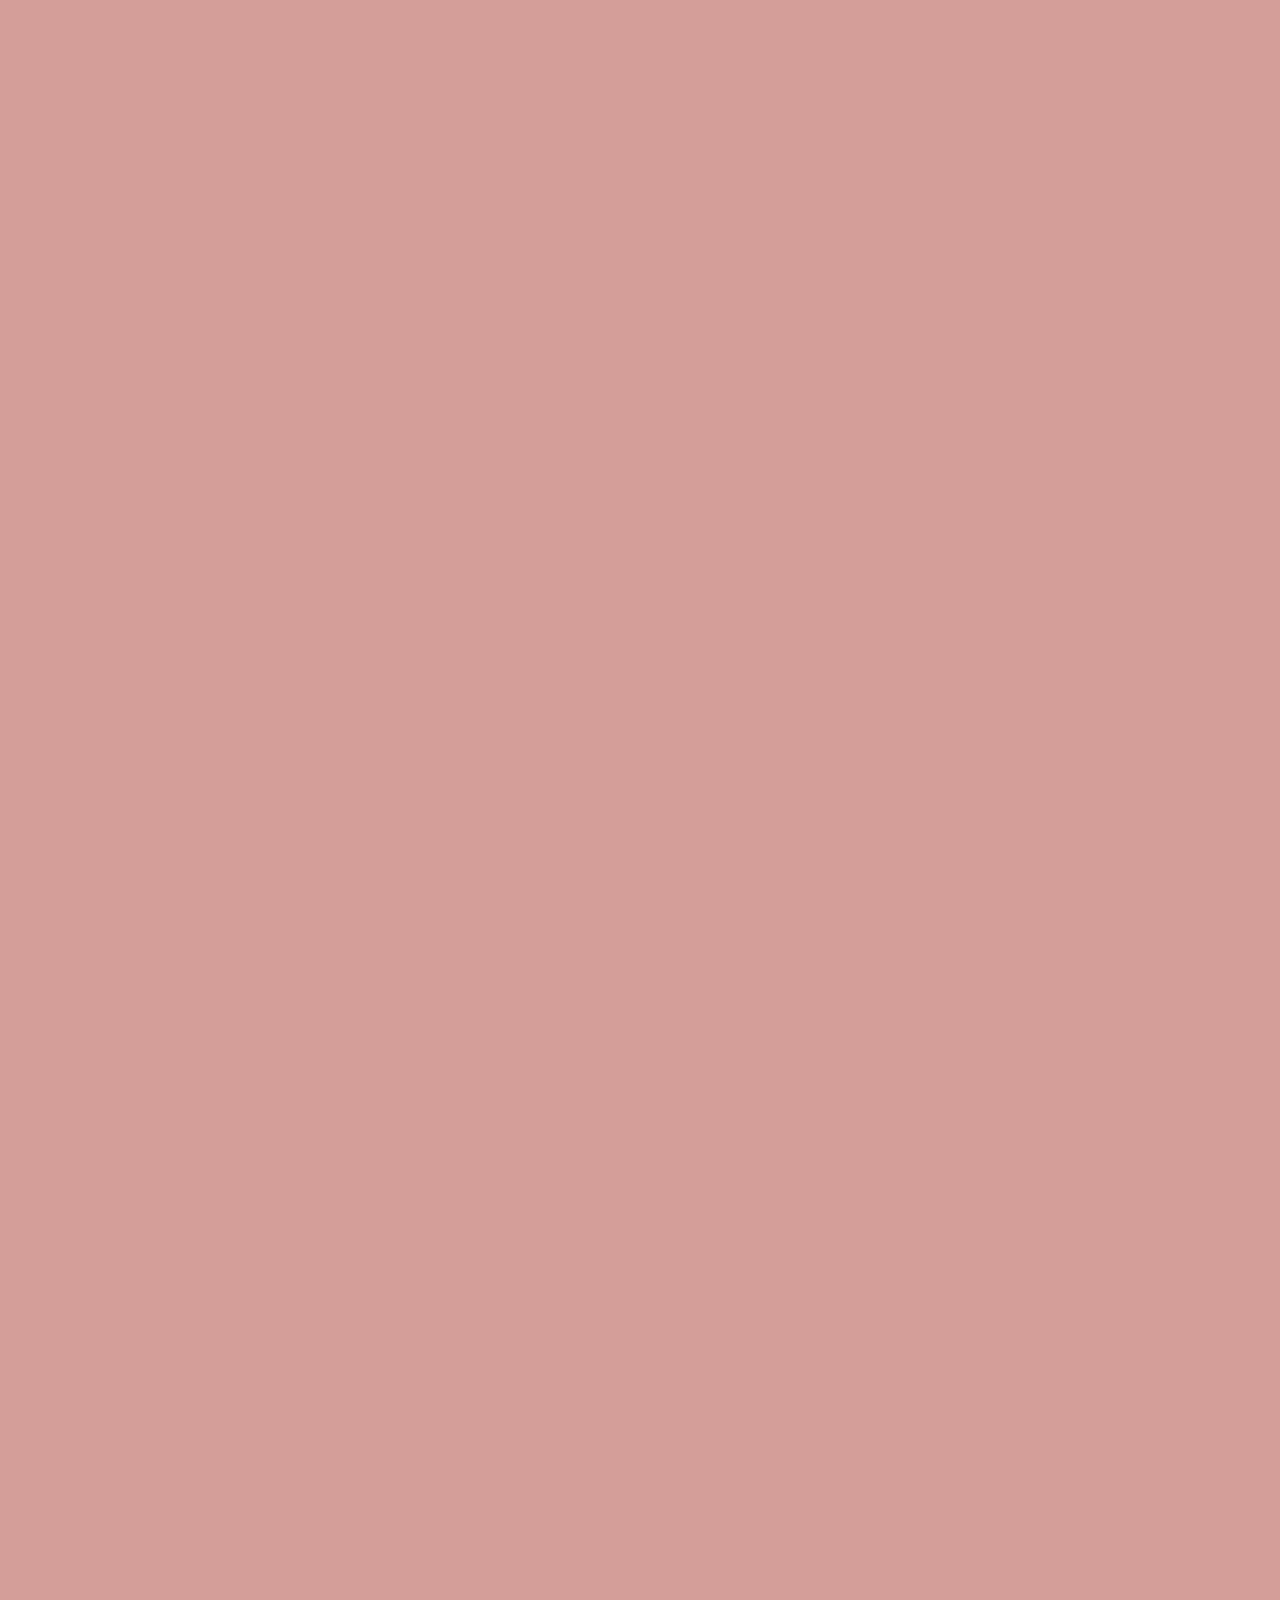
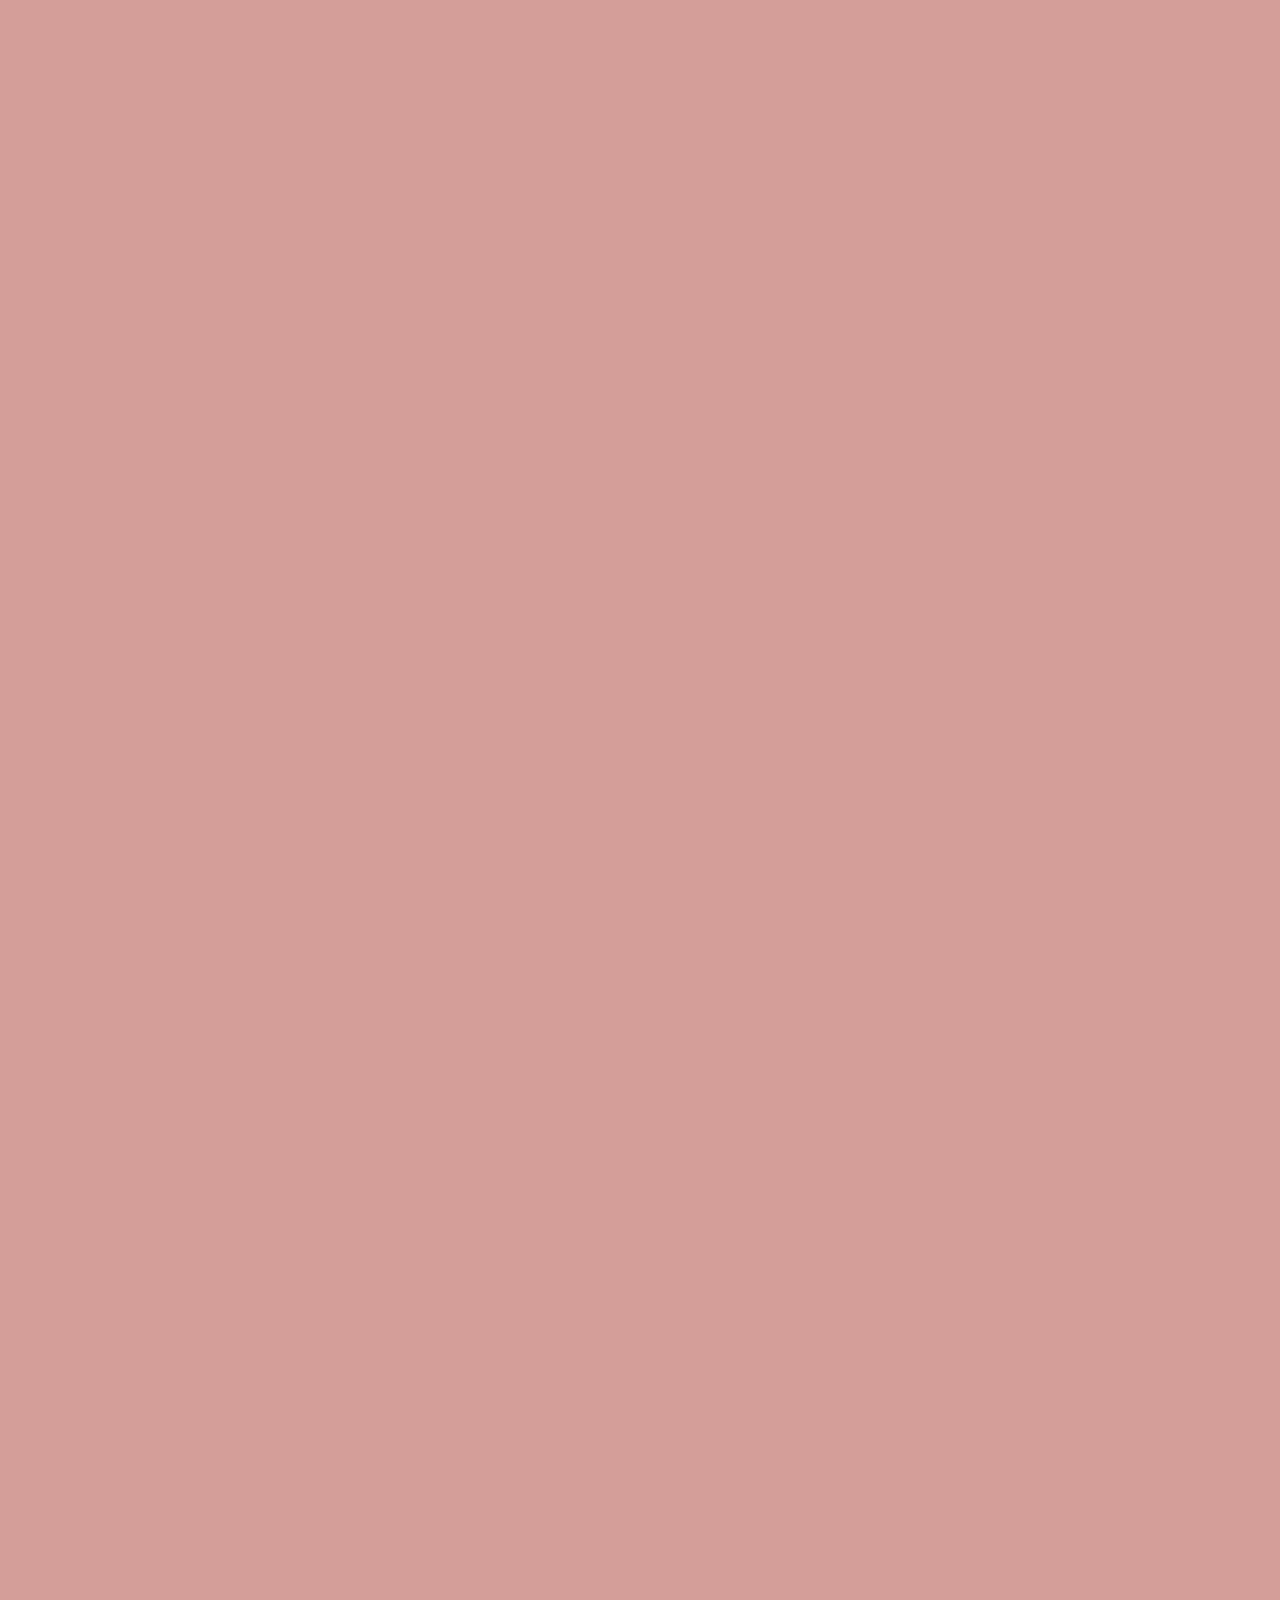
<file: denny.html>
<!DOCTYPE html>

<html lang="en-GB">

<head>

    <meta charset="utf-8">

    <title>Minimal Skrollr Parallax with Character</title>

    <link rel="stylesheet" href="css/style.css">

   

    <meta name="viewport" content="width=device-width, initial-scale=1">

    <style>

        /* ==================== CSS 스타일 (퍼센트 기반) ==================== */

       

        /* 최소한의 테스트 스타일 */

        body { margin: 0; min-height: 20000; }

       

        /* 로딩 화면 스타일 */

        .loading {

            position: fixed; inset: 0;

            background: #6eb96c;

            color: white;

            display: grid;

            place-items: center;

            z-index: 1000;

        }

       

        /* 컨테이너 스타일 */

        .container {

            display: none;

            width: 100%;

            height: 100%;

        }

       

        /* Scene은 고정된 뷰포트 영역 */

        .scene {

            position: fixed;

            inset: 0;

        }

       

        /* 캐릭터 이미지 스타일 */

        .character-img {

            position: absolute;

            width: 14%;

            height: auto;

            left: 30%;

            top: 26%;

        }

        /* 그로기 데니*/

        .groggydeny {

            position: absolute;

            width: 17%;

            height: auto;

            left: 20%;

            top: 50%;

        }

        .groggydeny2 {

            position: absolute;

            width: 20%;

            height: auto;

            left: 17%;

            top: 50%;

        }

       

        /* .box 스타일 (트럭 및 No Entry) */

        .box {

            position: absolute;

            width: 14%;

            height: auto;

            background-color: transparent;

            color: white;

            text-align: center;

            line-height: 100px;

        }

/* 헬기 스타일 (트럭 및 No Entry) */

        .helicopter {

            position: absolute;

            width: 35%;

            height: auto;

            background-color: transparent;

            color: white;

            text-align: center;

            line-height: 100px;

        }


        /* 맞을때 먼지 */

        .dust {

            position: absolute;

            width: 30%;

            height: auto;

            background-color: transparent;

            color: white;

            text-align: center;

            line-height: 100px;

        }

         /* 맞을때 먼지 */

        .home {

            position: absolute;

            width: 30%;

            height: auto;

            background-color: transparent;

            color: white;

            text-align: center;

            line-height: 100px;

        }
       

        /* 배경 이미지 스타일 (HTML 내 img 태그에 적용할 스타일) */

        .background-layer {

            position: absolute;

            width: 104%;

            min-height: 100%;

            z-index: -1;

            top: 0;

            left: 0;

        }

           .back-btn{
  position:fixed;
  top:20px; left:20px;
  background:none;          /* 배경 제거 */
  border:none;              /* 테두리 제거 */
  padding:0;                /* 여백 제거 */
  cursor:pointer;
  z-index:10;
}

.back-btn img{
  width:60px;               /* 버튼 이미지 크기 */
  height:auto;
  display:block;
  transition:filter .2s ease;
}

.back-btn:hover img{
  filter:brightness(1.2);   /* 호버 시 살짝 밝게 */
}

    .back-btn:active{
      transform:translateY(0);
    }

#footer {
        position: absolute; /* ⬅️ fixed에서 absolute로 변경 */
        top: 100; /* ⬅️ min-height가 끝나는 페이지 맨 아래에 배치 */
        left: 5%;
        width: 100%;
        height: 75%;
        background-color: rgba(0, 0, 0, 0);
        display: flex;
        justify-content: center;
        align-items: center;
        z-index: 1000;
    }
.footer-button {
    
    margin:  10%; /* ⬅️ 좌우 간격을 10px에서 30px로 늘림 */
    background-color: rgba(0, 0, 0, 0);
    border: none;
    cursor: pointer;
    font-weight: bold;
    border-radius: 5px;
}
    </style>

</head>

<body>

    <!-- 🔙 뒤로가기 버튼 -->
<button class="back-btn" onclick="history.back()">
  <img src="back2.png" alt="뒤로가기" />
</button>


    <div id="skrollr-body">

       

        <div class="loading">

            Loading...

        </div>

       

        <div class="container">

           

            <div class="scene">

               

                <img src="dennymap.png" alt="Parallax Background Map" class="background-layer"

                    data-0="transform: translateY(0%) translateX(0%);" /* ⬅️ 3%로 조정 */

                    data-1200="transform: translateY(-18.33%) translateX(0%);" /* ⬅️ 3%로 조정 */

                    data-5000="transform: translateY(-18.33%) translateX(0%);" /* ⬅️ 3%로 조정 */
                    data-5500="transform: translateY(-35.33%) translateX(0%);" /* ⬅️ 3%로 조정 */
                    data-14400="transform: translateY(-35.33%) translateX(0%);" /* ⬅️ 3%로 조정 */
                    data-17000="transform: translateY(-58%) translateX(0%);" /* ⬅️ 3%로 조정 */
                    data-17400="transform: translateY(-58%) translateX(0%);" /* ⬅️ 3%로 조정 */


                    data-20000="transform: translateY(-85%) translateX(0%);" /* ⬅️ 3%로 조정 */


                   
               >

               


               <img src="badman1weapon.png" alt="No Entry Image" class="box" style="top: 30%;"   /* 무기 나오는 애들  */

                   

                    data-6999="left: 10%; top: 10%; opacity: 0;"

                    data-7000="left: 10%; top: 10%; opacity: 1;"

                    data-11499="left: 10%; top: 10%; opacity: 1;"

                    data-11900="left: -30%; top: 10%; opacity: 1;"

                    
                     >
                    
                  <img src="badman2weapon.png" alt="No Entry Image" class="box" style="top: 30%;"

                  data-6999="left: 20%; top: 10%; opacity: 0;"

                    data-7000="left: 20%; top: 10%; opacity: 1;"

                    data-11499="left: 20%; top: 10%; opacity: 1;"

                    data-11900="left: -20%; top: 10%; opacity: 1;"
                    >

                    




                  <img src="badman1.png" alt="No Entry Image" class="box" style="top: 30%;"   /* 늦게 나오는 애들  */

                   

                    data-5100="left: -40%; top: 10%; opacity: 0;"

                    data-5500="left: -10%; top: 10%; opacity: 0;"

                    data-5600="left: -10%; top: 10%; opacity: 1;"

                  

                   data-6999="left: 10%; top: 10%; opacity: 1;"

                    data-7000="left: 10%; top: 10%; opacity: 0;"
                     >
                    
                  <img src="badman2.png" alt="No Entry Image" class="box" style="top: 30%;"

                   

                    data-5100="left: -30%; top: 10%; opacity: 0;"

                    data-5500="left: 0%; top: 10%; opacity: 0;"

                    data-5600="left: 0%; top: 10%; opacity: 1;"

                

                    data-6999="left: 20%; top: 10%; opacity: 1;"

                    data-7000="left: -20%; top: 10%; opacity: 0;"


                >

                <img src="goodman.png" alt="No Entry Image" class="box" style="top: 30%;"   /* 뒤 착한 애들  */

                    
                    data-12500="left: 100%; top: 20%; opacity: 1;"

                    data-14000="left: 15%; top: 20%; opacity: 1;"

                    data-16200="left: 15%; top: 20%; opacity: 1;"

                    data-16300="left: 15%; top: 20%; opacity: 0;"
                    
                    >

                    <img src="goodman.png" alt="No Entry Image" class="box" style="top: 30%;"   
                    
                    data-12500="left: 100%; top: 20%; opacity: 1;"

                    data-14000="left: 25%; top: 20%; opacity: 1;"

                    data-16200="left: 25%; top: 20%; opacity: 1;"

                    data-16300="left: 25%; top: 20%; opacity: 0;"
                    
                    
                    >



             <img src="groggydeny.png" alt="Character Juan" class="groggydeny"  /* 쓰러진 데니  */

                 
                    data-11899="top: 50%; opacity: 0;"

                    data-11900="top: 50%; opacity: 1;"

                    data-14000="top: 50%; opacity: 1;"

                    data-14001="top: 50%; opacity: 0;"

                    >

                    
             <img src="groggydeny2.png" alt="Character Juan" class="groggydeny2"  /* 쓰러진 데니2  */

                 
                    data-14000="top: 50%; opacity: 0;"

                    data-14001="top: 50%; opacity: 1;"

                    data-16100="top: 50%; opacity: 1;"

                    data-16200="top: 50%; opacity: 0;"

                    >


                    <img src="denny.png" alt="Character Juan" class="character-img"  /* 데니  */

                    data-1100="opacity: 0; left: 30%; top: 26%;"

                    data-2500="opacity:0; left: 30%; top: 26%;"

                    data-4000="top: 30%; left: 20%; opacity: 1;"

                    data-5500="top: 30%; opacity: 1;"

                    data-11899="top: 30%; opacity: 1;"

                    data-11900="top: 30%; opacity: 0;"

                    data-17600="top: 30%; left: 23.5%; opacity: 0;"

                    data-17700="top: 30%; left: 23.5%; opacity: 1;"

                    data-18000="top: 30%; left: 23.5%; opacity: 1;"

                    data-18700="top: 30%; left: 23.5%; opacity: 0;"



                    

                    >

                    <img src="home.png" alt="No Entry Image" class="home" style="top: 30%;"   /* 집  */

                    
                    data-11500="left: 100%; top: 15%; opacity: 1;"

                    data-13000="left: 70%; top: 15%; opacity: 1;"
                    
                    data-14400="left: 70%; top: 15%; opacity: 1;"

                    data-16000="left: 70%; top: -100%; opacity: 1;"
                    >

                    <img src="goodman.png" alt="No Entry Image" class="box" style="top: 30%;"   /* 앞 착한 애들  */

                    
                    data-12500="left: 100%; top: 45%; opacity: 1;"

                    data-14000="left: 15%; top: 45%; opacity: 1;"
                    
                    data-15900="left: 15%; top: 45%; opacity: 1;"

                    data-16000="left: 15%; top: 45%; opacity: 0;"
                    >

                   

                    <img src="goodman.png" alt="No Entry Image" class="box" style="top: 30%;"

                    
                    data-12500="left: 100%; top: 45%; opacity: 1;"

                    data-14000="left: 25%; top: 45%; opacity: 1;"

                    data-15900="left: 25%; top: 45%; opacity: 1;"

                    data-16000="left: 25%; top: 45%; opacity: 0;"

                >



                <img src="badman1.png" alt="No Entry Image" class="box" style="top: 30%;"   /* 먼저 나오는 애들  */

                    data-800="left: -40%; top: 80%; opacity: 0;"

                    data-1200="left: -10%; top: 45%; opacity: 0;"

                    data-1300="left: -10%; top: 45%; opacity: 1;"

                    data-3999="left: 10%; top: 45%; opacity: 1;"

                    data-6999="left: 10%; top: 45%; opacity: 1;"

                    data-7000="left: 10%; top: 45%; opacity: 0;">

                   

                    <img src="badman2.png" alt="No Entry Image" class="box" style="top: 30%;"

                    data-800="left: -30%; top: 80%; opacity: 0;"

                    data-1200="left: 0%; top: 45%; opacity: 0;"

                    data-1300="left: 0%; top: 45%; opacity: 1;"

                    data-3999="left: 20%; top: 45%; opacity: 1;"

                    data-6999="left: 20%; top: 45%; opacity: 1;"

                    data-7000="left: 20%; top: 45%; opacity: 0;"

                    >

                    <img src="badman1weapon.png" alt="No Entry Image" class="box" style="top: 30%;" /* 먼저 나오는 애들 무기  */


                    data-6999="left: 10%; top: 45%; opacity: 0;"

                    data-7000="left: 10%; top: 45%; opacity: 1;"

                    data-11499="left: 10%; top: 45%; opacity: 1;"

                    data-11900="left: -30%; top: 45%; opacity: 1;">

                    <img src="badman2weapon.png" alt="No Entry Image" class="box" style="top: 30%;"

                  data-6999="left: 20%; top: 45%; opacity: 0;"

                    data-7000="left: 20%; top: 45%; opacity: 1;"

                    data-11499="left: 20%; top: 45%; opacity: 1;"
                    data-11900="left: -20%; top: 45%; opacity: 1;"
                    
                    
                >


                 <img src="dust1.png" alt="dust" class="dust" style="top: 30%;" /* 맞을때 먼지  */
                 
                 data-7899="left: 10%; top: 30%; opacity: 0;"

                    data-8900="left: 10%; top: 15%; opacity: 1;"
                    data-9899="left: 10%; top: 15%; opacity: 1;"
                    data-9900="left: 10%; top: 15%; opacity: 0;"
                 
                 >


                 <img src="dust2.png" alt="dust" class="dust" style="top: 30%;" /* 맞을때 먼지  */
                 
                 data-8899="left: 10%; top: 30%; opacity: 0;"

                    data-9900="left: 10%; top: 15%; opacity: 1;"
                    data-10899="left: 10%; top: 15%; opacity: 1;"
                    data-10900="left: 10%; top: 15%; opacity: 0;"
                 
                 >

                 
                 <img src="dust3.png" alt="dust" class="dust" style="top: 30%;" /* 맞을때 먼지  */
                 
                 data-9899="left: 10%; top: 30%; opacity: 0;"

                    data-10900="left: 10%; top: 15%; opacity: 1;"
                    data-11899="left: 10%; top: 15%; opacity: 1;"
                    data-12900="left: 10%; top: 15%; opacity: 0;"
                 
                 >


                  <img src="denny's car.svg" alt="Denny's Car Image" class="box"  /* 데니 트럭  */

                    data-0="left: 34%; top: -100%;"        

                    data-399="left: 34%; top: 10%;"  

                    data-400="left: 34%; top: 10%;"

                    data-4999="left: 34%; top: 10%;"

                    data-5000="left: 34%; top: 10%;"

                    data-6000="left: 34%; top: -700%;"

                >

                  <img src="chat/dennychat2.png" alt="Denny's Car Image" class="box" /* 데니가 끌려가는 장면 */

                   
                    data-3999="left: 20%; top: 10%; opacity: 0;"

                    data-4000="left: 20%; top: 10%; opacity: 1;"
                    data-4999="left: 20%; top: 10%; opacity: 1;"
                    data-5000="left: 20%; top: 10%; opacity: 0;"
                    >

                    <img src="chat/dennychat3.png" alt="Denny's Car Image" class="box"

                   
                    data-3499="left: 30%; top: 30%; opacity: 0;"

                    data-3500="left: 30%; top: 30%; opacity: 1;"
                    data-4499="left: 30%; top: 30%; opacity: 1;"
                    data-4500="left: 30%; top: 30%; opacity: 0;"
                    >

                    <img src="chat/dennychat4.png" alt="Denny's Car Image" class="box"  /* 데니가 폭행당하는 장면 */

                   
                    data-8399="left: 20%; top: 10%; opacity: 0;"

                    data-8400="left: 20%; top: 10%; opacity: 1;"
                    data-9399="left: 20%; top: 10%; opacity: 1;"
                    data-9400="left: 20%; top: 10%; opacity: 0;"
                    >

                    <img src="chat/dennychat5.png" alt="Denny's Car Image" class="box"

                   
                    data-8899="left: 30%; top: 30%; opacity: 0;"

                    data-8900="left: 30%; top: 30%; opacity: 1;"
                    data-9899="left: 30%; top: 30%; opacity: 1;"
                    data-9900="left: 30%; top: 30%; opacity: 0;"
                    >
                    
                    <img src="chat/dennychat6.png" alt="Denny's Car Image" class="box"  /* 데니 구출 장면 */

                   
                    data-14000="left: 30%; top: 25%; opacity: 0;"

                    data-14001="left: 30%; top: 25%; opacity: 1;"
                    data-15000="left: 30%; top: 25%; opacity: 1;"
                    data-15001="left: 30%; top: 25%; opacity: 0;"
                    >

                    <img src="chat/dennychat7.png" alt="Denny's Car Image" class="box"  /* 데니 구출 장면 */

                   
                    data-14400="left: 10%; top: 3%; opacity: 0;"

                    data-14401="left: 10%; top: 3%; opacity: 1;"
                    data-15400="left: 10%; top: 3%; opacity: 1;"
                    data-15401="left: 10%; top: 3%; opacity: 0;"
                    >                    

                    <img src="helicopter.svg" alt="No Entry Image" class="helicopter" style="top: 30%;"   /* 헬기  */

                   data-9000="left: 100%; top: 10%; opacity: 1;"

                    data-10500="left: 50%; top: 10%; opacity: 1;"

                    data-11500="left: 50%; top: 10%; opacity: 1;"  /* 여기까지 홀드  */
                    
                    data-12500="left: -40%; top: 10%; opacity: 1;"  /* 왼쪽으로 퇴장  */

                    
                     >
                    


           

 

            </div>



        </div>

    </div>

   

    <script src="js/jquery-1.8.2.min.js"></script>

    <script>window.jQuery || document.write('<script src="js/vendor/jquery-1.8.2.min.js"><\/script>')</script>

    <script src="js/skrollr.min.js"></script>

   

    <script type="text/javascript">

        $(document).ready(function() {

           

            $(window).load(function() {

                $('.loading').hide();

                $('.container').fadeIn();

            });



            skrollr.init({

                smoothScrolling: true,

                scale: 2,

                easing: 'swing'

            });


            // 💡 새로 추가된 기능: 오른쪽 버튼 클릭 시 맨 위로 스크롤
            $('#scrollUpButton').click(function(e) {
                e.preventDefault(); 
                $('html, body').animate({
                    scrollTop: 0 // 스크롤 위치를 0 (맨 위)으로 설정
                }, 800); // 800ms 동안 부드럽게 스크롤
            });
        });
     
    </script>


<div id="footer">
        <a href="https://namu.wiki/w/LA%20%ED%8F%AD%EB%8F%99" class="footer-button" style="text-decoration: none;">
        <img src="button/moreinfo.png" alt="이전" style="width: 15%;  vertical-align: middle;"> 
    </a>
    
    <button class="footer-button" id="scrollUpButton">
        <img src="button/up.png" alt="다음" style="width: 15%;  vertical-align: middle;">
    </button>
    </div>

</body>

</html>
</file>
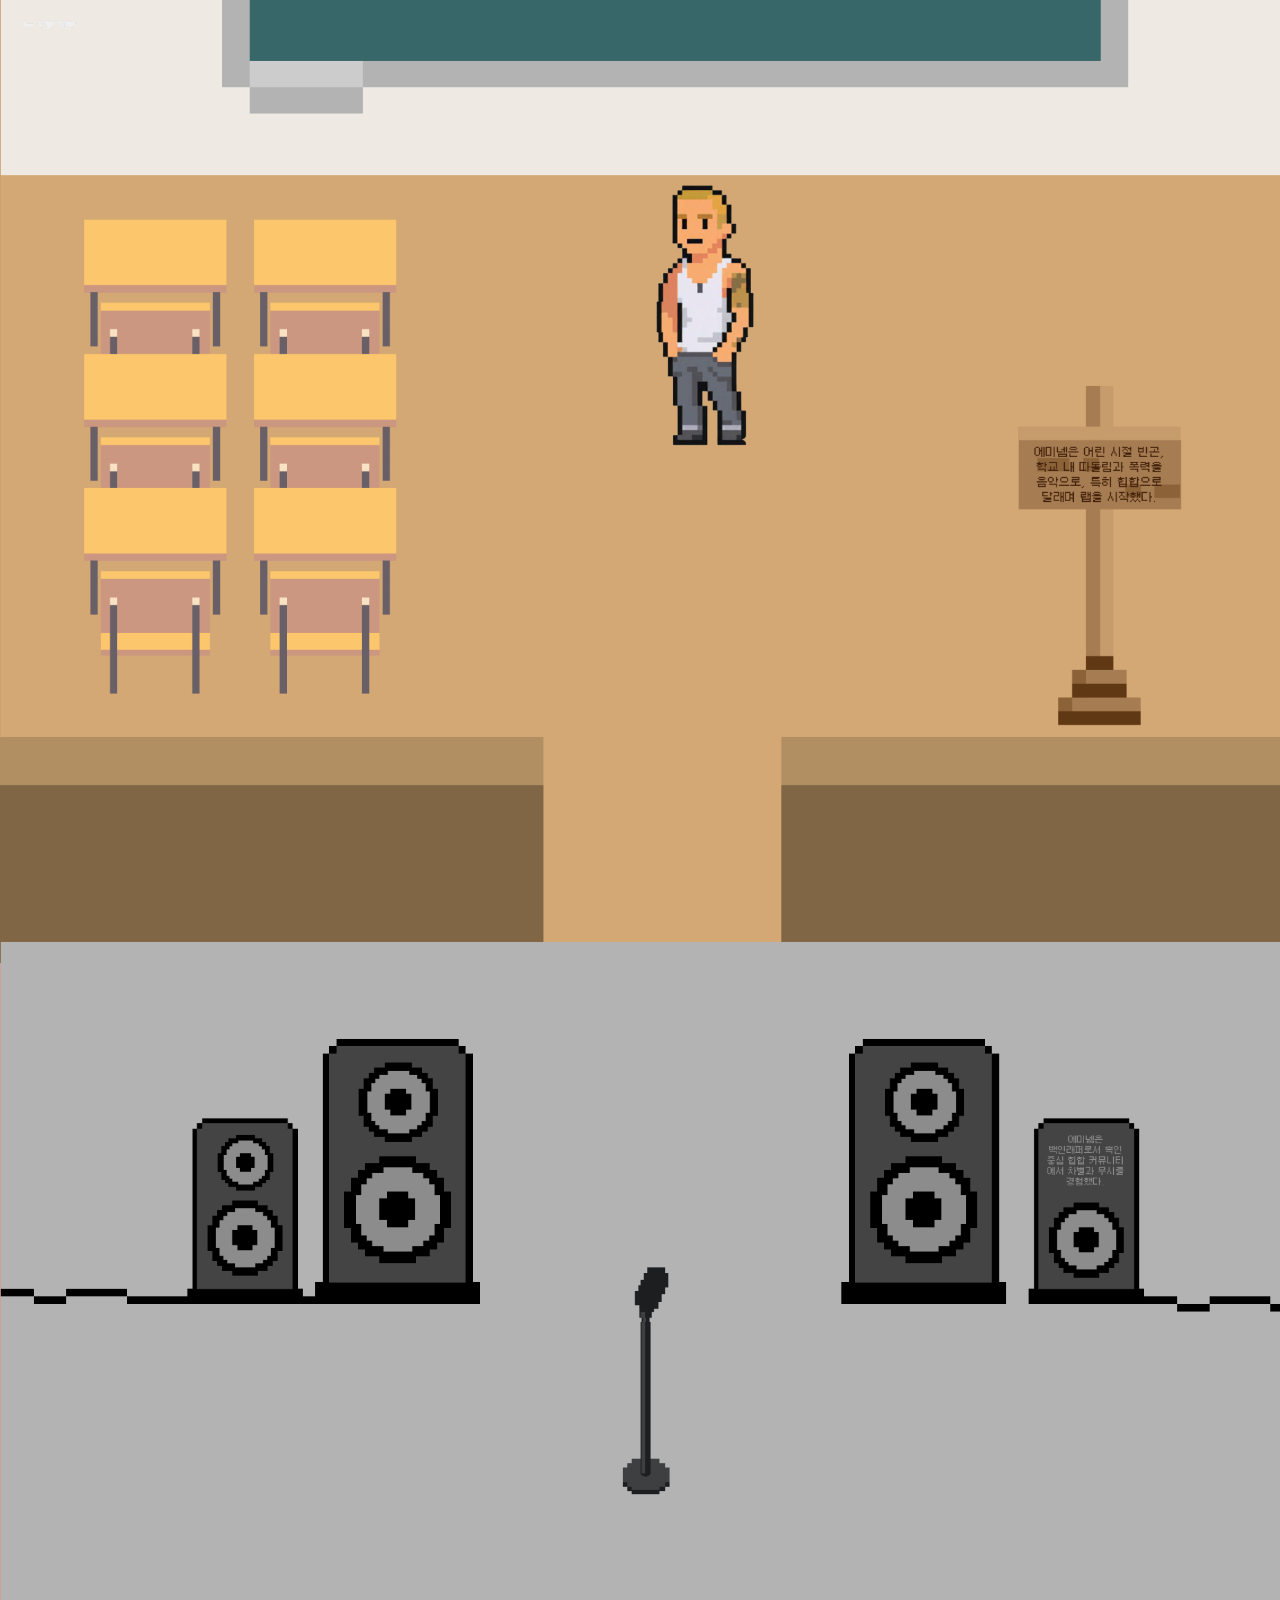
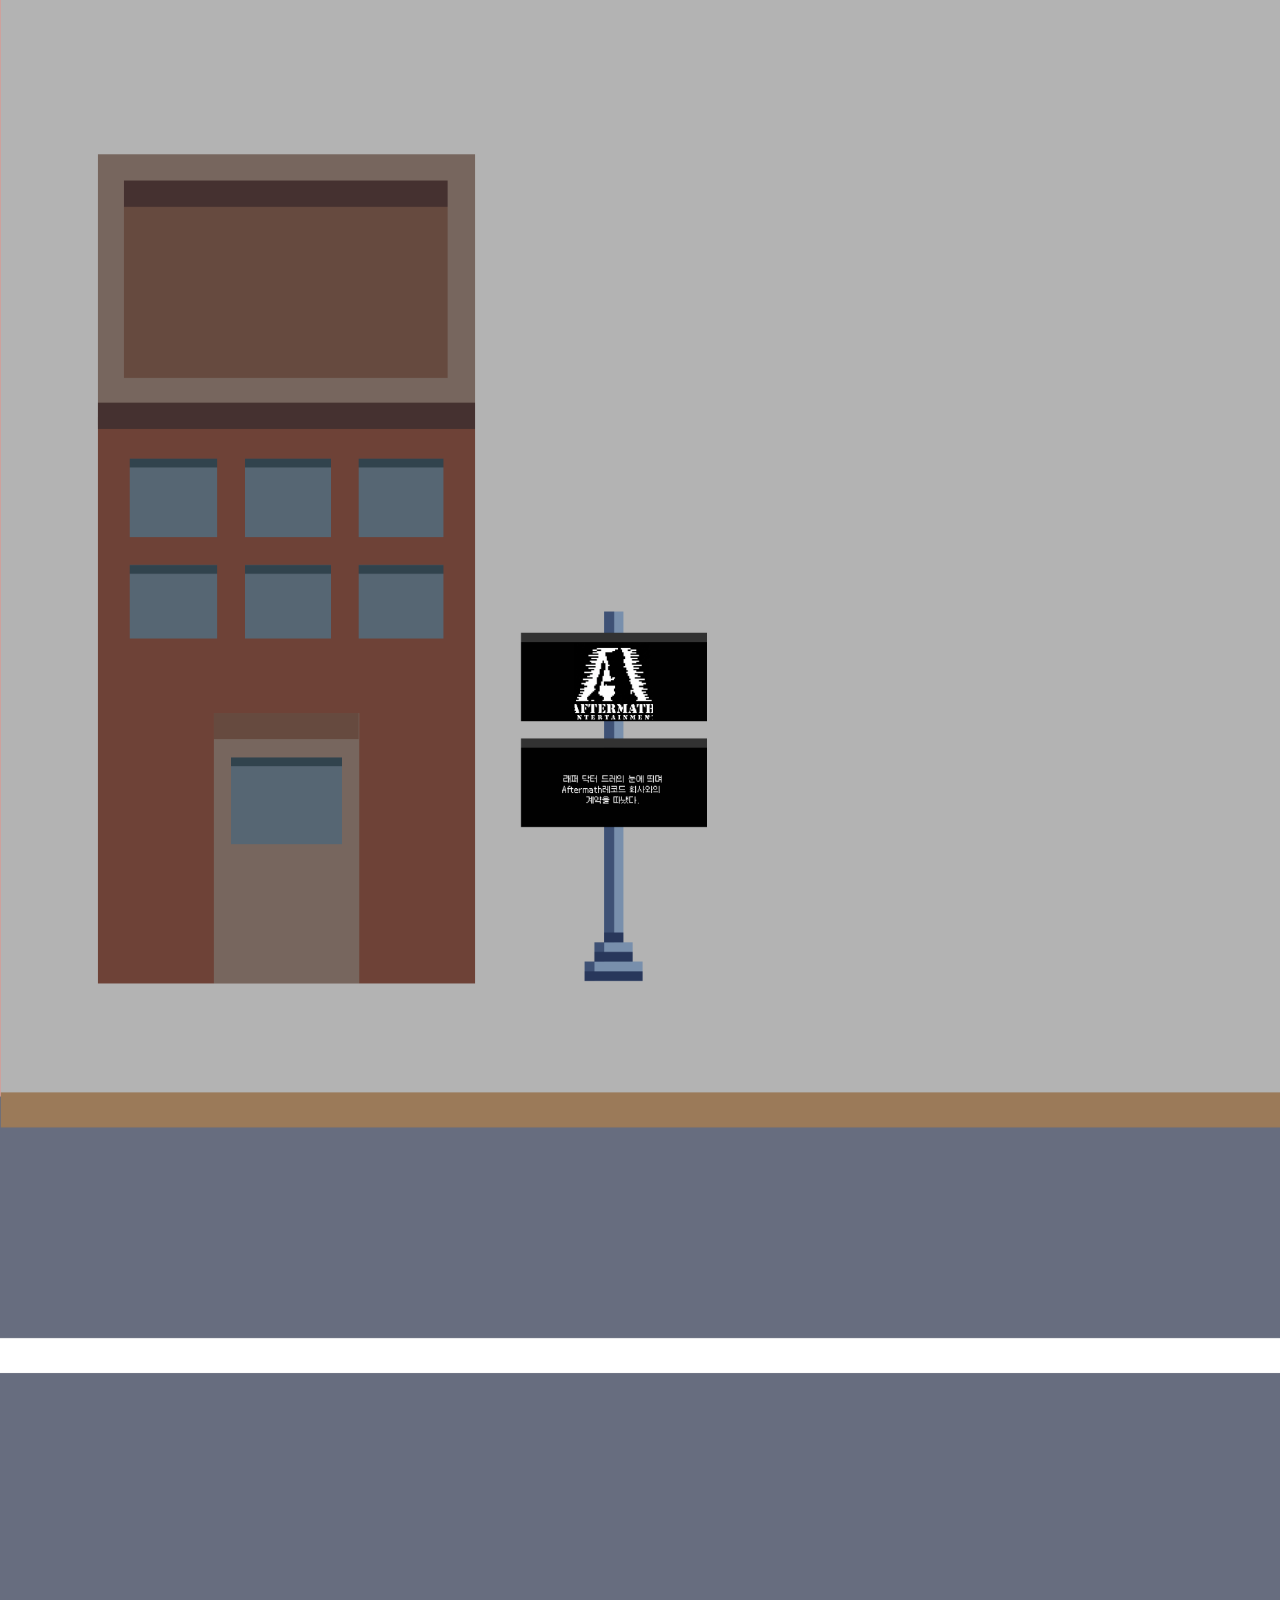
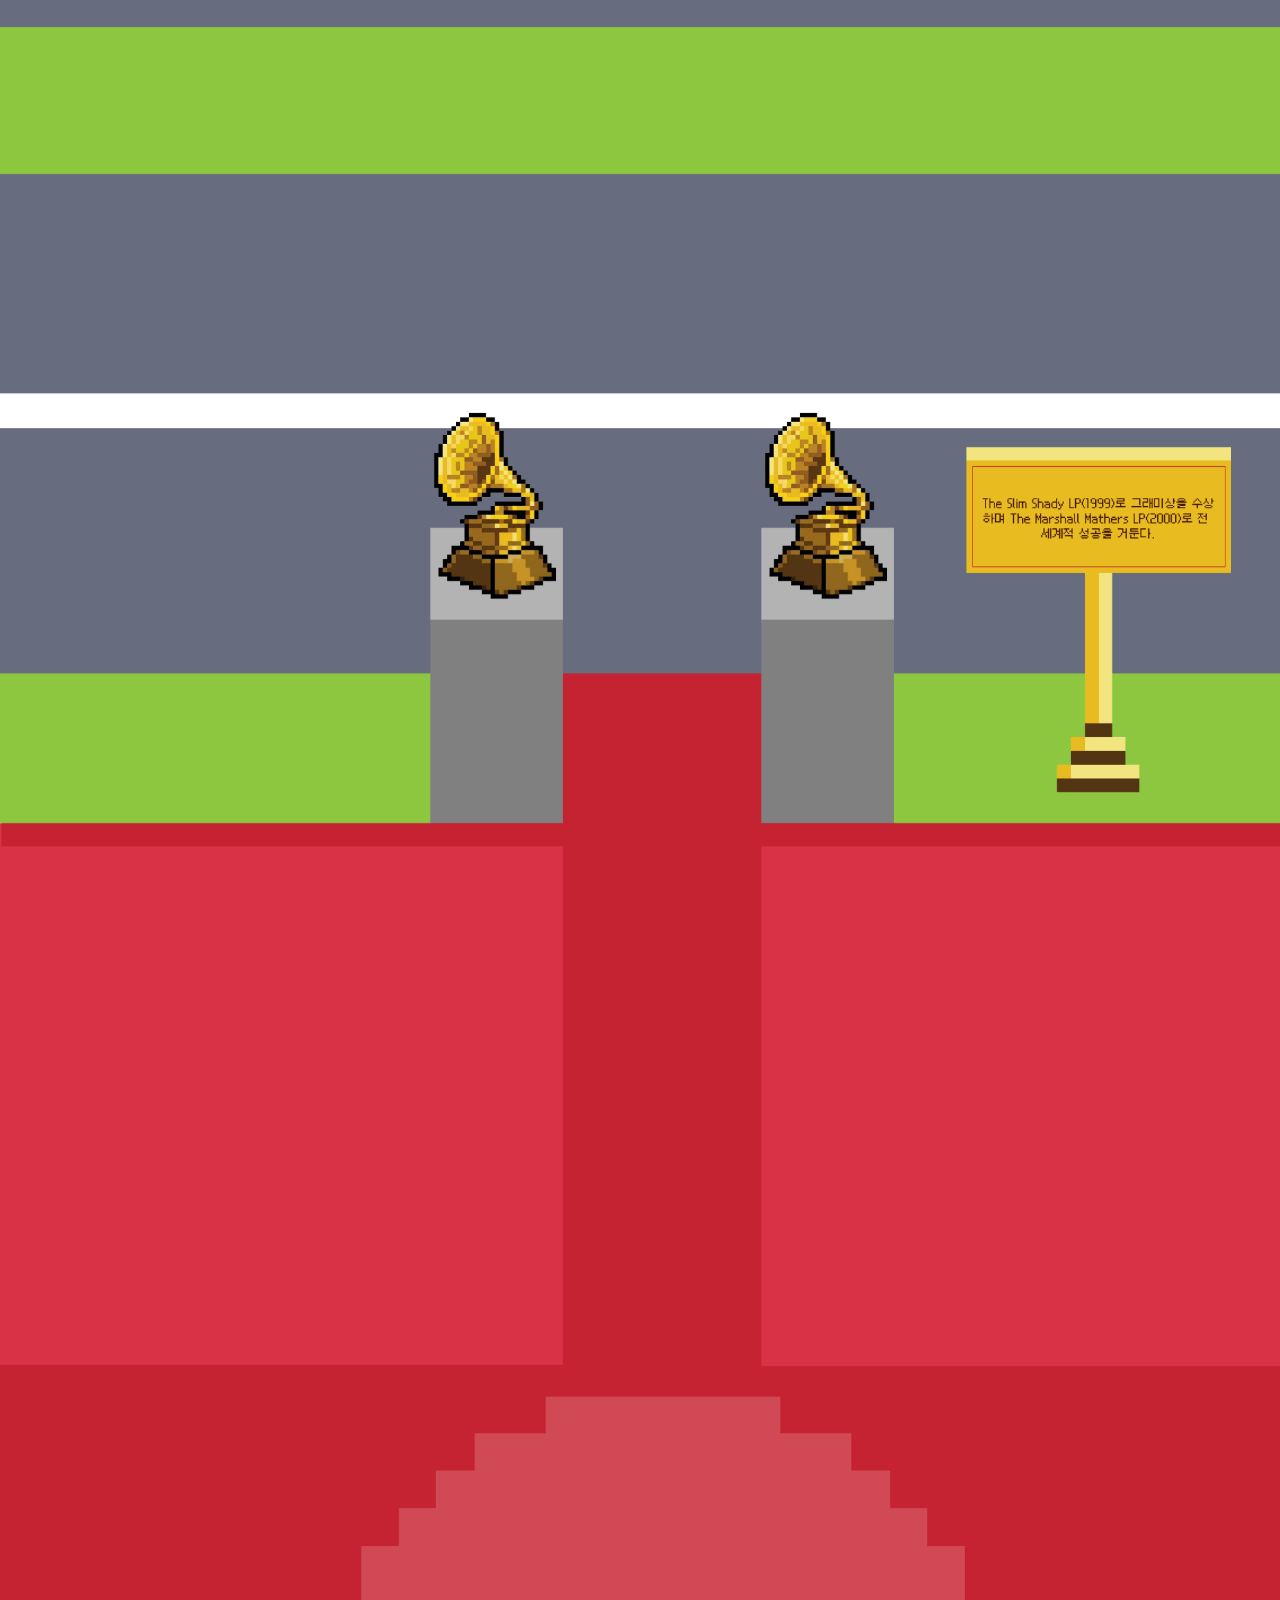
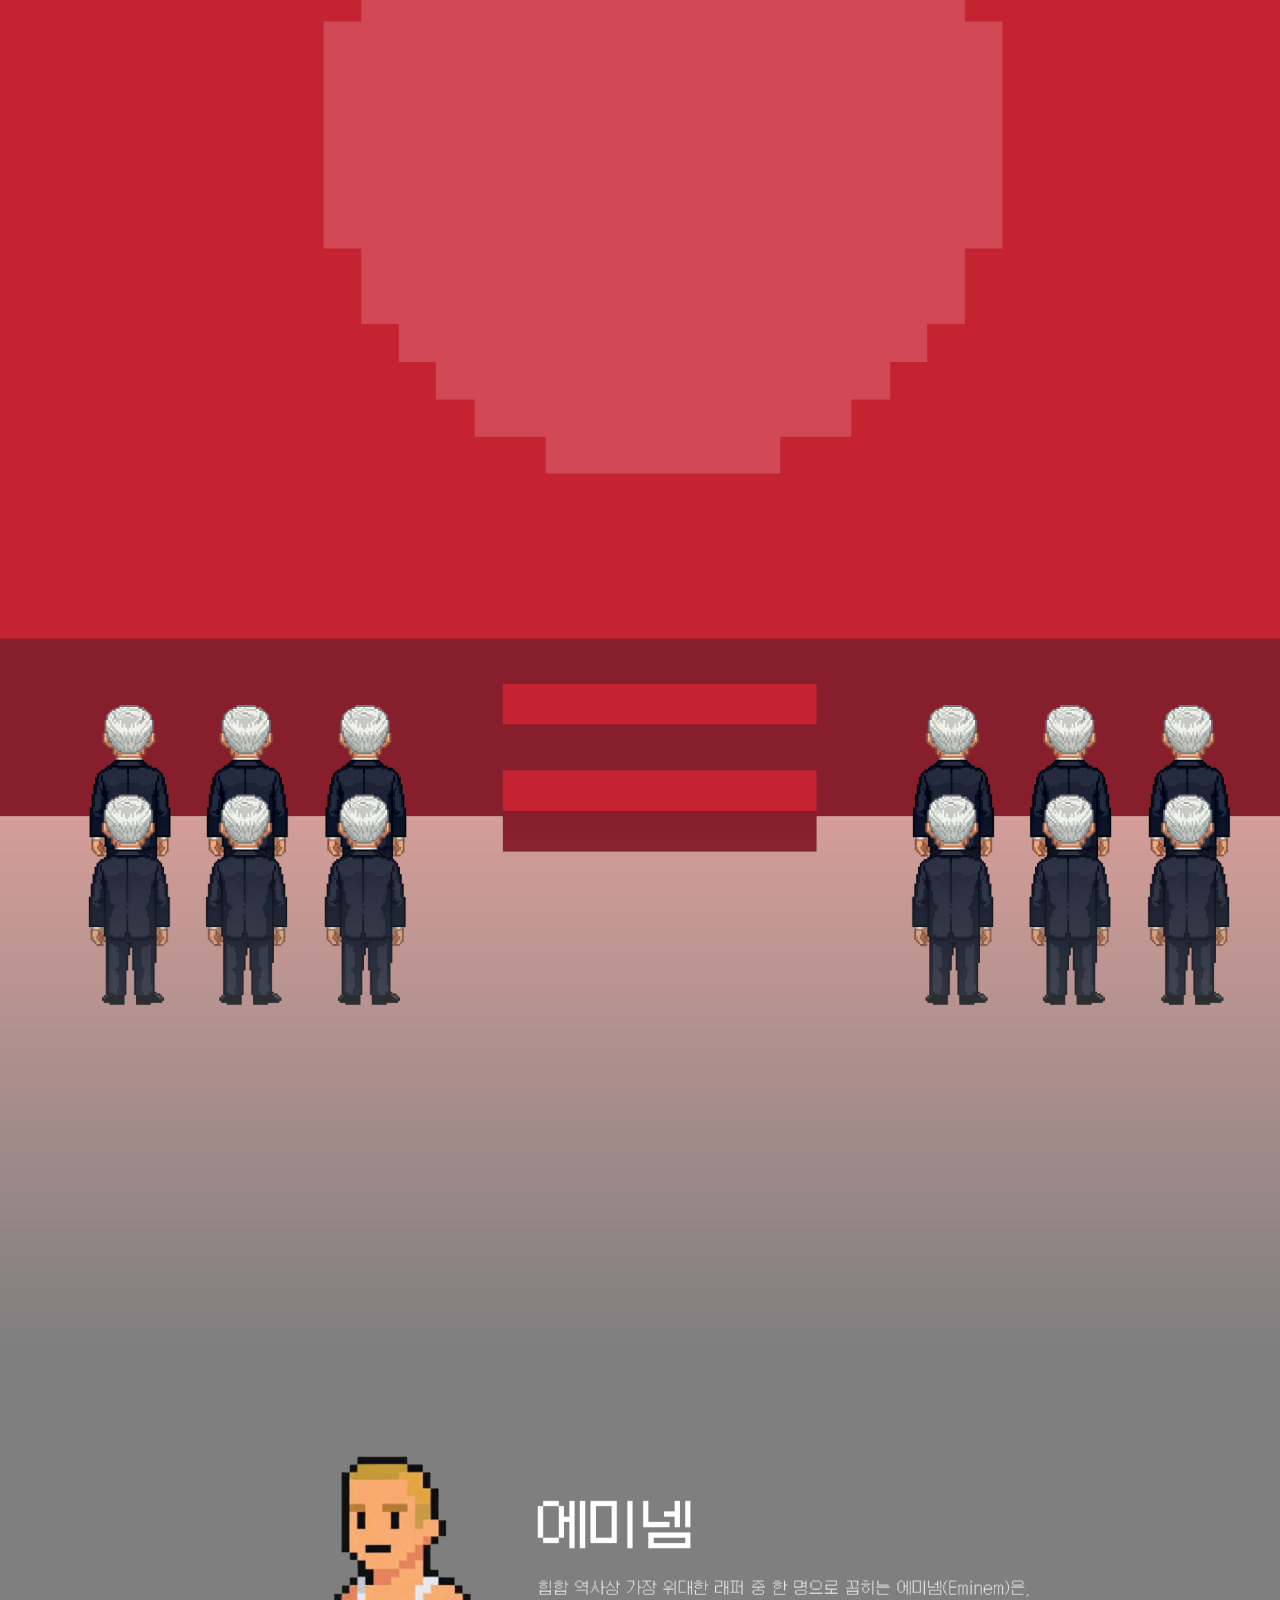
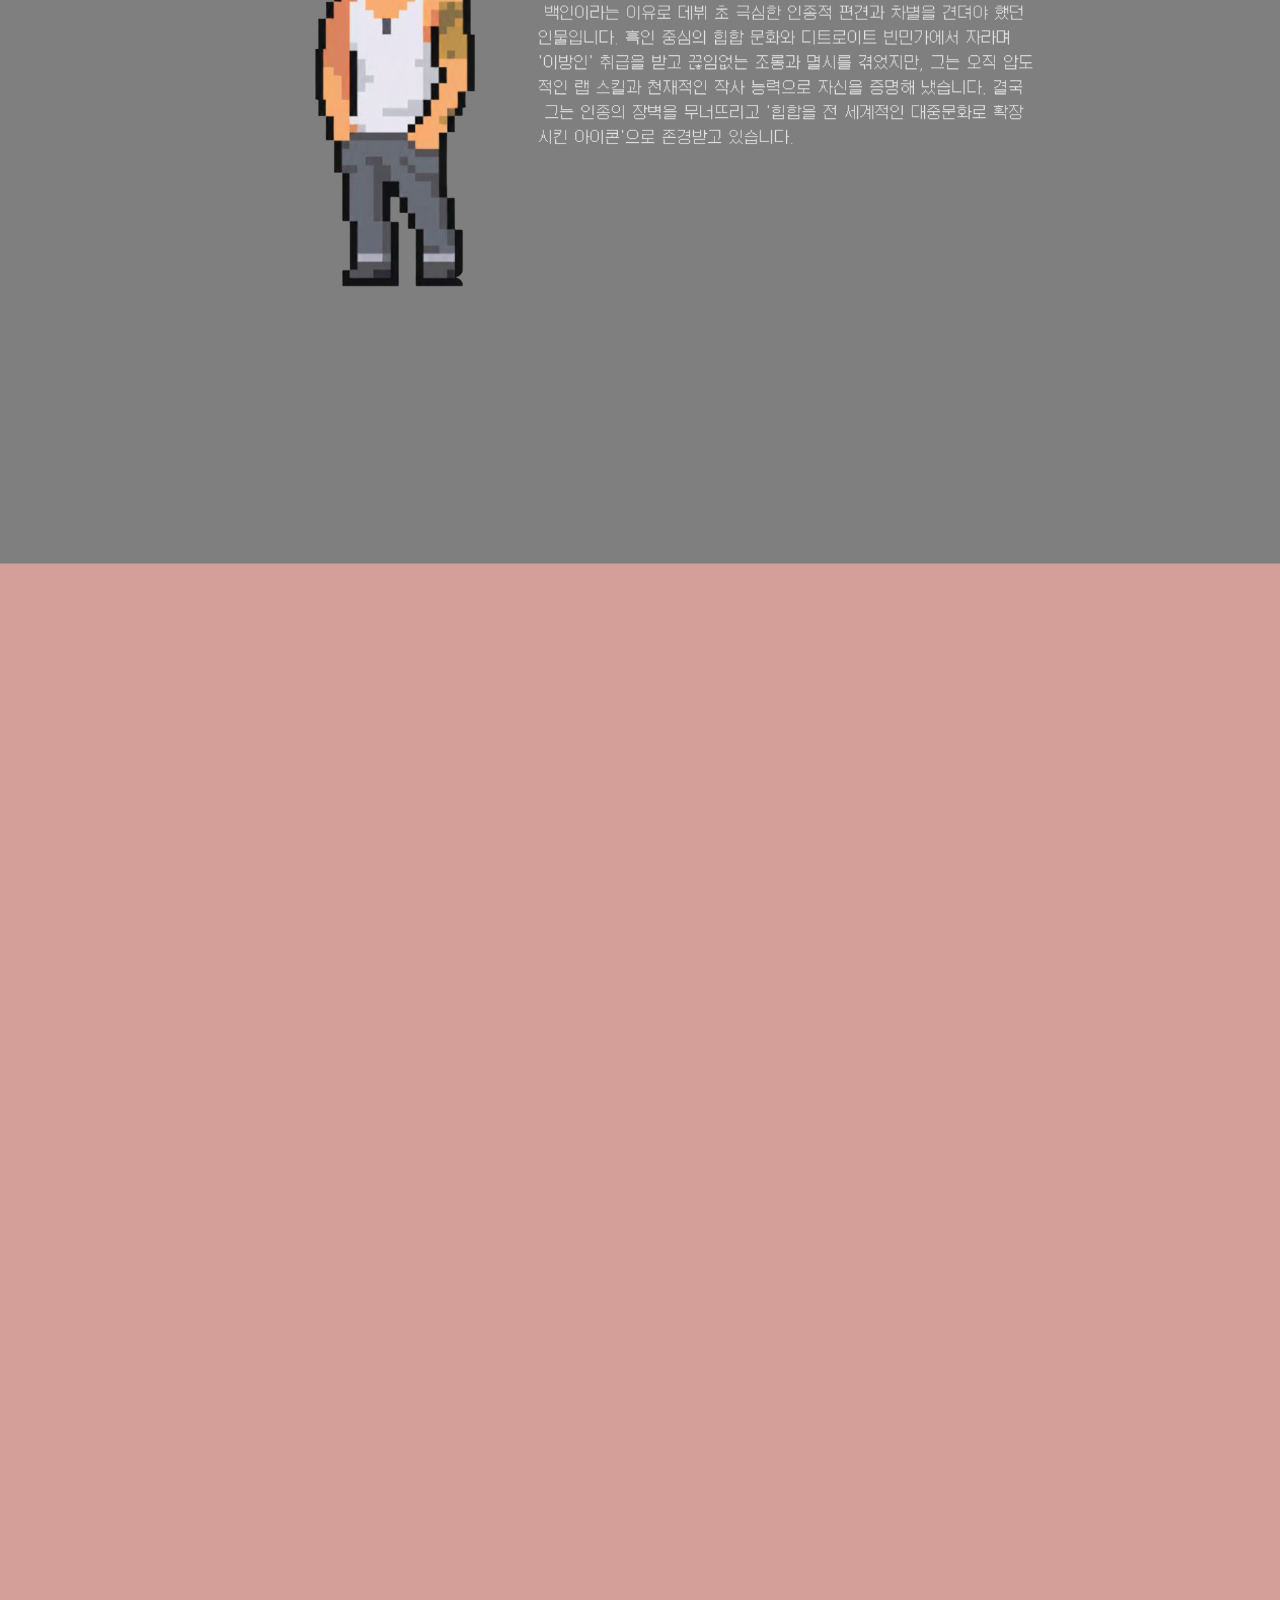
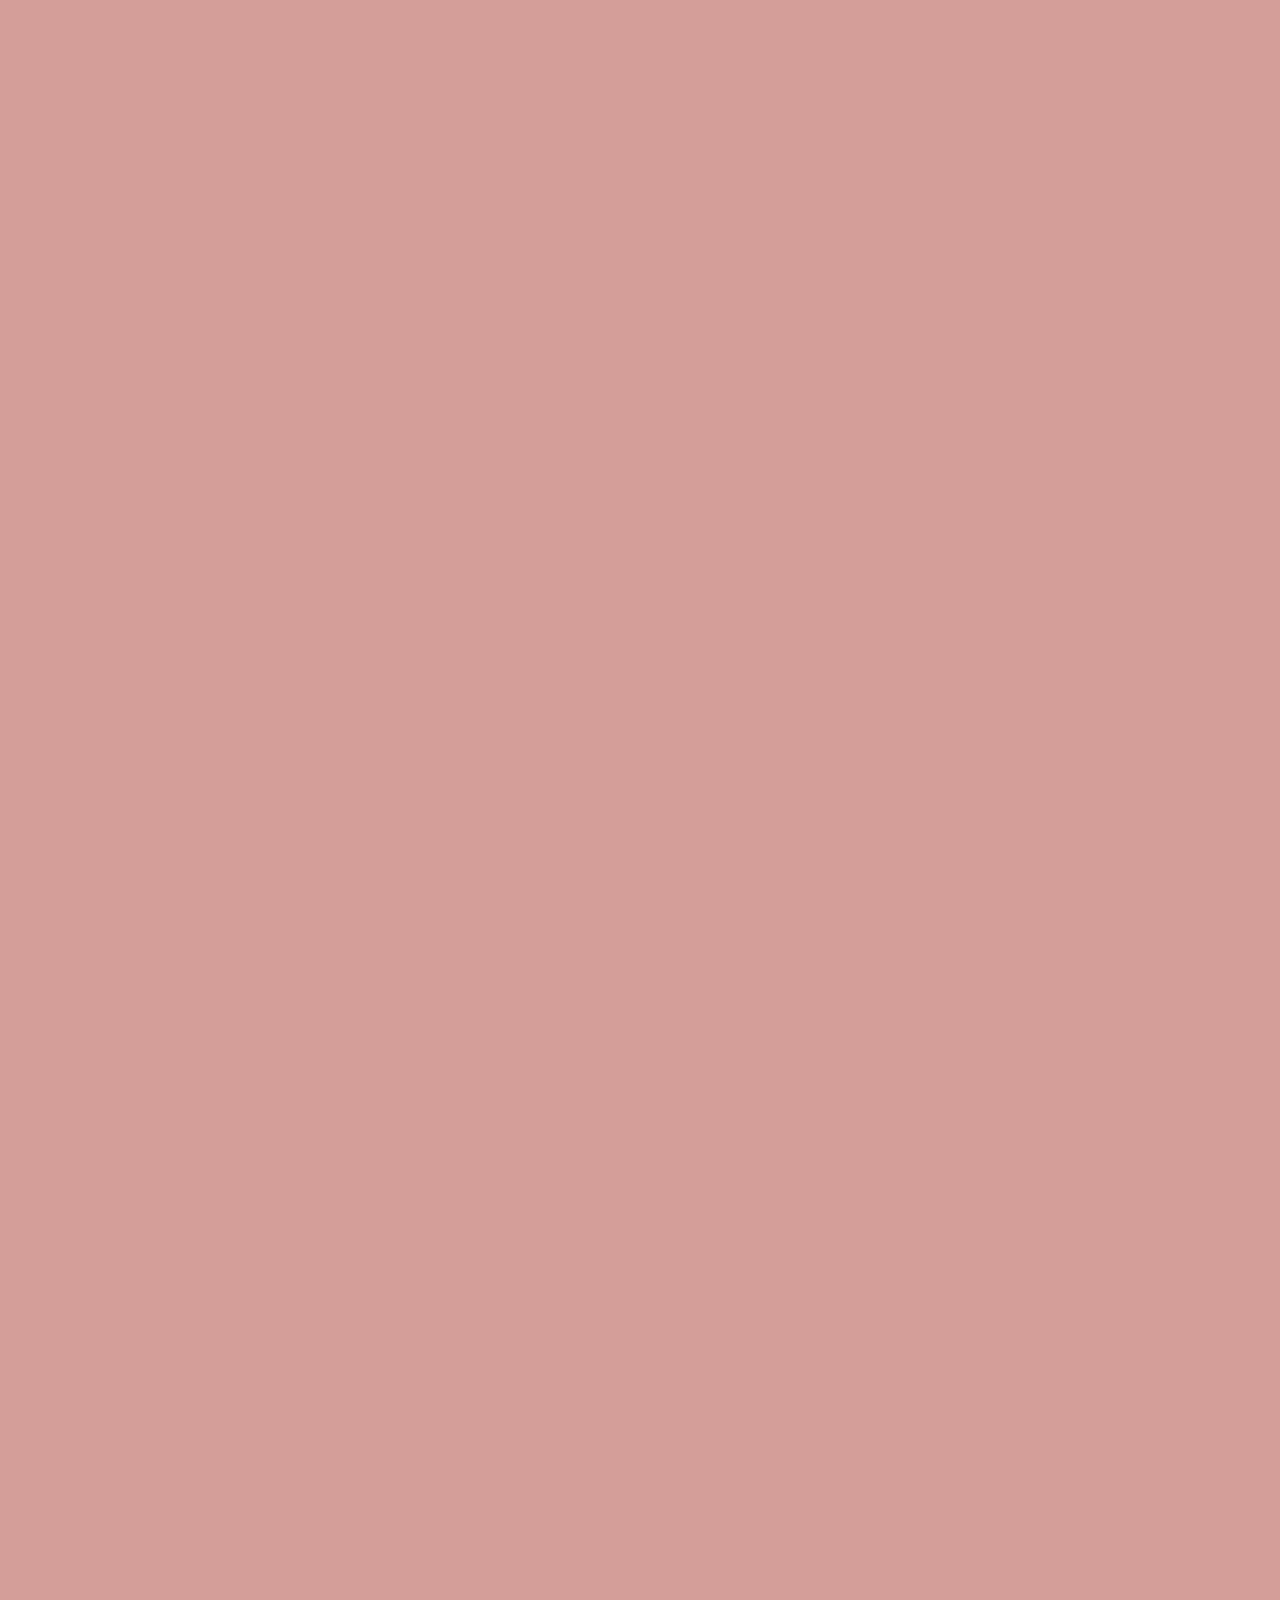
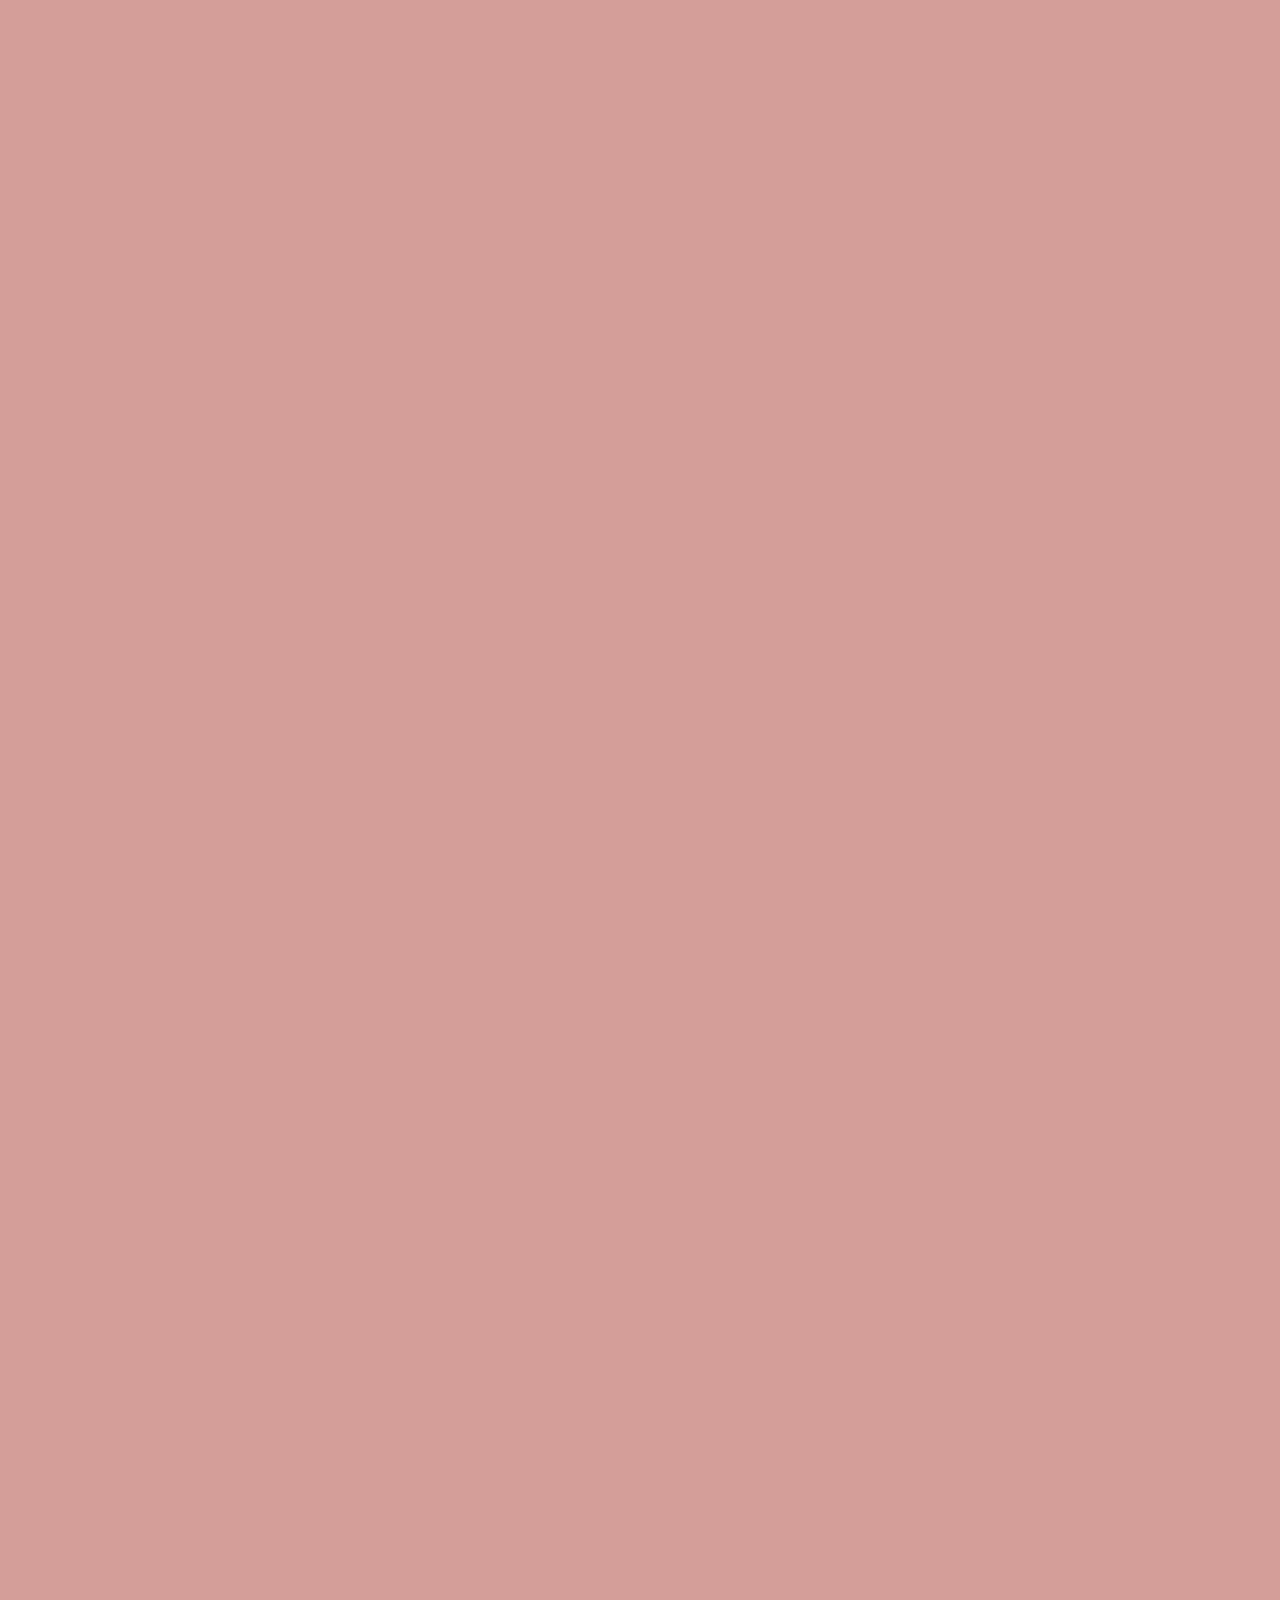
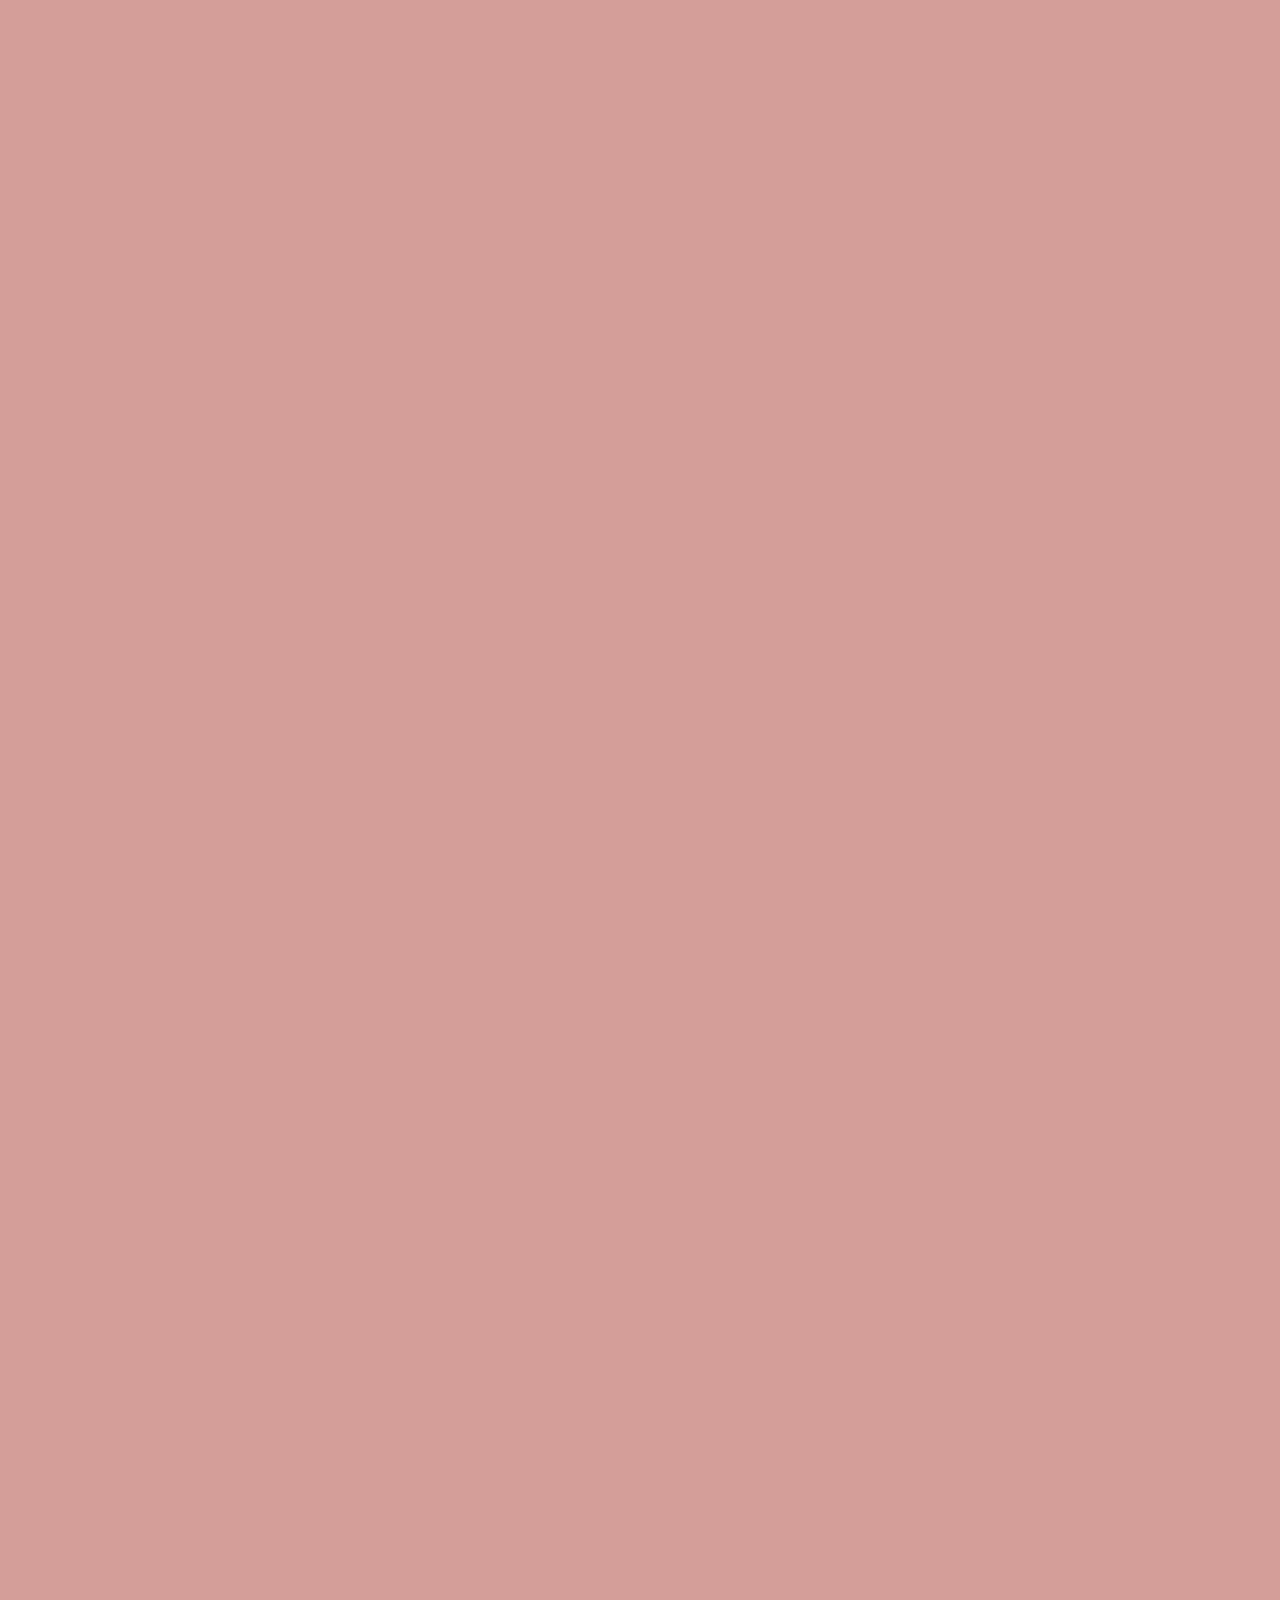
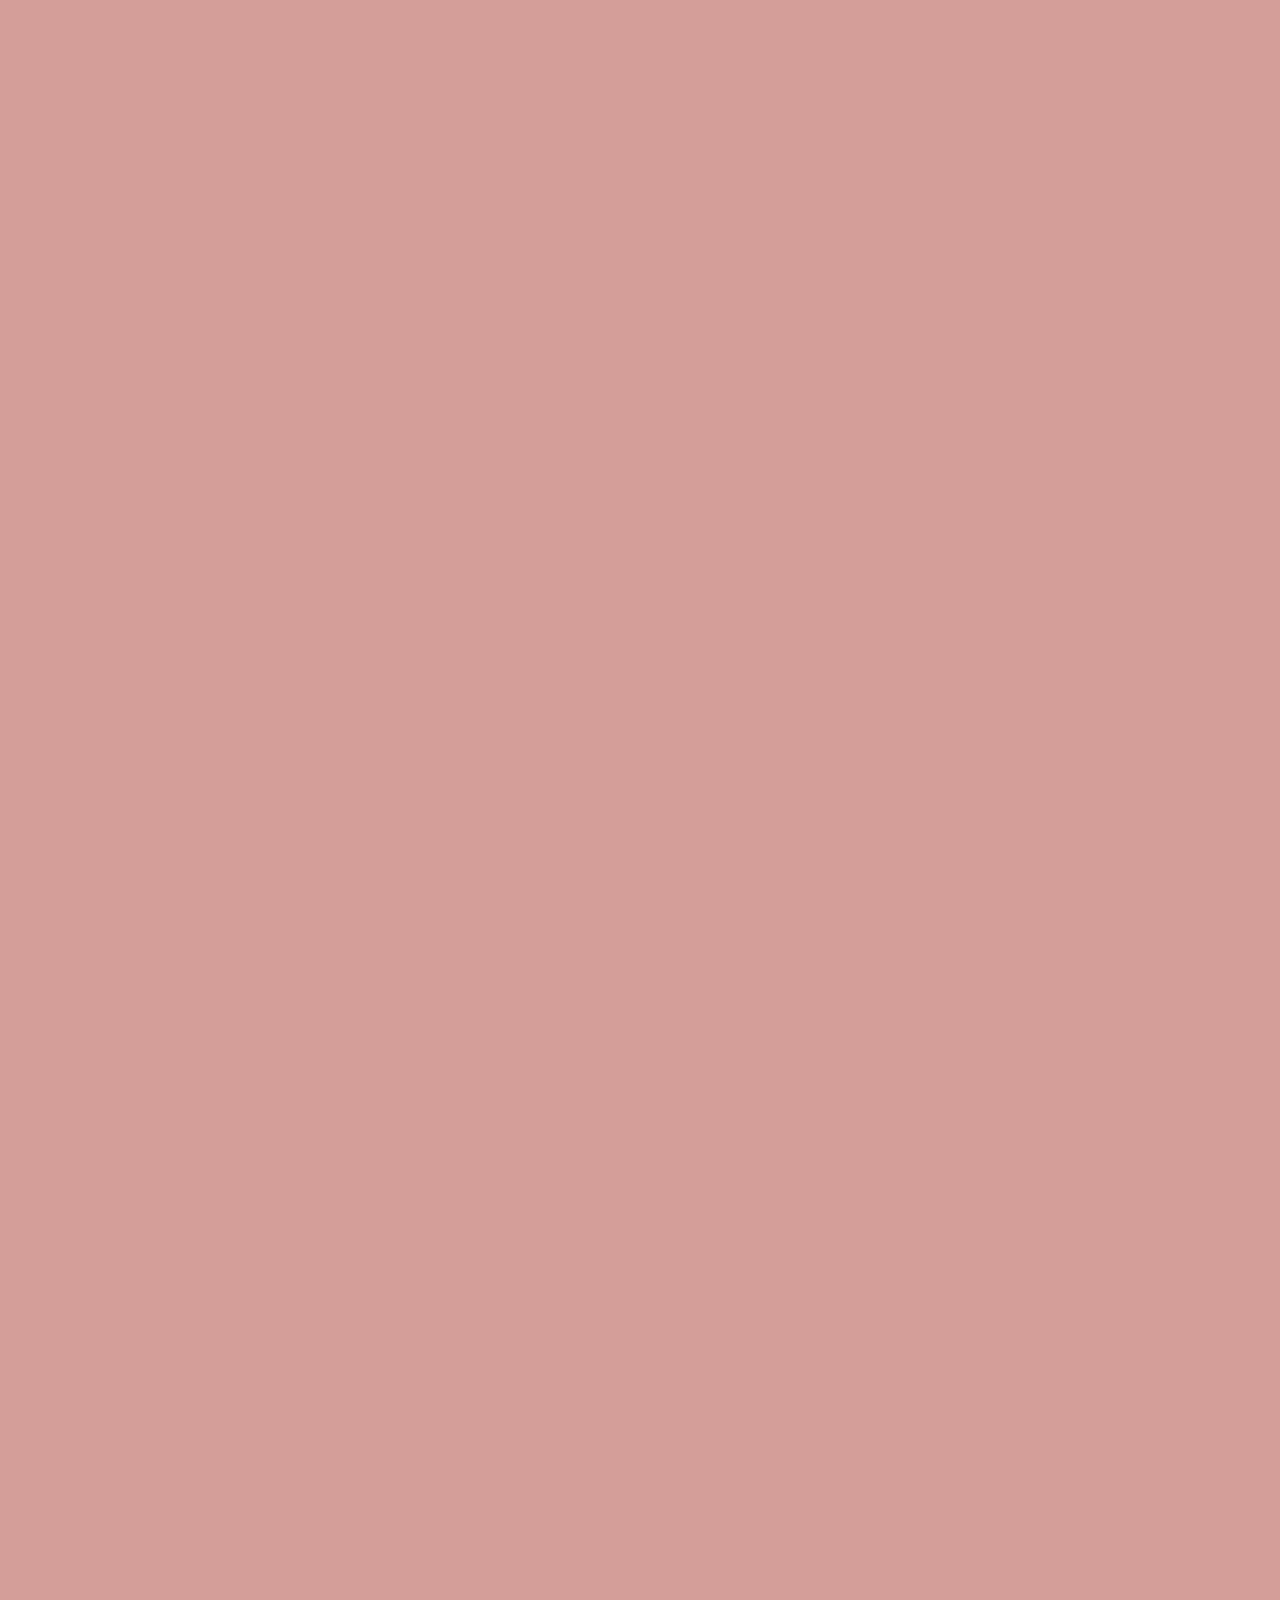
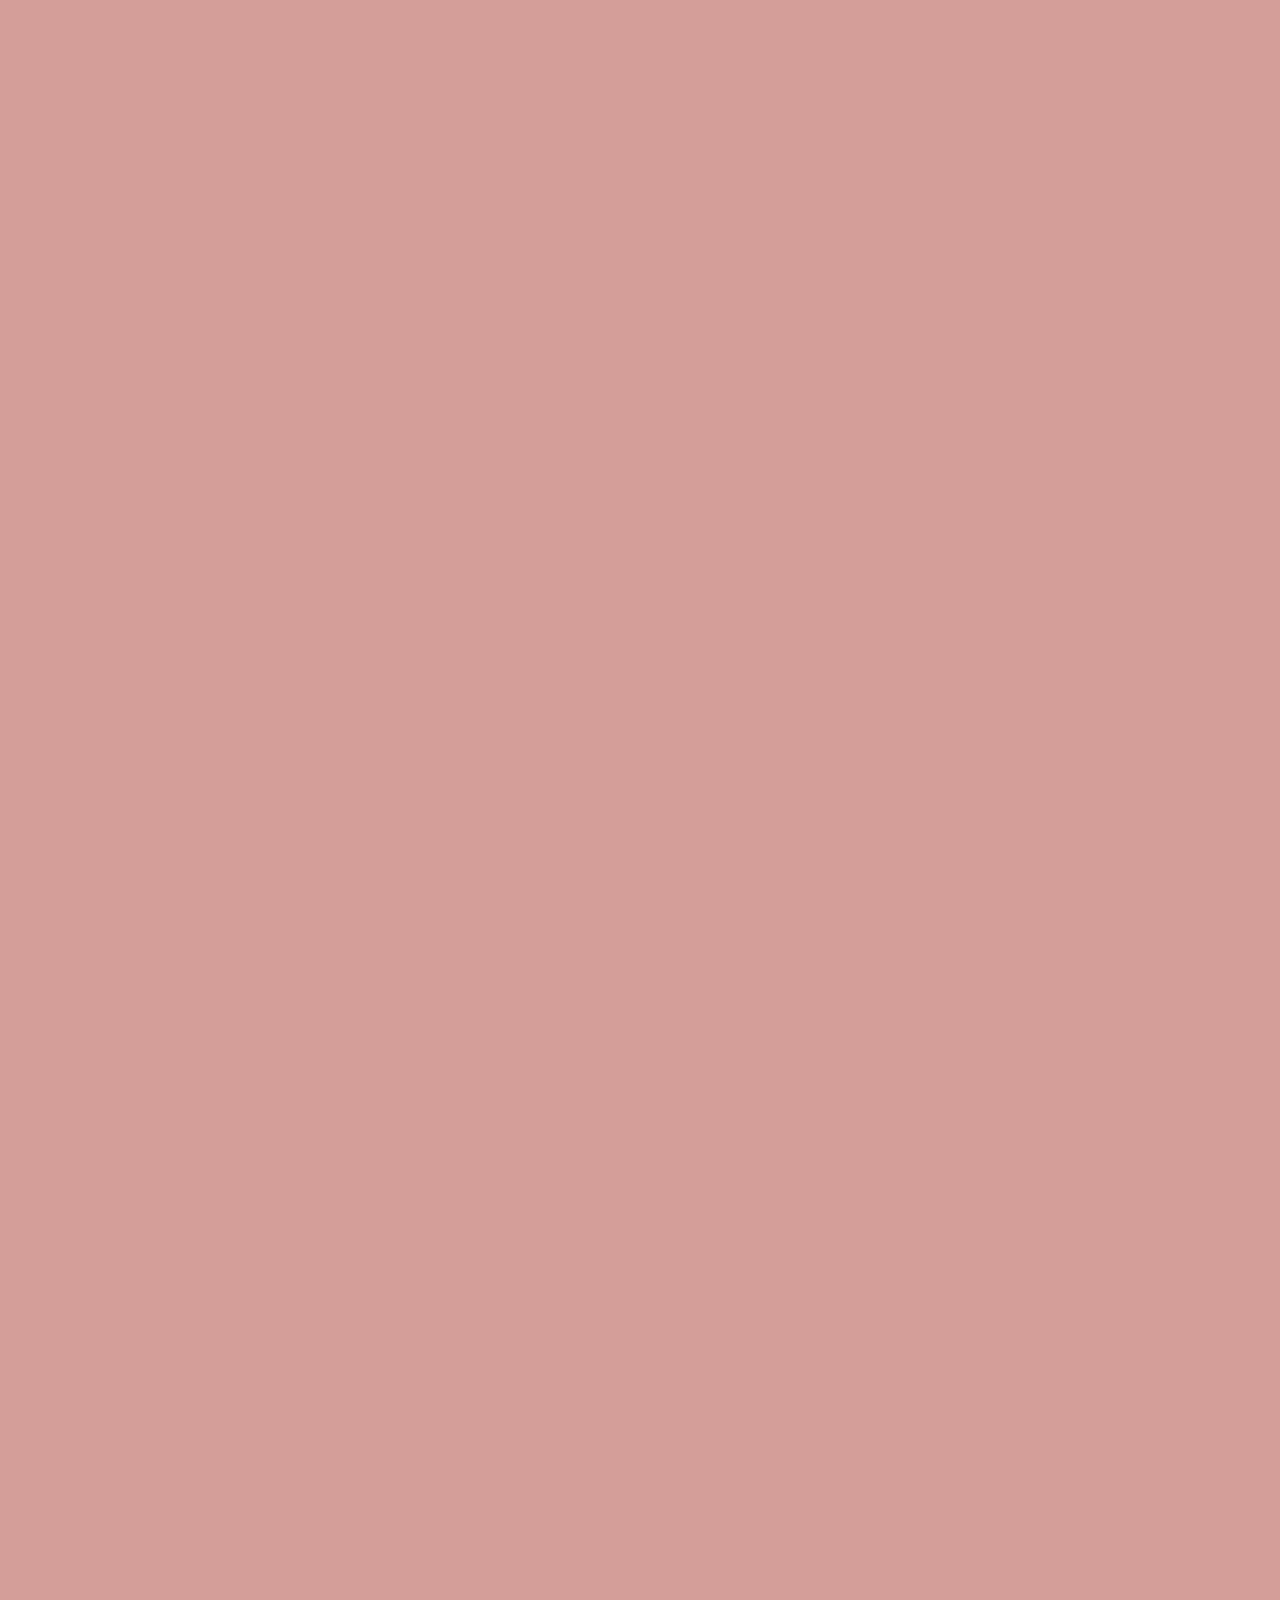
<file: eminem.html>
<!DOCTYPE html>

<html lang="en-GB">

<head>

    <meta charset="utf-8">

    <title>Minimal Skrollr Parallax with Character</title>

    <link rel="stylesheet" href="css/style.css">

   

    <meta name="viewport" content="width=device-width, initial-scale=1">

    <style>

        /* ==================== CSS 스타일 (퍼센트 기반) ==================== */

       

        /* 최소한의 테스트 스타일 */

        body { margin: 0; min-height: 20000; }

       

        /* 로딩 화면 스타일 */

        .loading {

            position: fixed; inset: 0;

            background: #6eb96c;

            color: white;

            display: grid;

            place-items: center;

            z-index: 1000;

        }

       

        /* 컨테이너 스타일 */

        .container {

            display: none;

            width: 100%;

            height: 100%;

        }

       

        /* Scene은 고정된 뷰포트 영역 */

        .scene {

            position: fixed;

            inset: 0;

        }

       

        /* 캐릭터 이미지 스타일 */

        .character-img {

            position: absolute;

            width: 14%;

            height: auto;

            left: 30%;

            top: 26%;

        }

        /* 그로기 데니*/

        .groggydeny {

            position: absolute;

            width: 17%;

            height: auto;

            left: 20%;

            top: 50%;

        }


       

        /* .box 스타일 (트럭 및 No Entry) */

        .box {

            position: absolute;

            width: 14%;

            height: auto;

            background-color: transparent;

            color: white;

            text-align: center;

            line-height: 100px;

        }

        /* .box 스타일 (트럭 및 No Entry) */

        .band {

            position: absolute;

            width: 22%;

            height: auto;

            background-color: transparent;

            color: white;

            text-align: center;

            line-height: 100px;

        }



        /* 맞을때 먼지 */

        .number {

            position: absolute;

            width:0.5%;

            height: auto;

            background-color: transparent;

            color: white;

            text-align: center;

            line-height: 100px;

        }

        .minus {

            position: absolute;

            width:5%;

            height: auto;

            background-color: transparent;

            color: white;

            text-align: center;

            line-height: 100px;

        }
       

        /* 배경 이미지 스타일 (HTML 내 img 태그에 적용할 스타일) */

        .background-layer {

            position: absolute;

            width: 104%;

            min-height: 100%;

            z-index: -1;

            top: 0;

            left: 0;

        }

           .back-btn{
  position:fixed;
  top:20px; left:20px;
  background:none;          /* 배경 제거 */
  border:none;              /* 테두리 제거 */
  padding:0;                /* 여백 제거 */
  cursor:pointer;
  z-index:10;
}

.back-btn img{
  width:60px;               /* 버튼 이미지 크기 */
  height:auto;
  display:block;
  transition:filter .2s ease;
}

.back-btn:hover img{
  filter:brightness(1.2);   /* 호버 시 살짝 밝게 */
}

    .back-btn:active{
      transform:translateY(0);
    }

#footer {
        position: absolute; /* ⬅️ fixed에서 absolute로 변경 */
        top: 100; /* ⬅️ min-height가 끝나는 페이지 맨 아래에 배치 */
        left: 5%;
        width: 100%;
        height: 75%;
        background-color: rgba(0, 0, 0, 0);
        display: flex;
        justify-content: center;
        align-items: center;
        z-index: 1000;
    }
.footer-button {
    
    margin:  10%; /* ⬅️ 좌우 간격을 10px에서 30px로 늘림 */
    background-color: rgba(0, 0, 0, 0);
    border: none;
    cursor: pointer;
    font-weight: bold;
    border-radius: 5px;
}
    </style>

</head>

<body>

    <!-- 🔙 뒤로가기 버튼 -->
<button class="back-btn" onclick="history.back()">
  <img src="back2.png" alt="뒤로가기" />
</button>


    <div id="skrollr-body">

       

        <div class="loading">

            Loading...

        </div>

       

        <div class="container">

           

            <div class="scene">

               

                <img src="eminem/eminemmap.png" alt="Parallax Background Map" class="background-layer"

                    data-0="transform: translateY(-5%) translateX(0%);" /* ⬅️ 3%로 조정 */
                    data-2000="transform: translateY(-5%) translateX(0%);" /* ⬅️ 3%로 조정 */

                    data-3000="transform: translateY(-19.5%) translateX(0%);" /* ⬅️ 3%로 조정 */

                    data-5000="transform: translateY(-19.5%) translateX(0%);" /* ⬅️ 3%로 조정 */
                    data-5800="transform: translateY(-35.5%) translateX(0%);" /* ⬅️ 3%로 조정 */
                    data-7700="transform: translateY(-35.5%) translateX(0%);" /* ⬅️ 3%로 조정 */
                    data-10000="transform: translateY(-50%) translateX(0%);" /* ⬅️ 3%로 조정 */
                    data-14500="transform: translateY(-50%) translateX(0%);" /* ⬅️ 3%로 조정 */
                    data-16000="transform: translateY(-67%) translateX(0%);" /* ⬅️ 3%로 조정 */
                    data-18000="transform: translateY(-67%) translateX(0%);" /* ⬅️ 3%로 조정 */


                    data-21000="transform: translateY(-89.5%) translateX(0%);" /* ⬅️ 3%로 조정 */


                   
               >


                <img src="eminem/suv.png" alt="No Entry Image" class="band" style="top: 30%;"   /* 차  */

                    data-6000="left: -50%; top: 10%; opacity: 1; width: 50%;"

                    data-6400="left: 7%; top: 10%; opacity: 1;"

                    data-7300="left: 7%; top: 10%; opacity: 1;"

                    data-7700="left: 120%; top: 10%; opacity: 1;"
                    data-7701="left: 120%; top: 10%; opacity: 0;"

                    data-9999="left: -30%; top: 10%; opacity: 0;"

                    data-10000="left: -30%; top: -47%; opacity: 1;"

                    data-10400="left: 30%; top: -47%; opacity: 1;"

                    data-14200="left: 30%; top: -47%; opacity: 1;"

                    data-14600="left: 120%; top: -47%; opacity: 1;"

                   
                     >

                     
                     <img src="eminem/eminem.png" alt="No Entry Image" class="box" style="top: 30%;" /* 에미넴2  */

                data-11000="left: 42.5%; top: 20%; opacity: 0;"
                data-12000="left: 42.5%; top: 30%; opacity: 1;"

                data-19000="left: 42.5%; top: 30%; opacity: 1;"
                data-20500="left: 42.5%; top: 50%; opacity: 0;"
                     >
                     
                  

                <img src="eminem/billy1.png" alt="No Entry Image" class="box" style="top: 30%;"   /* 빌리1 */



                    data-0="left: 120%; top: 20%; opacity: 0;"

                    data-800="left: 43%; top: 20%; opacity: 1;"

                    data-2000="left: 43%; top: 20%; opacity: 1;"

                    data-2500="left: 43%; top: -80%; opacity: 0;"

                    >


                    <img src="eminem/billy2.png" alt="No Entry Image" class="box" style="top: 30%;"   /* 빌리2 */

                    data-0="left: 120%; top: 20%; opacity: 0;"

                    data-800="left: 55%; top: 20%; opacity: 1;"

                    data-2000="left: 55%; top: 20%; opacity: 1;"

                    data-2500="left: 55%; top: -80%; opacity: 0;"

                    >   

                  <img src="eminem/eminem.png" alt="cayouth" class="box"  /* 에미넴 */

    

                    data-1500="left: 48%; top: 20%;" 

                    data-2000="left: 48%; top: 20%;" 

                    data-3000="left: 48%; top: 20%;" 

                    data-4500="left: 48%; top: 20%; opacity: 1;" 
                    data-4900="left: 35%; top: 25%; opacity: 1;" 
                    data-5200="left: 15%; top: 30%; opacity: 0;"
                    data-5800="left: 15%; top: 30%; opacity: 0;"
                    data-5900="left: 15%; top: 30%; opacity: 1;"

                    data-7000="left: 15%; top: 30%; opacity: 1;"

                    data-7300="left: 15%; top: 50%; opacity: 0"

                   
                >

                    <img src="eminem/drdre.png" alt="No Entry Image" class="band" style="top: 30%;" /* drdre  */


                    data-3000="left: -15%; top: 50%; opacity: 0; width: 15%;"

                    data-3500="left: 30%; top: 50%; opacity: 1;"

                    data-5000="left: 30%; top: 50%; opacity: 1;"
                    data-5200="left: 15%; top: 50%; opacity: 0;"

                    
                    
                    >

                    <img src="eminem/rapper2.png" alt="No Entry Image" class="band" style="top: 30%;" /* 흑인래퍼2  */


                    data-3000="left: -15%; top: 50%; opacity: 0; width: 15%;"

                    data-3500="left: 30%; top: 50%; opacity: 1;"

                    data-4800="left: 30%; top: 50%; opacity: 1;"

                    data-5100="left: -15%; top: 50%; opacity: 1;"

                    
                    
                    >

                    <img src="eminem/rapper1.png" alt="No Entry Image" class="band" style="top: 30%;" /* 흑인래퍼1  */


                    data-3000="left: -35%; top: 50%; opacity: 0; width: 15%;"

                    data-3500="left: 20%; top: 50%; opacity: 1;"

                    data-4800="left: 20%; top: 50%; opacity: 1;"

                    data-5100="left: -35%; top: 50 %; opacity: 1;"

                    
                    
                    >

                   

                
                  <img src="don/music1.png" alt="Denny's Car Image" class="box" /* 음표 */

                   
                    data-3499="left: 65%; top: 5%; opacity: 0;"

                    data-3500="left: 65%; top: 5%; opacity: 1;"
                    
                    data-3599="left: 65%; top: 5%; opacity: 1;"

                    data-3600="left: 65%; top: 5%; opacity: 0;"

                    data-3699="left: 65%; top: 5%; opacity: 0;"

                    data-3700="left: 65%; top: 5%; opacity: 1;"
                    
                    data-3799="left: 65%; top: 5%; opacity: 1;"

                    data-3800="left: 65%; top: 5%; opacity: 0;"

                    data-15999="left: 60%; top: 5%; opacity: 0;"

                    data-16000="left: 60%; top: 5%; opacity: 1;"
                    
                     data-16199="left: 60%; top: 5%; opacity: 1;"
                    
                    data-16200="left: 60%; top: 5%; opacity: 0;"

                    data-16299="left: 60%; top: 5%; opacity: 0;"

                    data-16300="left: 60%; top: 5%; opacity: 1;"

                    data-16499="left: 60%; top: 5%; opacity: 1;"
                    
                    data-16500="left: 60%; top: 5%; opacity: 0;"
                    >

                    <img src="don/music2.png" alt="Denny's Car Image" class="box" /* 음표 */

                   
                    data-3599="left: 60%; top: 5%; opacity: 0;"

                    data-3600="left: 60%; top: 5%; opacity: 1;"

                    data-3699="left: 60%; top: 5%; opacity: 1;"
                    
                    data-3700="left: 60%; top: 5%; opacity: 0;"

                    data-3799="left: 60%; top: 5%; opacity: 0;"

                    data-3800="left: 60%; top: 5%; opacity: 1;"

                    data-3899="left: 60%; top: 5%; opacity: 1;"
                    
                    data-3900="left: 60%; top: 5%; opacity: 0;"

                    data-16099="left: 65%; top: 5%; opacity: 0;"

                    data-16100="left: 65%; top: 5%; opacity: 1;"

                    data-16299="left: 65%; top: 5%; opacity: 1;"
                    
                    data-16300="left: 65%; top: 5%; opacity: 0;"

                    data-16399="left: 65%; top: 5%; opacity: 0;"

                    data-16400="left: 65%; top: 5%; opacity: 1;"

                    data-16599="left: 65%; top: 5%; opacity: 1;"
                    
                    data-16600="left: 65%; top: 5%; opacity: 0;"

                    >

                    <img src="don/music3.png" alt="Denny's Car Image" class="box" /* 음표 */

                   
                    data-3699="left: 55%; top: 5%; opacity: 0;"

                    data-3700="left: 55%; top: 5%; opacity: 1;"
                    
                    data-3799="left: 55%; top: 5%; opacity: 1;"

                    data-3800="left: 55%; top: 5%; opacity: 0;"

                    data-3899="left: 55%; top: 5%; opacity: 0;"

                    data-3900="left: 55%; top: 5%; opacity: 1;"
                    
                    data-3999="left: 55%; top: 5%; opacity: 1;"

                    data-4000="left: 55%; top: 5%; opacity: 0;"

                    data-16199="left: 70%; top: 5%; opacity: 0;"

                    data-16200="left: 70%; top: 5%; opacity: 1;"

                    data-16399="left: 70%; top: 5%; opacity: 1;"
                    
                    data-16400="left: 70%; top: 5%; opacity: 0;"

                    data-16499="left: 70%; top: 5%; opacity: 0;"

                    data-16500="left: 70%; top: 5%; opacity: 1;"

                    data-16699="left: 70%; top: 5%; opacity: 1;"
                    
                    data-16700="left: 70%; top: 5%; opacity: 0;"
                    >

                    <img src="don/music4.png" alt="Denny's Car Image" class="box" /* 음표 */

                    data-16299="left: 75%; top: 5%; opacity: 0;"

                    data-16300="left: 75%; top: 5%; opacity: 1;"

                    data-16499="left: 75%; top: 5%; opacity: 1;"
                    
                    data-16500="left: 75%; top: 5%; opacity: 0;"

                    data-16599="left: 75%; top: 5%; opacity: 0;"

                    data-16600="left: 75%; top: 5%; opacity: 1;"

                    data-16799="left: 75%; top: 5%; opacity: 1;"
                    
                    data-16800="left: 75%; top: 5%; opacity: 0;"
                    >

                    <img src="don/music5.png" alt="Denny's Car Image" class="box" /* 음표 */

                    data-16399="left: 80%; top: 5%; opacity: 0;"

                    data-16400="left: 80%; top: 5%; opacity: 1;"

                    data-16599="left: 80%; top: 5%; opacity: 1;"
                    
                    data-16600="left: 80%; top: 5%; opacity: 0;"

                    data-16699="left: 80%; top: 5%; opacity: 0;"

                    data-16700="left: 80%; top: 5%; opacity: 1;"

                    data-16899="left: 80%; top: 5%; opacity: 1;"
                    
                    data-16900="left: 80%; top: 5%; opacity: 0;"
                    >

                    <img src="eminem/mic.png" alt="Denny's Car Image" class="box" /* 마이크 */

                    data-16200="left: -10%; top: 45%; opacity: 1; width: 4%"

                    data-16400="left: 45%; top: 45%; opacity: 1;"

                    data-17200="left: 45%; top: 45%; opacity: 1;"
                    
                    data-17400="left: 110%; top: 45%; opacity: 0;"
                  
                    >




                    <img src="chat/eminemchat1.png" alt="Denny's Car Image" class="경비 대사"

                   
                    data-799="left: 60%; top: 8%; opacity: 0; width: 10%;"

                    data-800="left: 60%; top: 8%; opacity: 1;"
                    data-1500="left: 60%; top: 8%; opacity: 1;"
                    data-1501="left: 60%; top: 8%; opacity: 0;"
                    >

                    <img src="chat/eminemchat1.png" alt="Denny's Car Image" class="경비 대사"

                   
                    data-799="left: 48%; top: 8%; opacity: 0; width: 10%;"

                    data-800="left: 48%; top: 8%; opacity: 1;"
                    data-1500="left: 48%; top: 8%; opacity: 1;"
                    data-1501="left: 48%; top: 8%; opacity: 0;"
                    >
                    
                    
                    
                
                    


           

 

            </div>



        </div>

    </div>

   

    <script src="js/jquery-1.8.2.min.js"></script>

    <script>window.jQuery || document.write('<script src="js/vendor/jquery-1.8.2.min.js"><\/script>')</script>

    <script src="js/skrollr.min.js"></script>

   

    <script type="text/javascript">

        $(document).ready(function() {

           

            $(window).load(function() {

                $('.loading').hide();

                $('.container').fadeIn();

            });



            skrollr.init({

                smoothScrolling: true,

                scale: 2,

                easing: 'swing'

            });


            // 💡 새로 추가된 기능: 오른쪽 버튼 클릭 시 맨 위로 스크롤
            $('#scrollUpButton').click(function(e) {
                e.preventDefault(); 
                $('html, body').animate({
                    scrollTop: 0 // 스크롤 위치를 0 (맨 위)으로 설정
                }, 800); // 800ms 동안 부드럽게 스크롤
            });
        });
     
    </script>


<div id="footer">
        <a href="https://namu.wiki/w/%EC%97%90%EB%AF%B8%EB%84%B4" class="footer-button" style="text-decoration: none;">
        <img src="button/moreinfo.png" alt="이전" style="width: 15%;  vertical-align: middle;"> 
    </a>
    
    <button class="footer-button" id="scrollUpButton">
        <img src="button/up.png" alt="다음" style="width: 15%;  vertical-align: middle;">
    </button>
    </div>

</body>

</html>
</file>
<file: css/style.css>
/*
 * Minimal CSS: Skrollr 구동 및 로딩 화면 전환에 필수적인 스타일만 남김
 */

/* ==================== 1. Normalize.css 최소 부분 ==================== */
html {
    font-size: 100%;
    -webkit-text-size-adjust: 100%;
    -ms-text-size-adjust: 100%;
}

html, button, input, select, textarea {
    font-family: sans-serif;
}

body {
    margin: 0;
}

img {
    border: 0;
}

.clearfix:before, .clearfix:after {
    content: " ";
    display: table;
}

.clearfix:after {
    clear: both;
}

.clearfix {
    *zoom:1;
}

/* ==================== 2. Custom/Skrollr 필수 스타일 ==================== */

/* HTML 파일에서 설정된 기본 폰트와 배경색 */
body {
    font-family: 'Ubuntu'; /* 해당 폰트가 로드되지 않으면 기본 sans-serif가 적용됨 */
    font-weight: 300;
    font-style: normal;
    color: #3d3d3d;
    width: 100%;
    height: 100%;
    background: #d49e99;
}

/* Skrollr 라이브러리가 컨트롤하는 최상위 바디 요소 */
#skrollr-body {
    width: 100%;
    height: 100%;
}

/* 로딩 화면 스타일 */
.loading {
    width: 100%;
    height: 100%;
    background: #d49e99; /* 배경색 유지 */
    position: absolute;
}

.loading-container {
    /* 로딩 GIF 위치를 잡기 위한 컨테이너 */
    position: fixed;
    top: 50%;
    left: 50%;
    transform: translate(-50%, -50%); /* 중앙 정렬 (원본 코드와 다름, 단순화) */
    /* 원본 코드의 배경 이미지 설정은 제거했습니다. (img/every-last-drop.png) */
    width: 200px; /* 임시 크기 */
    height: 200px; /* 임시 크기 */
}

/* Skrollr로 애니메이션을 적용하는 요소는 absolute나 fixed가 기본 */
img {
    position: absolute; /* 모든 이미지를 절대 위치 기준으로 만듭니다. */
}

/* 메인 컨테이너 (JS 로드 후 fadeIn으로 표시됨) */
.container {
    width: 100%;
    height: 100%;
    position: fixed;
    background: #354250;
    display: none; /* JS가 로드될 때까지 숨김 */
}

/* 각 장면(Scene)이 겹쳐서 고정되어 보이게 함 */
.scene {
    position: fixed;
    width: 100%;
    height: 100%;
}

/* 캐릭터 및 가구가 들어가는 레이어의 상대적인 기준점 */
.character-container, .sky-inner, .wall-inner {
    width: 1000px; /* 화면 중앙에 1000px 폭의 영역 확보 */
    margin: 0 auto;
    position: relative;
    height: 100%; /* 부모 높이를 상속 */
}

/* Scene 1의 기본 배경/색상 */
.sky {
    height: 200px; /* 높이 설정 */
    background: #8cc9dc;
}

/* 캐릭터의 기본 위치 및 크기 */
img.juan {
    top: 360px;
    left: 480px;
    max-width: 126px;
    height: 80%;
}

/* 패럴랙스 애니메이션의 자연스러운 작동을 위해 필요할 수 있음 */
.click-through {
    pointer-events: none;
}

/* ==================== 3. Scene 1-4의 기본 배경색 (CSS) ==================== */
/* Skrollr가 data-36000 등에 따라 background-color를 직접 제어하므로,
   CSS 파일에 명시된 배경 관련 클래스들은 최소한으로 남겼습니다. */

.bedroom-floor {
    height: 100%;
    background: #d49e99;
}

.bathroom-wall {
    height: 36%;
    background: #5e9193;
}

.bathroom-floor {
    height: 64%;
    background: transparent; /* 원본의 타일 이미지 로드를 제거 */
}

.wardrobe-wall {
    height: 36%;
    background: #74525f;
}

.wardrobe-floor {
    height: 64%;
    background: #c1e2ec;
}

.kitchen-wall {
    height: 36%;
    background: #5e9193;
}

.kitchen-floor {
    height: 75%;
    background: #d0d5d1;
}

/* ==================== 4. Scene 5-7의 기본 배경/요소 (CSS) ==================== */

.grass {
    background: #acc666;
}

.road {
    /* road 배경 이미지 로드는 제거했습니다. */
    width: 1000px;
    height: 4000px;
    margin: 0 auto;
    position: relative;
}

.space {
    width: 100%;
    height: 100%;
    background: #354250;
}

.space-container {
    width: 1000px;
    height: 100%;
    margin: 0 auto;
    position: relative;
}

.living-room-container {
    width: 1000px;
    height: 100%;
    margin: 0 auto;
    position: relative;
}
</file>
